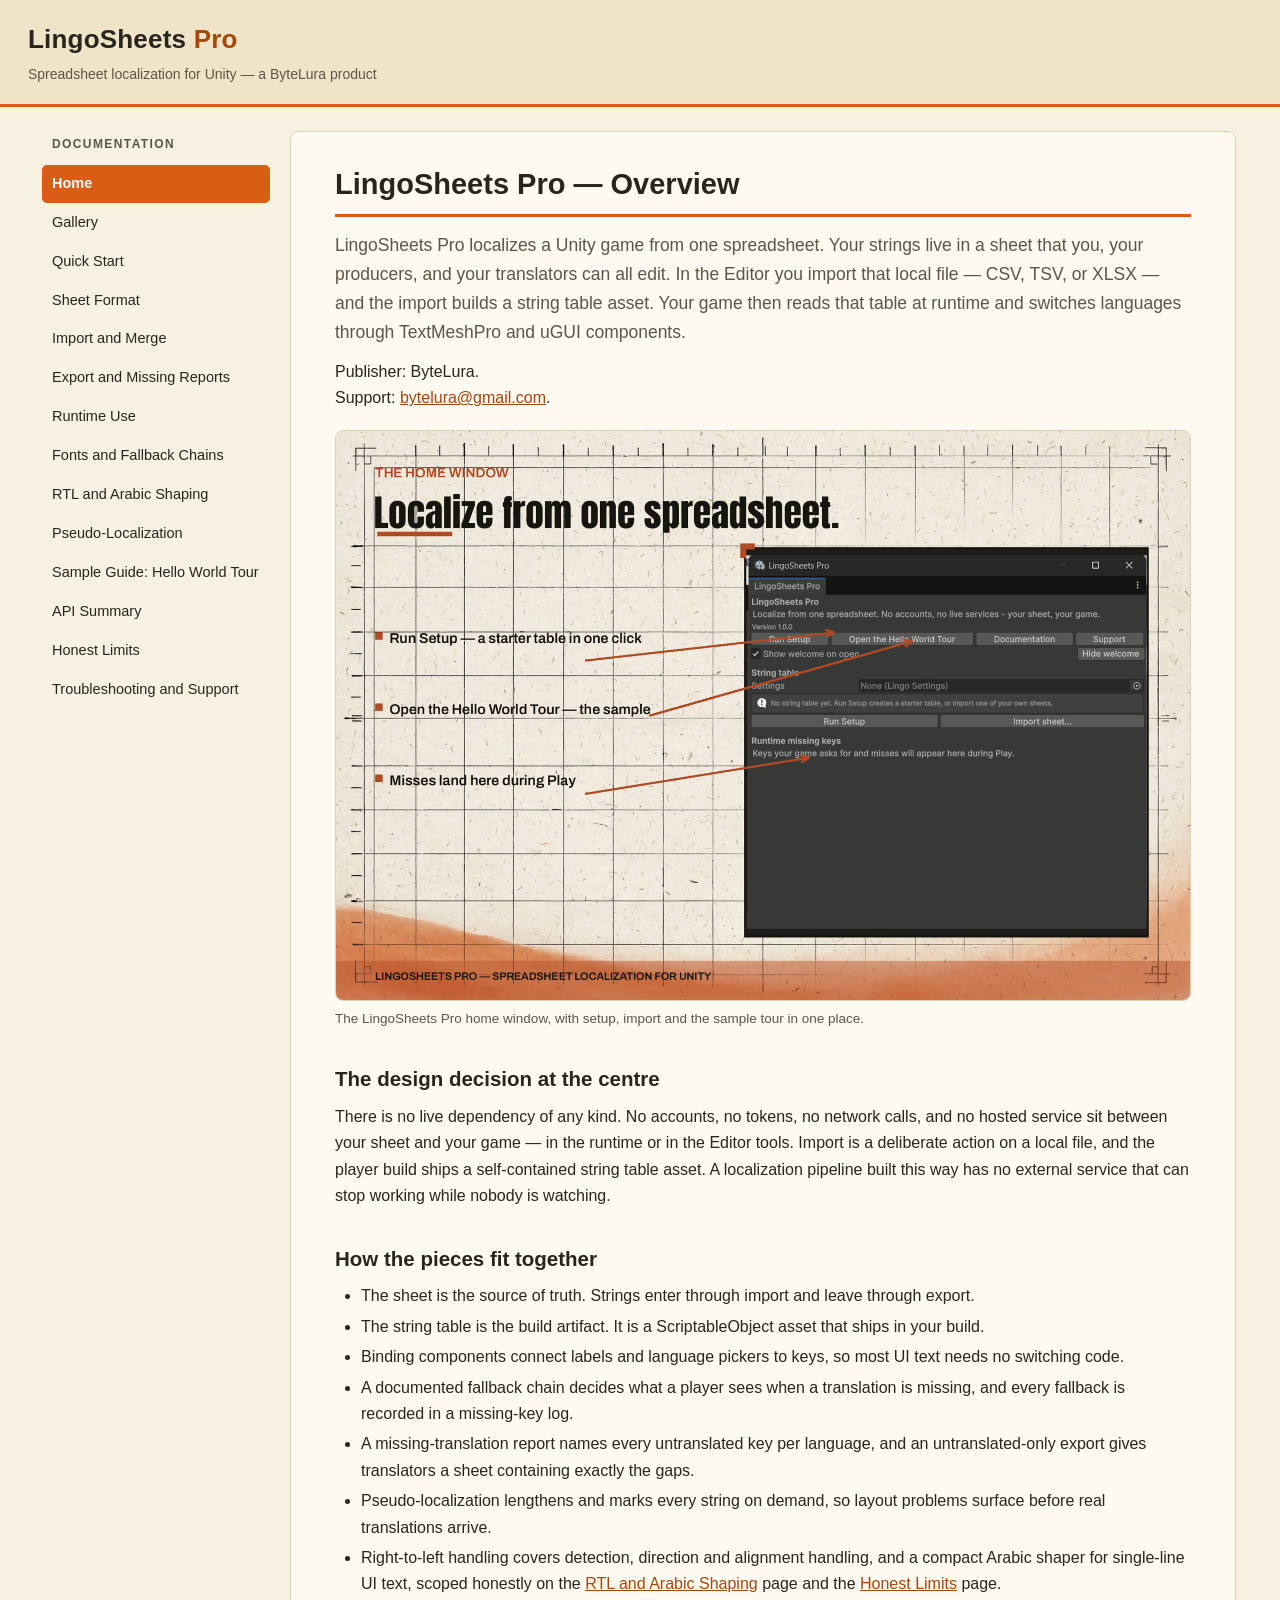
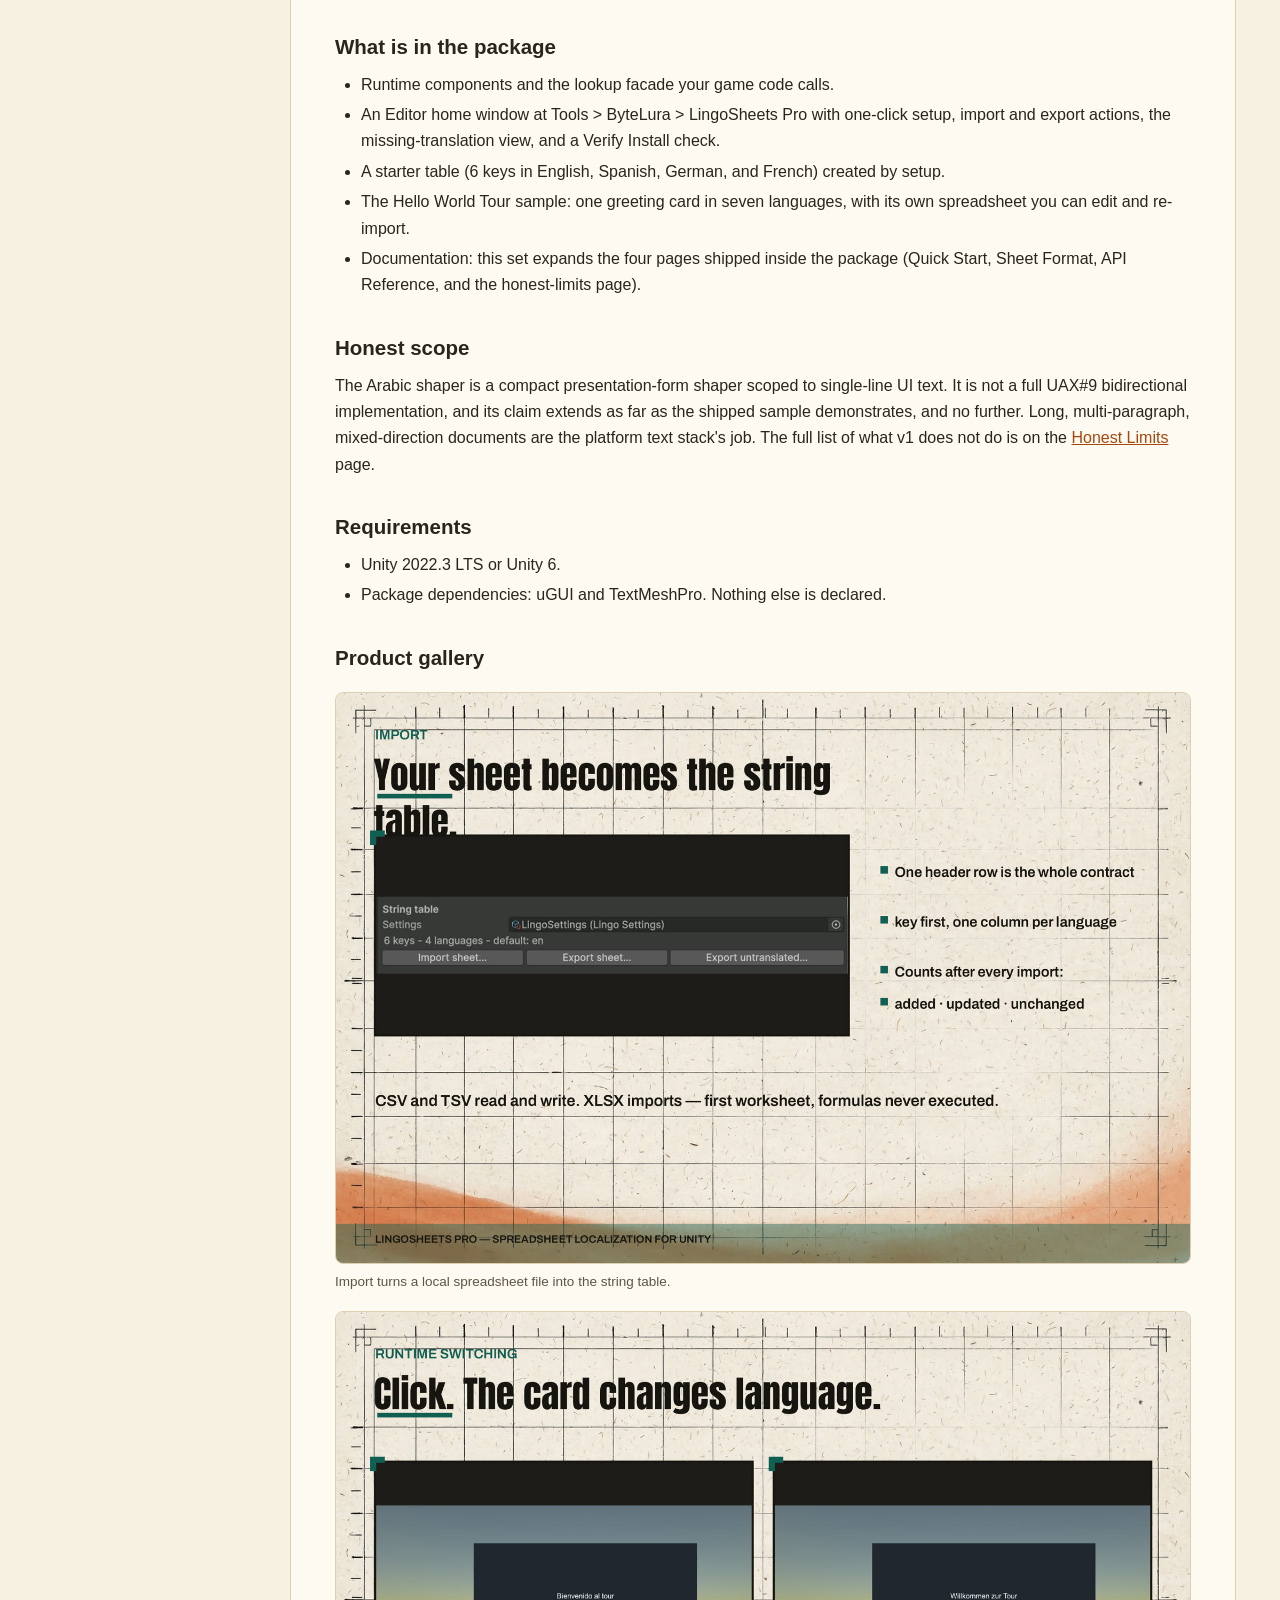
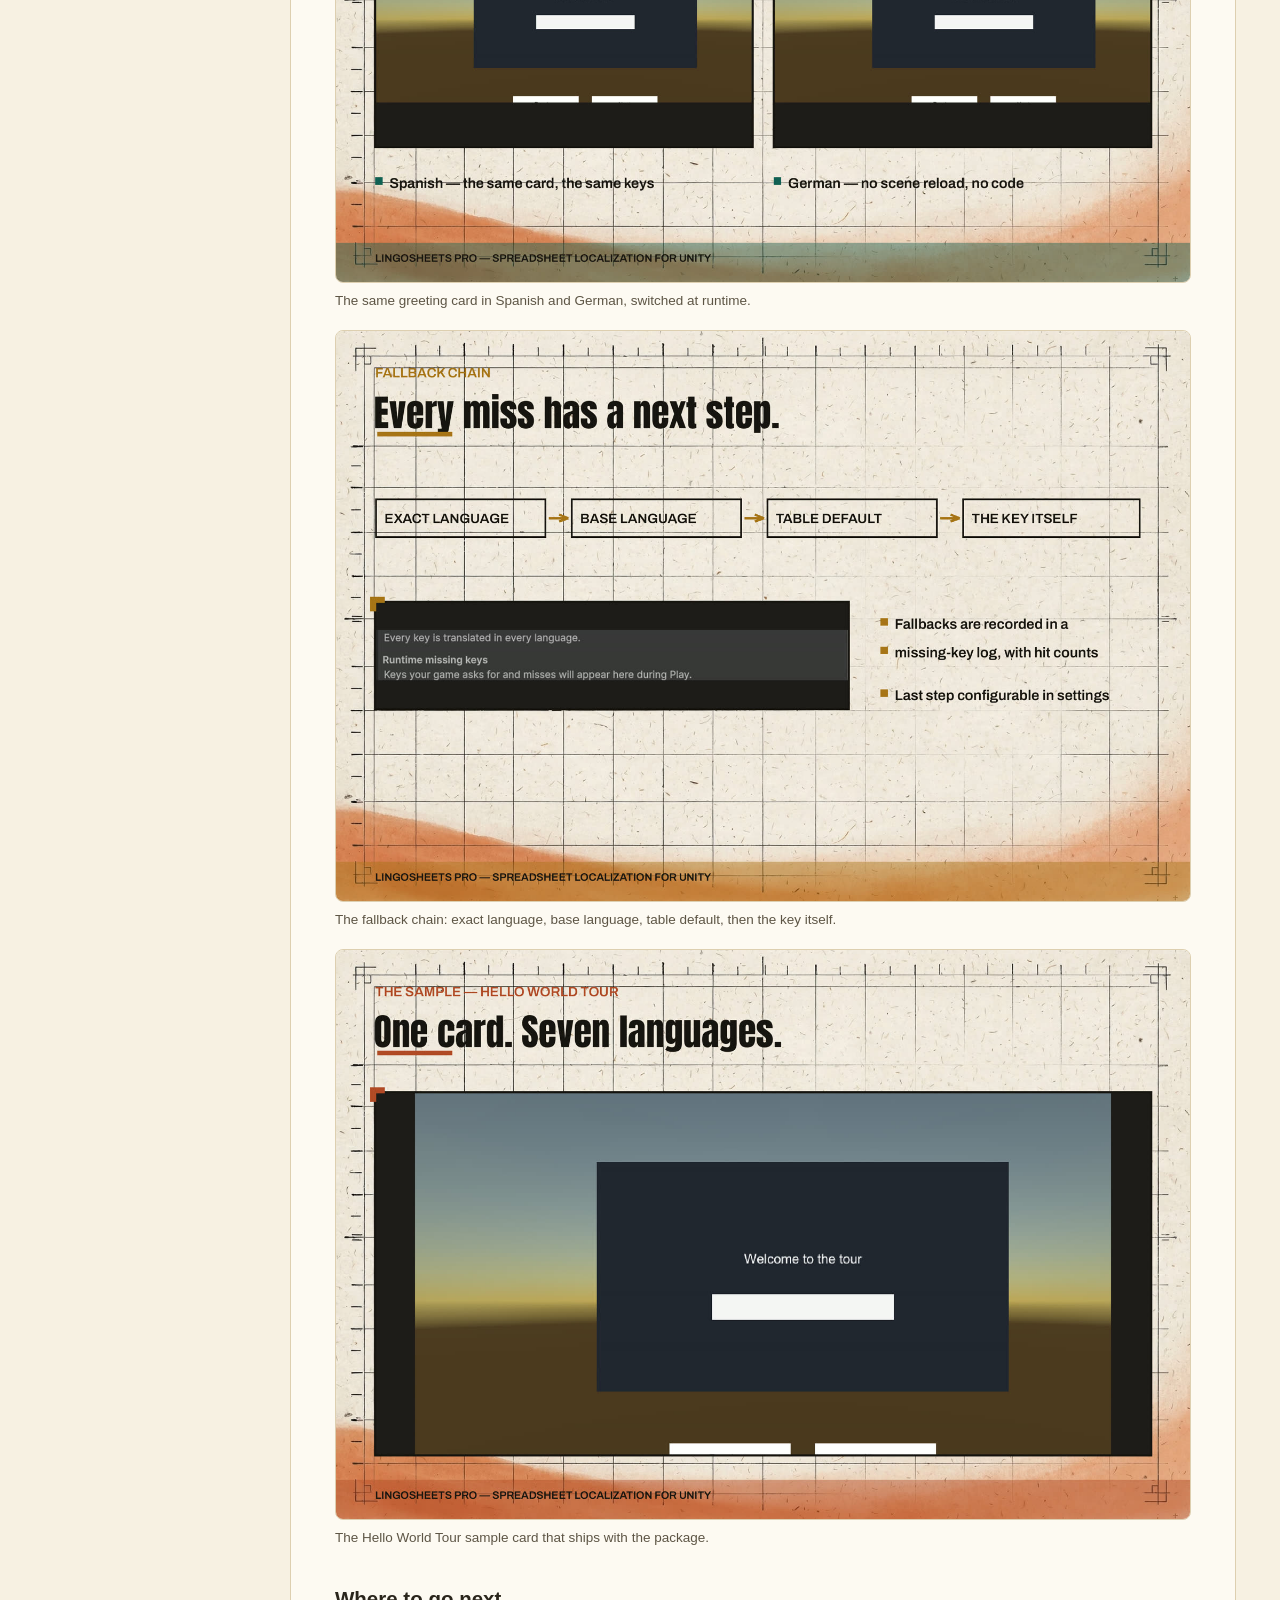
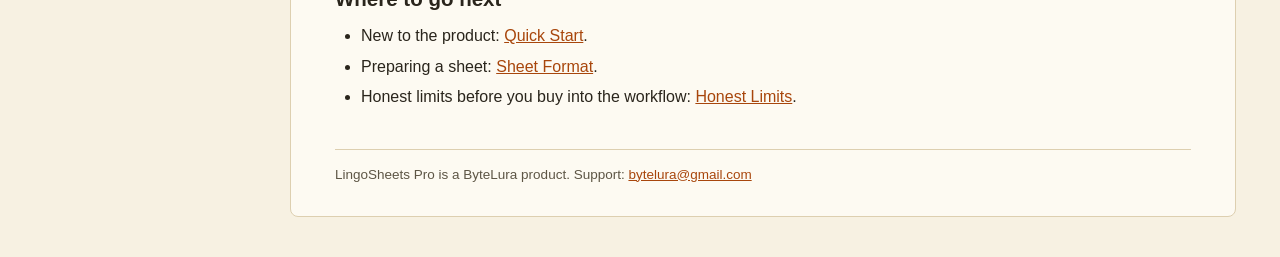
<file: index.html>
<!DOCTYPE html>
<html lang="en">
<head>
<meta charset="utf-8">
<meta name="viewport" content="width=device-width, initial-scale=1">
<title>Overview — LingoSheets Pro Documentation</title>
<link rel="stylesheet" href="style.css">
</head>
<body>
<header class="site-header">
<div class="site-title">LingoSheets <span>Pro</span></div>
<div class="site-tag">Spreadsheet localization for Unity — a ByteLura product</div>
</header>
<div class="layout">
<nav class="sidebar"><div class="nav-heading">Documentation</div><a href="index.html" class="active">Home</a><a href="gallery.html">Gallery</a><a href="quick-start.html">Quick Start</a><a href="sheet-format.html">Sheet Format</a><a href="import-and-merge.html">Import and Merge</a><a href="export-and-missing-reports.html">Export and Missing Reports</a><a href="runtime-use.html">Runtime Use</a><a href="fonts-and-fallback-chains.html">Fonts and Fallback Chains</a><a href="rtl-and-arabic-shaping.html">RTL and Arabic Shaping</a><a href="pseudo-localization.html">Pseudo-Localization</a><a href="sample-guide.html">Sample Guide: Hello World Tour</a><a href="api-summary.html">API Summary</a><a href="honest-limits.html">Honest Limits</a><a href="troubleshooting-and-support.html">Troubleshooting and Support</a></nav>
<main>
<h1>LingoSheets Pro — Overview</h1>
<p class="lede">LingoSheets Pro localizes a Unity game from one spreadsheet. Your strings live in a sheet that you, your producers, and your translators can all edit. In the Editor you import that local file — CSV, TSV, or XLSX — and the import builds a string table asset. Your game then reads that table at runtime and switches languages through TextMeshPro and uGUI components.</p>
<p>Publisher: ByteLura.<br>Support: <a href="mailto:bytelura@gmail.com">bytelura@gmail.com</a>.</p>
<figure class="doc-shot"><img class="doc-hero" src="images/hero.jpg" alt="LingoSheets Pro home window in the Unity Editor, showing Run Setup, the Hello World Tour, Documentation and Support actions"><figcaption>The LingoSheets Pro home window, with setup, import and the sample tour in one place.</figcaption></figure>

<h2>The design decision at the centre</h2>
<p>There is no live dependency of any kind. No accounts, no tokens, no network calls, and no hosted service sit between your sheet and your game — in the runtime or in the Editor tools. Import is a deliberate action on a local file, and the player build ships a self-contained string table asset. A localization pipeline built this way has no external service that can stop working while nobody is watching.</p>

<h2>How the pieces fit together</h2>
<ul>
<li>The sheet is the source of truth. Strings enter through import and leave through export.</li>
<li>The string table is the build artifact. It is a ScriptableObject asset that ships in your build.</li>
<li>Binding components connect labels and language pickers to keys, so most UI text needs no switching code.</li>
<li>A documented fallback chain decides what a player sees when a translation is missing, and every fallback is recorded in a missing-key log.</li>
<li>A missing-translation report names every untranslated key per language, and an untranslated-only export gives translators a sheet containing exactly the gaps.</li>
<li>Pseudo-localization lengthens and marks every string on demand, so layout problems surface before real translations arrive.</li>
<li>Right-to-left handling covers detection, direction and alignment handling, and a compact Arabic shaper for single-line UI text, scoped honestly on the <a href="rtl-and-arabic-shaping.html">RTL and Arabic Shaping</a> page and the <a href="honest-limits.html">Honest Limits</a> page.</li>
</ul>

<h2>What is in the package</h2>
<ul>
<li>Runtime components and the lookup facade your game code calls.</li>
<li>An Editor home window at Tools &gt; ByteLura &gt; LingoSheets Pro with one-click setup, import and export actions, the missing-translation view, and a Verify Install check.</li>
<li>A starter table (6 keys in English, Spanish, German, and French) created by setup.</li>
<li>The Hello World Tour sample: one greeting card in seven languages, with its own spreadsheet you can edit and re-import.</li>
<li>Documentation: this set expands the four pages shipped inside the package (Quick Start, Sheet Format, API Reference, and the honest-limits page).</li>
</ul>

<h2>Honest scope</h2>
<p>The Arabic shaper is a compact presentation-form shaper scoped to single-line UI text. It is not a full UAX#9 bidirectional implementation, and its claim extends as far as the shipped sample demonstrates, and no further. Long, multi-paragraph, mixed-direction documents are the platform text stack's job. The full list of what v1 does not do is on the <a href="honest-limits.html">Honest Limits</a> page.</p>

<h2>Requirements</h2>
<ul>
<li>Unity 2022.3 LTS or Unity 6.</li>
<li>Package dependencies: uGUI and TextMeshPro. Nothing else is declared.</li>
</ul>

<h2>Product gallery</h2>
<figure class="doc-shot"><img src="images/import.jpg" alt="String table panel showing Import sheet, Export sheet and Export untranslated actions, with a count of keys and languages"><figcaption>Import turns a local spreadsheet file into the string table.</figcaption></figure>
<figure class="doc-shot"><img src="images/language-switching.jpg" alt="Hello World Tour greeting card shown in Spanish and German after a runtime language switch"><figcaption>The same greeting card in Spanish and German, switched at runtime.</figcaption></figure>
<figure class="doc-shot"><img src="images/fallback-chain.jpg" alt="Fallback chain steps from the exact language through the base language and the table default to the key itself"><figcaption>The fallback chain: exact language, base language, table default, then the key itself.</figcaption></figure>
<figure class="doc-shot"><img src="images/sample-tour.jpg" alt="Hello World Tour sample card displaying the welcome greeting in the Unity Editor"><figcaption>The Hello World Tour sample card that ships with the package.</figcaption></figure>

<h2>Where to go next</h2>
<ul>
<li>New to the product: <a href="quick-start.html">Quick Start</a>.</li>
<li>Preparing a sheet: <a href="sheet-format.html">Sheet Format</a>.</li>
<li>Honest limits before you buy into the workflow: <a href="honest-limits.html">Honest Limits</a>.</li>
</ul>
<footer class="page-footer">LingoSheets Pro is a ByteLura product. Support: <a href="mailto:bytelura@gmail.com">bytelura@gmail.com</a></footer>
</main>
</div>
</body>
</html>
</file>
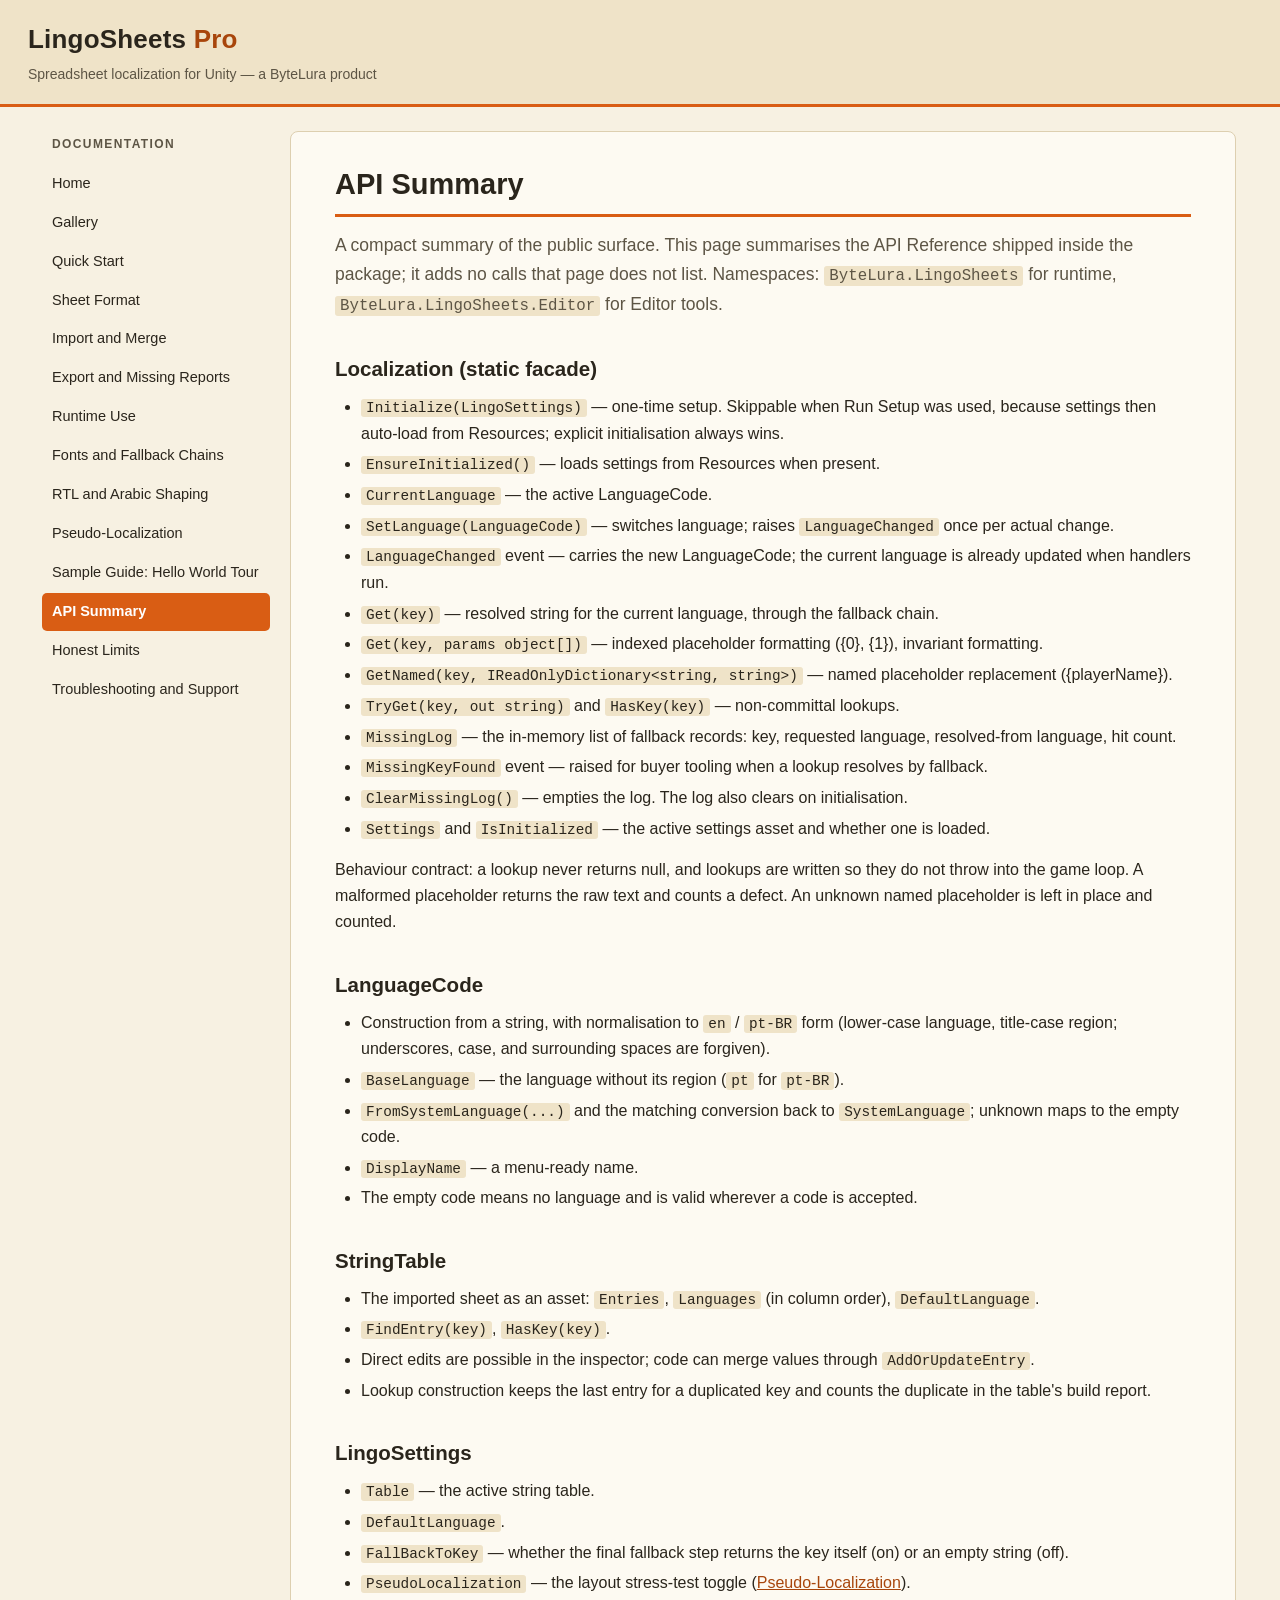
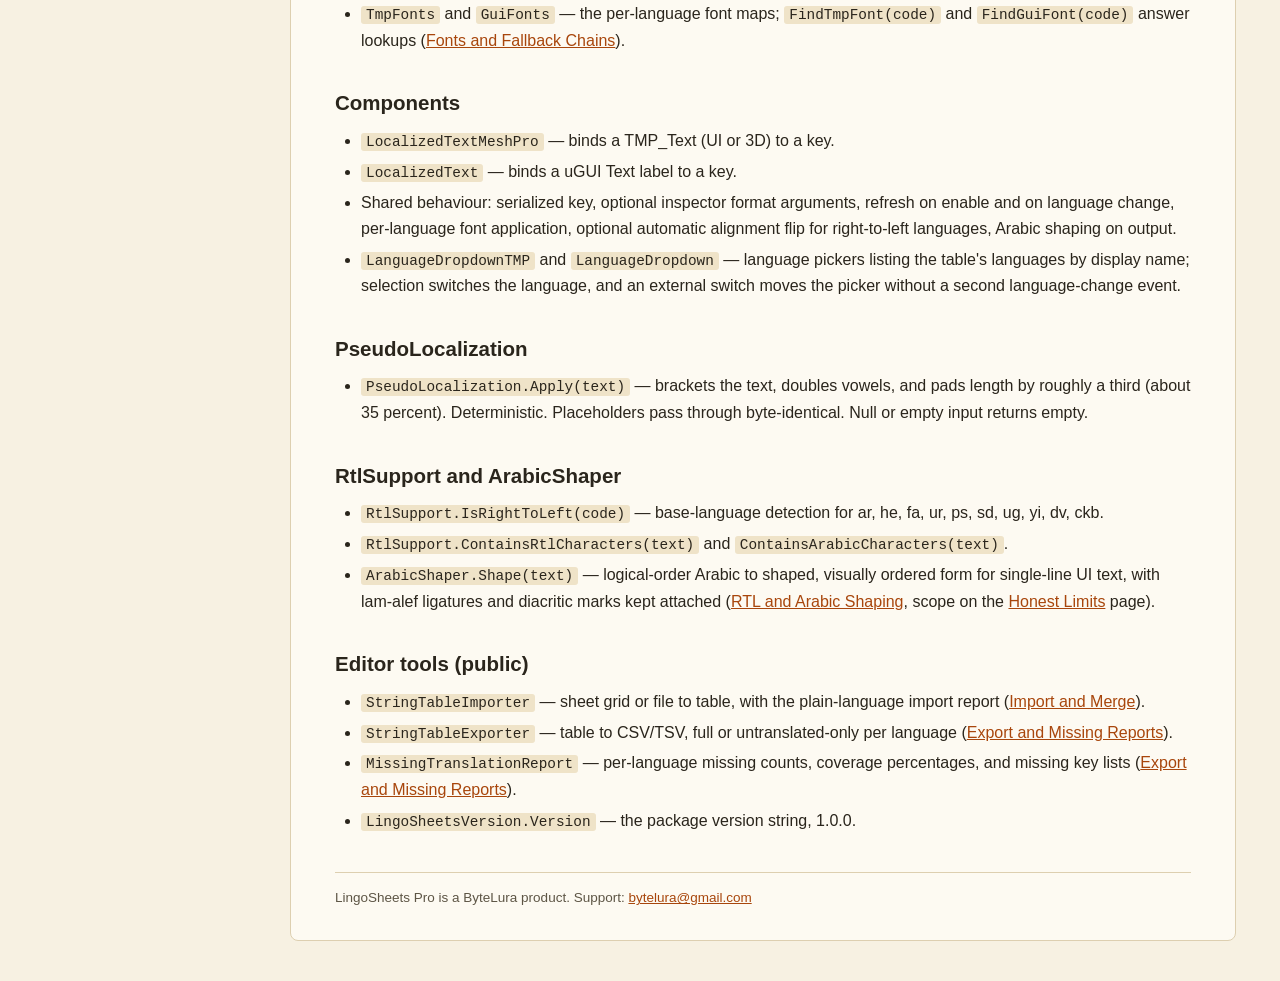
<file: api-summary.html>
<!DOCTYPE html>
<html lang="en">
<head>
<meta charset="utf-8">
<meta name="viewport" content="width=device-width, initial-scale=1">
<title>API Summary — LingoSheets Pro Documentation</title>
<link rel="stylesheet" href="style.css">
</head>
<body>
<header class="site-header">
<div class="site-title">LingoSheets <span>Pro</span></div>
<div class="site-tag">Spreadsheet localization for Unity — a ByteLura product</div>
</header>
<div class="layout">
<nav class="sidebar"><div class="nav-heading">Documentation</div><a href="index.html">Home</a><a href="gallery.html">Gallery</a><a href="quick-start.html">Quick Start</a><a href="sheet-format.html">Sheet Format</a><a href="import-and-merge.html">Import and Merge</a><a href="export-and-missing-reports.html">Export and Missing Reports</a><a href="runtime-use.html">Runtime Use</a><a href="fonts-and-fallback-chains.html">Fonts and Fallback Chains</a><a href="rtl-and-arabic-shaping.html">RTL and Arabic Shaping</a><a href="pseudo-localization.html">Pseudo-Localization</a><a href="sample-guide.html">Sample Guide: Hello World Tour</a><a href="api-summary.html" class="active">API Summary</a><a href="honest-limits.html">Honest Limits</a><a href="troubleshooting-and-support.html">Troubleshooting and Support</a></nav>
<main>
<h1>API Summary</h1>
<p class="lede">A compact summary of the public surface. This page summarises the API Reference shipped inside the package; it adds no calls that page does not list. Namespaces: <code>ByteLura.LingoSheets</code> for runtime, <code>ByteLura.LingoSheets.Editor</code> for Editor tools.</p>

<h2>Localization (static facade)</h2>
<ul>
<li><code>Initialize(LingoSettings)</code> — one-time setup. Skippable when Run Setup was used, because settings then auto-load from Resources; explicit initialisation always wins.</li>
<li><code>EnsureInitialized()</code> — loads settings from Resources when present.</li>
<li><code>CurrentLanguage</code> — the active LanguageCode.</li>
<li><code>SetLanguage(LanguageCode)</code> — switches language; raises <code>LanguageChanged</code> once per actual change.</li>
<li><code>LanguageChanged</code> event — carries the new LanguageCode; the current language is already updated when handlers run.</li>
<li><code>Get(key)</code> — resolved string for the current language, through the fallback chain.</li>
<li><code>Get(key, params object[])</code> — indexed placeholder formatting ({0}, {1}), invariant formatting.</li>
<li><code>GetNamed(key, IReadOnlyDictionary&lt;string, string&gt;)</code> — named placeholder replacement ({playerName}).</li>
<li><code>TryGet(key, out string)</code> and <code>HasKey(key)</code> — non-committal lookups.</li>
<li><code>MissingLog</code> — the in-memory list of fallback records: key, requested language, resolved-from language, hit count.</li>
<li><code>MissingKeyFound</code> event — raised for buyer tooling when a lookup resolves by fallback.</li>
<li><code>ClearMissingLog()</code> — empties the log. The log also clears on initialisation.</li>
<li><code>Settings</code> and <code>IsInitialized</code> — the active settings asset and whether one is loaded.</li>
</ul>
<p>Behaviour contract: a lookup never returns null, and lookups are written so they do not throw into the game loop. A malformed placeholder returns the raw text and counts a defect. An unknown named placeholder is left in place and counted.</p>

<h2>LanguageCode</h2>
<ul>
<li>Construction from a string, with normalisation to <code>en</code> / <code>pt-BR</code> form (lower-case language, title-case region; underscores, case, and surrounding spaces are forgiven).</li>
<li><code>BaseLanguage</code> — the language without its region (<code>pt</code> for <code>pt-BR</code>).</li>
<li><code>FromSystemLanguage(...)</code> and the matching conversion back to <code>SystemLanguage</code>; unknown maps to the empty code.</li>
<li><code>DisplayName</code> — a menu-ready name.</li>
<li>The empty code means no language and is valid wherever a code is accepted.</li>
</ul>

<h2>StringTable</h2>
<ul>
<li>The imported sheet as an asset: <code>Entries</code>, <code>Languages</code> (in column order), <code>DefaultLanguage</code>.</li>
<li><code>FindEntry(key)</code>, <code>HasKey(key)</code>.</li>
<li>Direct edits are possible in the inspector; code can merge values through <code>AddOrUpdateEntry</code>.</li>
<li>Lookup construction keeps the last entry for a duplicated key and counts the duplicate in the table's build report.</li>
</ul>

<h2>LingoSettings</h2>
<ul>
<li><code>Table</code> — the active string table.</li>
<li><code>DefaultLanguage</code>.</li>
<li><code>FallBackToKey</code> — whether the final fallback step returns the key itself (on) or an empty string (off).</li>
<li><code>PseudoLocalization</code> — the layout stress-test toggle (<a href="pseudo-localization.html">Pseudo-Localization</a>).</li>
<li><code>TmpFonts</code> and <code>GuiFonts</code> — the per-language font maps; <code>FindTmpFont(code)</code> and <code>FindGuiFont(code)</code> answer lookups (<a href="fonts-and-fallback-chains.html">Fonts and Fallback Chains</a>).</li>
</ul>

<h2>Components</h2>
<ul>
<li><code>LocalizedTextMeshPro</code> — binds a TMP_Text (UI or 3D) to a key.</li>
<li><code>LocalizedText</code> — binds a uGUI Text label to a key.</li>
<li>Shared behaviour: serialized key, optional inspector format arguments, refresh on enable and on language change, per-language font application, optional automatic alignment flip for right-to-left languages, Arabic shaping on output.</li>
<li><code>LanguageDropdownTMP</code> and <code>LanguageDropdown</code> — language pickers listing the table's languages by display name; selection switches the language, and an external switch moves the picker without a second language-change event.</li>
</ul>

<h2>PseudoLocalization</h2>
<ul>
<li><code>PseudoLocalization.Apply(text)</code> — brackets the text, doubles vowels, and pads length by roughly a third (about 35 percent). Deterministic. Placeholders pass through byte-identical. Null or empty input returns empty.</li>
</ul>

<h2>RtlSupport and ArabicShaper</h2>
<ul>
<li><code>RtlSupport.IsRightToLeft(code)</code> — base-language detection for ar, he, fa, ur, ps, sd, ug, yi, dv, ckb.</li>
<li><code>RtlSupport.ContainsRtlCharacters(text)</code> and <code>ContainsArabicCharacters(text)</code>.</li>
<li><code>ArabicShaper.Shape(text)</code> — logical-order Arabic to shaped, visually ordered form for single-line UI text, with lam-alef ligatures and diacritic marks kept attached (<a href="rtl-and-arabic-shaping.html">RTL and Arabic Shaping</a>, scope on the <a href="honest-limits.html">Honest Limits</a> page).</li>
</ul>

<h2>Editor tools (public)</h2>
<ul>
<li><code>StringTableImporter</code> — sheet grid or file to table, with the plain-language import report (<a href="import-and-merge.html">Import and Merge</a>).</li>
<li><code>StringTableExporter</code> — table to CSV/TSV, full or untranslated-only per language (<a href="export-and-missing-reports.html">Export and Missing Reports</a>).</li>
<li><code>MissingTranslationReport</code> — per-language missing counts, coverage percentages, and missing key lists (<a href="export-and-missing-reports.html">Export and Missing Reports</a>).</li>
<li><code>LingoSheetsVersion.Version</code> — the package version string, 1.0.0.</li>
</ul>
<footer class="page-footer">LingoSheets Pro is a ByteLura product. Support: <a href="mailto:bytelura@gmail.com">bytelura@gmail.com</a></footer>
</main>
</div>
</body>
</html>
</file>
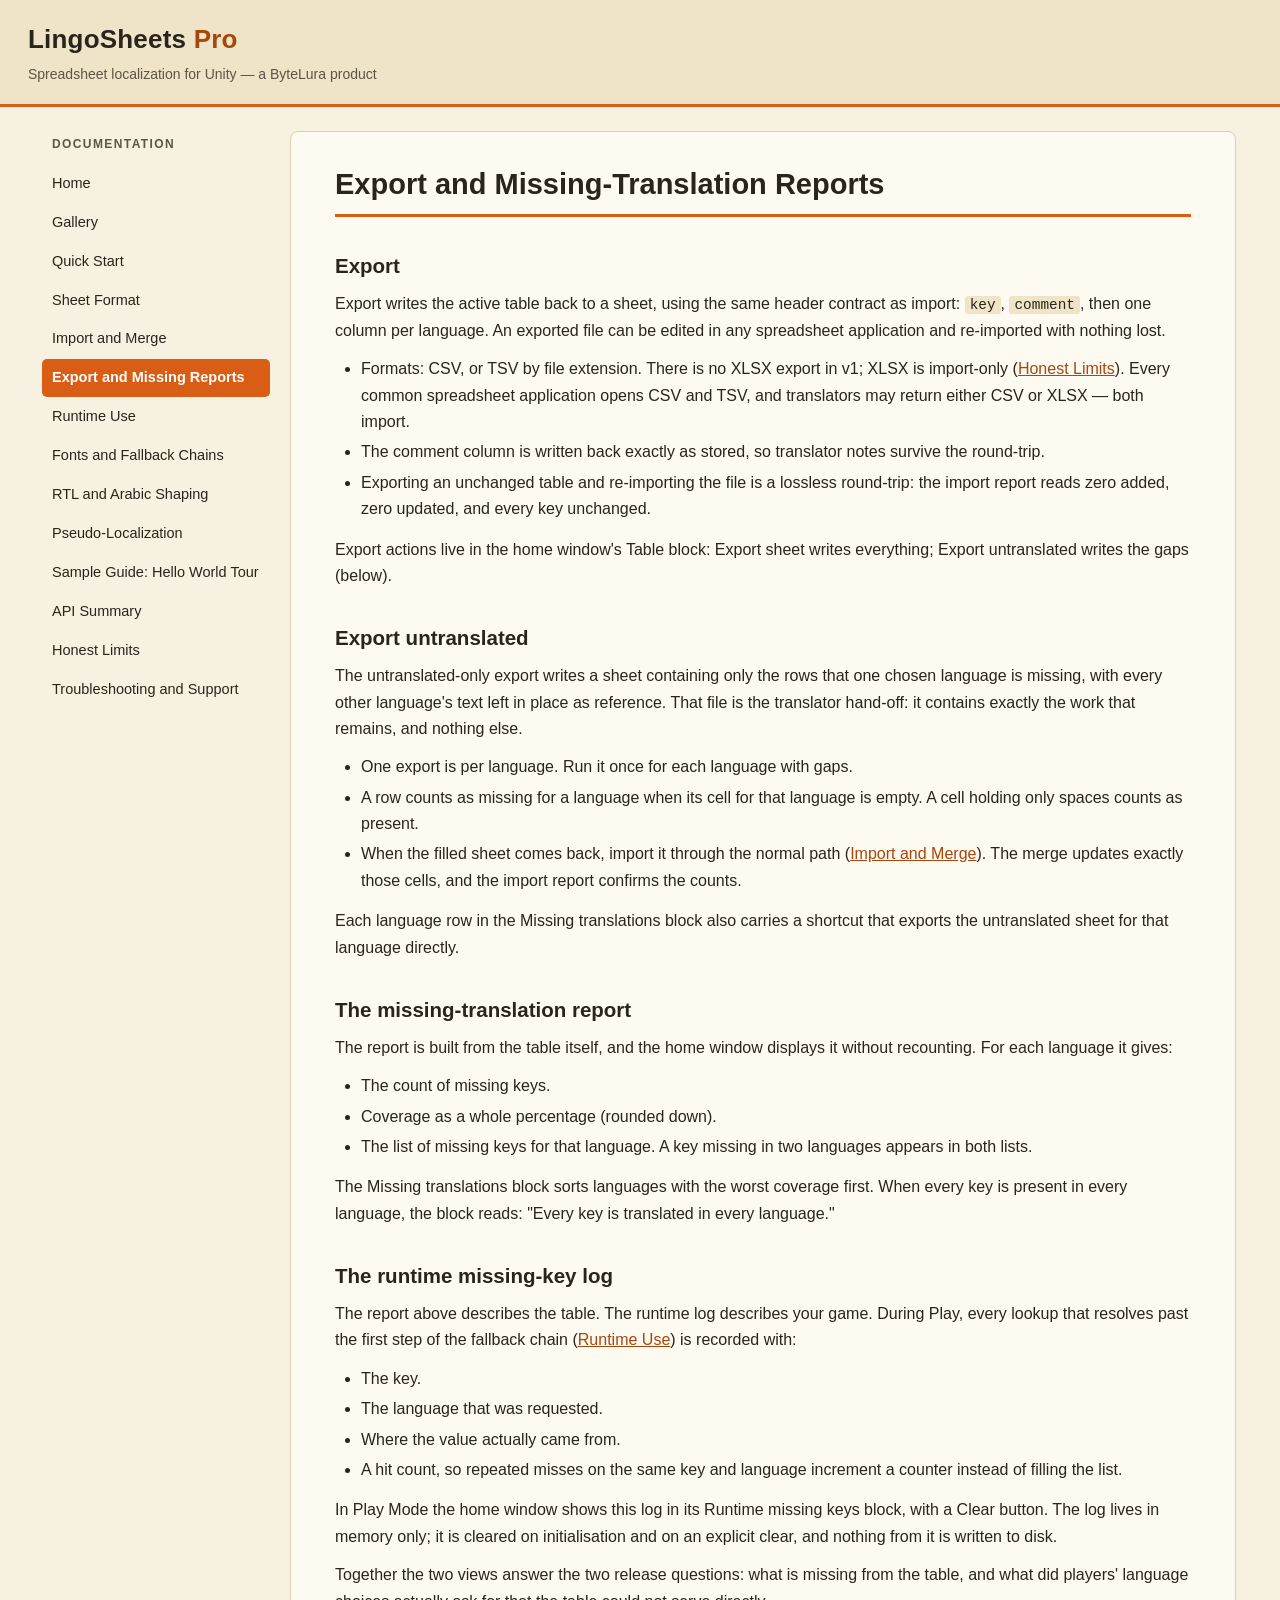
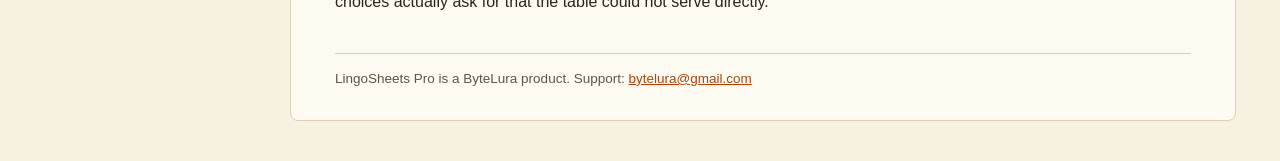
<file: export-and-missing-reports.html>
<!DOCTYPE html>
<html lang="en">
<head>
<meta charset="utf-8">
<meta name="viewport" content="width=device-width, initial-scale=1">
<title>Export and Missing Reports — LingoSheets Pro Documentation</title>
<link rel="stylesheet" href="style.css">
</head>
<body>
<header class="site-header">
<div class="site-title">LingoSheets <span>Pro</span></div>
<div class="site-tag">Spreadsheet localization for Unity — a ByteLura product</div>
</header>
<div class="layout">
<nav class="sidebar"><div class="nav-heading">Documentation</div><a href="index.html">Home</a><a href="gallery.html">Gallery</a><a href="quick-start.html">Quick Start</a><a href="sheet-format.html">Sheet Format</a><a href="import-and-merge.html">Import and Merge</a><a href="export-and-missing-reports.html" class="active">Export and Missing Reports</a><a href="runtime-use.html">Runtime Use</a><a href="fonts-and-fallback-chains.html">Fonts and Fallback Chains</a><a href="rtl-and-arabic-shaping.html">RTL and Arabic Shaping</a><a href="pseudo-localization.html">Pseudo-Localization</a><a href="sample-guide.html">Sample Guide: Hello World Tour</a><a href="api-summary.html">API Summary</a><a href="honest-limits.html">Honest Limits</a><a href="troubleshooting-and-support.html">Troubleshooting and Support</a></nav>
<main>
<h1>Export and Missing-Translation Reports</h1>

<h2>Export</h2>
<p>Export writes the active table back to a sheet, using the same header contract as import: <code>key</code>, <code>comment</code>, then one column per language. An exported file can be edited in any spreadsheet application and re-imported with nothing lost.</p>
<ul>
<li>Formats: CSV, or TSV by file extension. There is no XLSX export in v1; XLSX is import-only (<a href="honest-limits.html">Honest Limits</a>). Every common spreadsheet application opens CSV and TSV, and translators may return either CSV or XLSX — both import.</li>
<li>The comment column is written back exactly as stored, so translator notes survive the round-trip.</li>
<li>Exporting an unchanged table and re-importing the file is a lossless round-trip: the import report reads zero added, zero updated, and every key unchanged.</li>
</ul>
<p>Export actions live in the home window's Table block: Export sheet writes everything; Export untranslated writes the gaps (below).</p>

<h2>Export untranslated</h2>
<p>The untranslated-only export writes a sheet containing only the rows that one chosen language is missing, with every other language's text left in place as reference. That file is the translator hand-off: it contains exactly the work that remains, and nothing else.</p>
<ul>
<li>One export is per language. Run it once for each language with gaps.</li>
<li>A row counts as missing for a language when its cell for that language is empty. A cell holding only spaces counts as present.</li>
<li>When the filled sheet comes back, import it through the normal path (<a href="import-and-merge.html">Import and Merge</a>). The merge updates exactly those cells, and the import report confirms the counts.</li>
</ul>
<p>Each language row in the Missing translations block also carries a shortcut that exports the untranslated sheet for that language directly.</p>

<h2>The missing-translation report</h2>
<p>The report is built from the table itself, and the home window displays it without recounting. For each language it gives:</p>
<ul>
<li>The count of missing keys.</li>
<li>Coverage as a whole percentage (rounded down).</li>
<li>The list of missing keys for that language. A key missing in two languages appears in both lists.</li>
</ul>
<p>The Missing translations block sorts languages with the worst coverage first. When every key is present in every language, the block reads: "Every key is translated in every language."</p>

<h2>The runtime missing-key log</h2>
<p>The report above describes the table. The runtime log describes your game. During Play, every lookup that resolves past the first step of the fallback chain (<a href="runtime-use.html">Runtime Use</a>) is recorded with:</p>
<ul>
<li>The key.</li>
<li>The language that was requested.</li>
<li>Where the value actually came from.</li>
<li>A hit count, so repeated misses on the same key and language increment a counter instead of filling the list.</li>
</ul>
<p>In Play Mode the home window shows this log in its Runtime missing keys block, with a Clear button. The log lives in memory only; it is cleared on initialisation and on an explicit clear, and nothing from it is written to disk.</p>
<p>Together the two views answer the two release questions: what is missing from the table, and what did players' language choices actually ask for that the table could not serve directly.</p>
<footer class="page-footer">LingoSheets Pro is a ByteLura product. Support: <a href="mailto:bytelura@gmail.com">bytelura@gmail.com</a></footer>
</main>
</div>
</body>
</html>
</file>
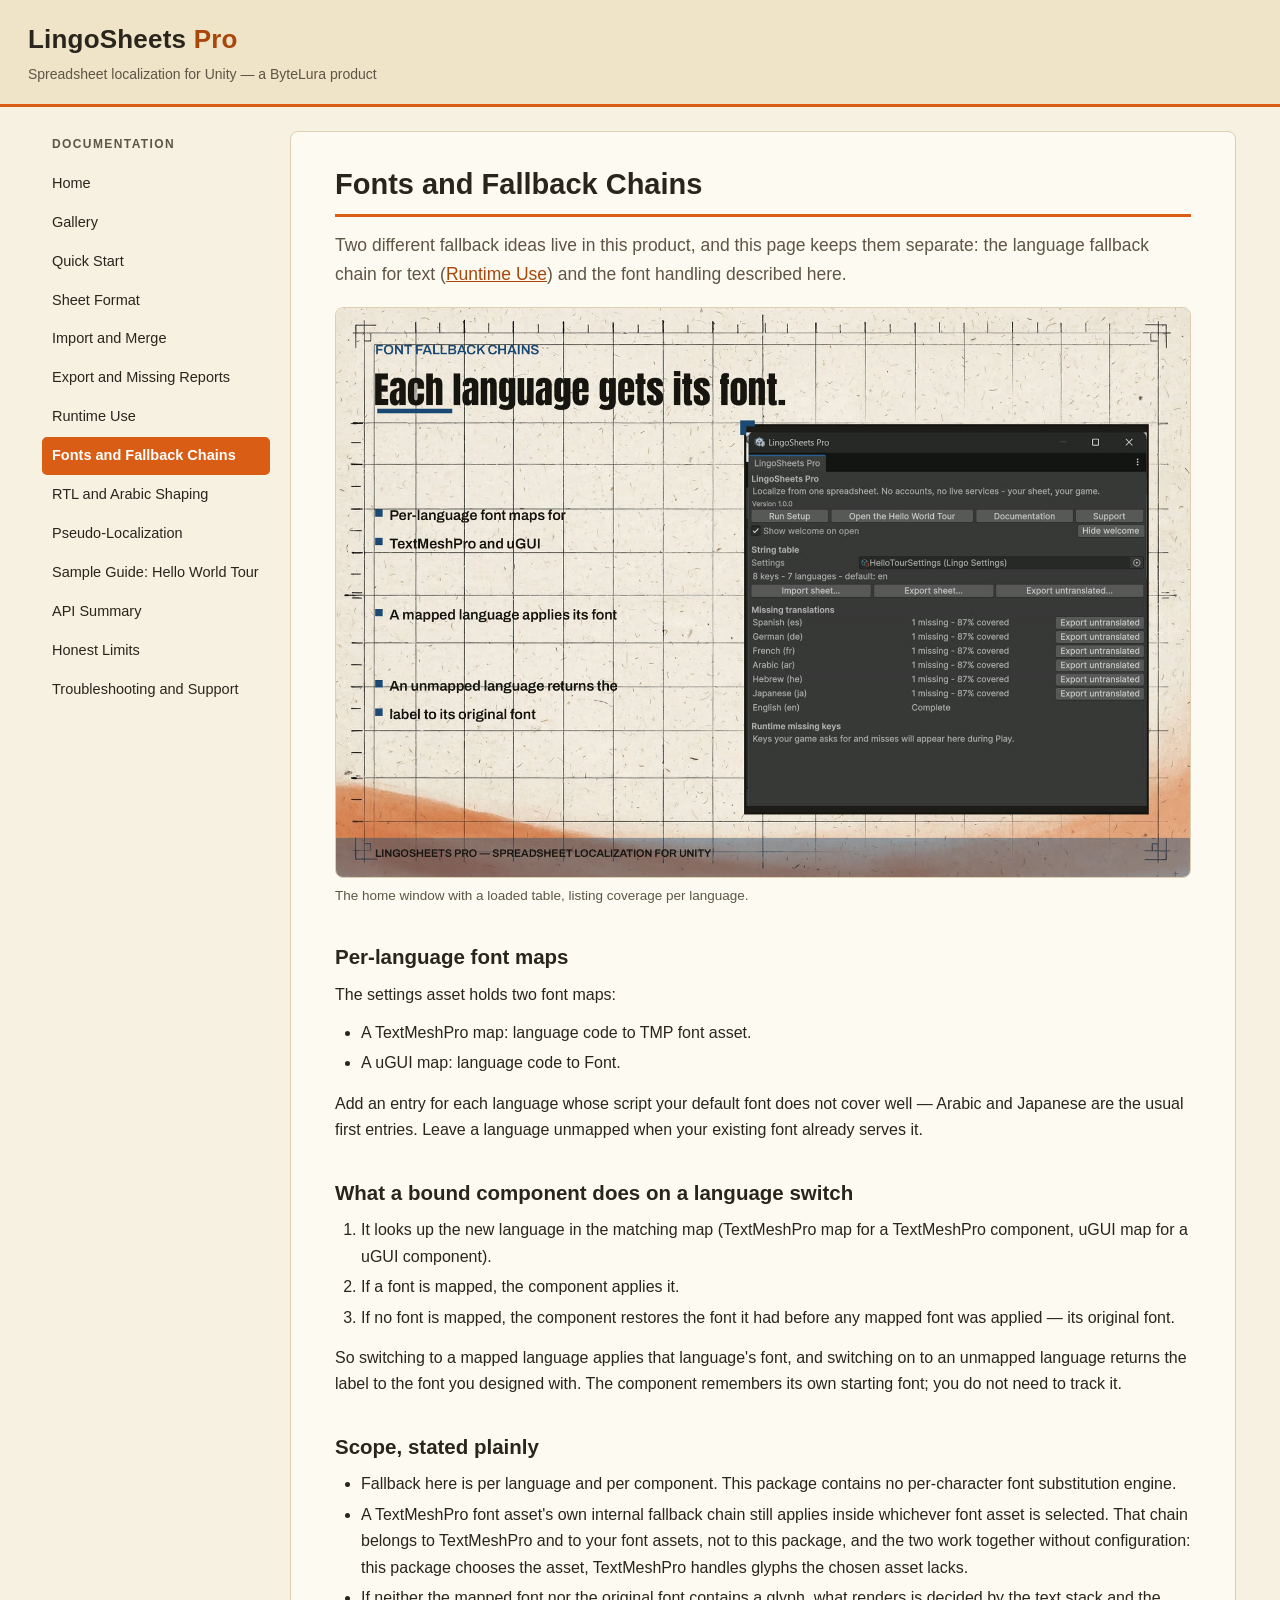
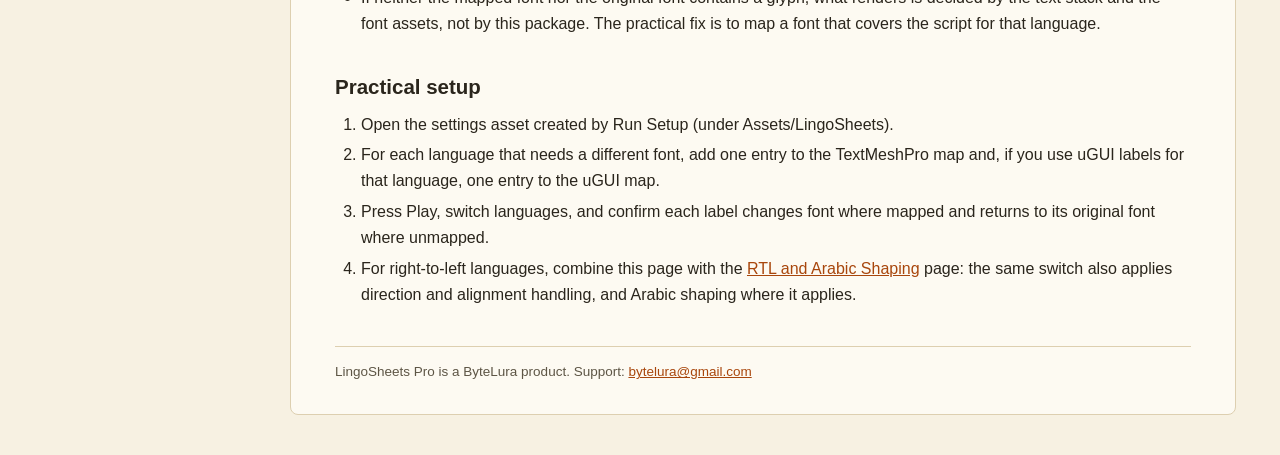
<file: fonts-and-fallback-chains.html>
<!DOCTYPE html>
<html lang="en">
<head>
<meta charset="utf-8">
<meta name="viewport" content="width=device-width, initial-scale=1">
<title>Fonts and Fallback Chains — LingoSheets Pro Documentation</title>
<link rel="stylesheet" href="style.css">
</head>
<body>
<header class="site-header">
<div class="site-title">LingoSheets <span>Pro</span></div>
<div class="site-tag">Spreadsheet localization for Unity — a ByteLura product</div>
</header>
<div class="layout">
<nav class="sidebar"><div class="nav-heading">Documentation</div><a href="index.html">Home</a><a href="gallery.html">Gallery</a><a href="quick-start.html">Quick Start</a><a href="sheet-format.html">Sheet Format</a><a href="import-and-merge.html">Import and Merge</a><a href="export-and-missing-reports.html">Export and Missing Reports</a><a href="runtime-use.html">Runtime Use</a><a href="fonts-and-fallback-chains.html" class="active">Fonts and Fallback Chains</a><a href="rtl-and-arabic-shaping.html">RTL and Arabic Shaping</a><a href="pseudo-localization.html">Pseudo-Localization</a><a href="sample-guide.html">Sample Guide: Hello World Tour</a><a href="api-summary.html">API Summary</a><a href="honest-limits.html">Honest Limits</a><a href="troubleshooting-and-support.html">Troubleshooting and Support</a></nav>
<main>
<h1>Fonts and Fallback Chains</h1>
<p class="lede">Two different fallback ideas live in this product, and this page keeps them separate: the language fallback chain for text (<a href="runtime-use.html">Runtime Use</a>) and the font handling described here.</p>
<figure class="doc-shot"><img src="images/fonts.jpg" alt="LingoSheets Pro home window with a loaded string table, listing translation coverage for each language"><figcaption>The home window with a loaded table, listing coverage per language.</figcaption></figure>

<h2>Per-language font maps</h2>
<p>The settings asset holds two font maps:</p>
<ul>
<li>A TextMeshPro map: language code to TMP font asset.</li>
<li>A uGUI map: language code to Font.</li>
</ul>
<p>Add an entry for each language whose script your default font does not cover well — Arabic and Japanese are the usual first entries. Leave a language unmapped when your existing font already serves it.</p>

<h2>What a bound component does on a language switch</h2>
<ol>
<li>It looks up the new language in the matching map (TextMeshPro map for a TextMeshPro component, uGUI map for a uGUI component).</li>
<li>If a font is mapped, the component applies it.</li>
<li>If no font is mapped, the component restores the font it had before any mapped font was applied — its original font.</li>
</ol>
<p>So switching to a mapped language applies that language's font, and switching on to an unmapped language returns the label to the font you designed with. The component remembers its own starting font; you do not need to track it.</p>

<h2>Scope, stated plainly</h2>
<ul>
<li>Fallback here is per language and per component. This package contains no per-character font substitution engine.</li>
<li>A TextMeshPro font asset's own internal fallback chain still applies inside whichever font asset is selected. That chain belongs to TextMeshPro and to your font assets, not to this package, and the two work together without configuration: this package chooses the asset, TextMeshPro handles glyphs the chosen asset lacks.</li>
<li>If neither the mapped font nor the original font contains a glyph, what renders is decided by the text stack and the font assets, not by this package. The practical fix is to map a font that covers the script for that language.</li>
</ul>

<h2>Practical setup</h2>
<ol>
<li>Open the settings asset created by Run Setup (under Assets/LingoSheets).</li>
<li>For each language that needs a different font, add one entry to the TextMeshPro map and, if you use uGUI labels for that language, one entry to the uGUI map.</li>
<li>Press Play, switch languages, and confirm each label changes font where mapped and returns to its original font where unmapped.</li>
<li>For right-to-left languages, combine this page with the <a href="rtl-and-arabic-shaping.html">RTL and Arabic Shaping</a> page: the same switch also applies direction and alignment handling, and Arabic shaping where it applies.</li>
</ol>
<footer class="page-footer">LingoSheets Pro is a ByteLura product. Support: <a href="mailto:bytelura@gmail.com">bytelura@gmail.com</a></footer>
</main>
</div>
</body>
</html>
</file>
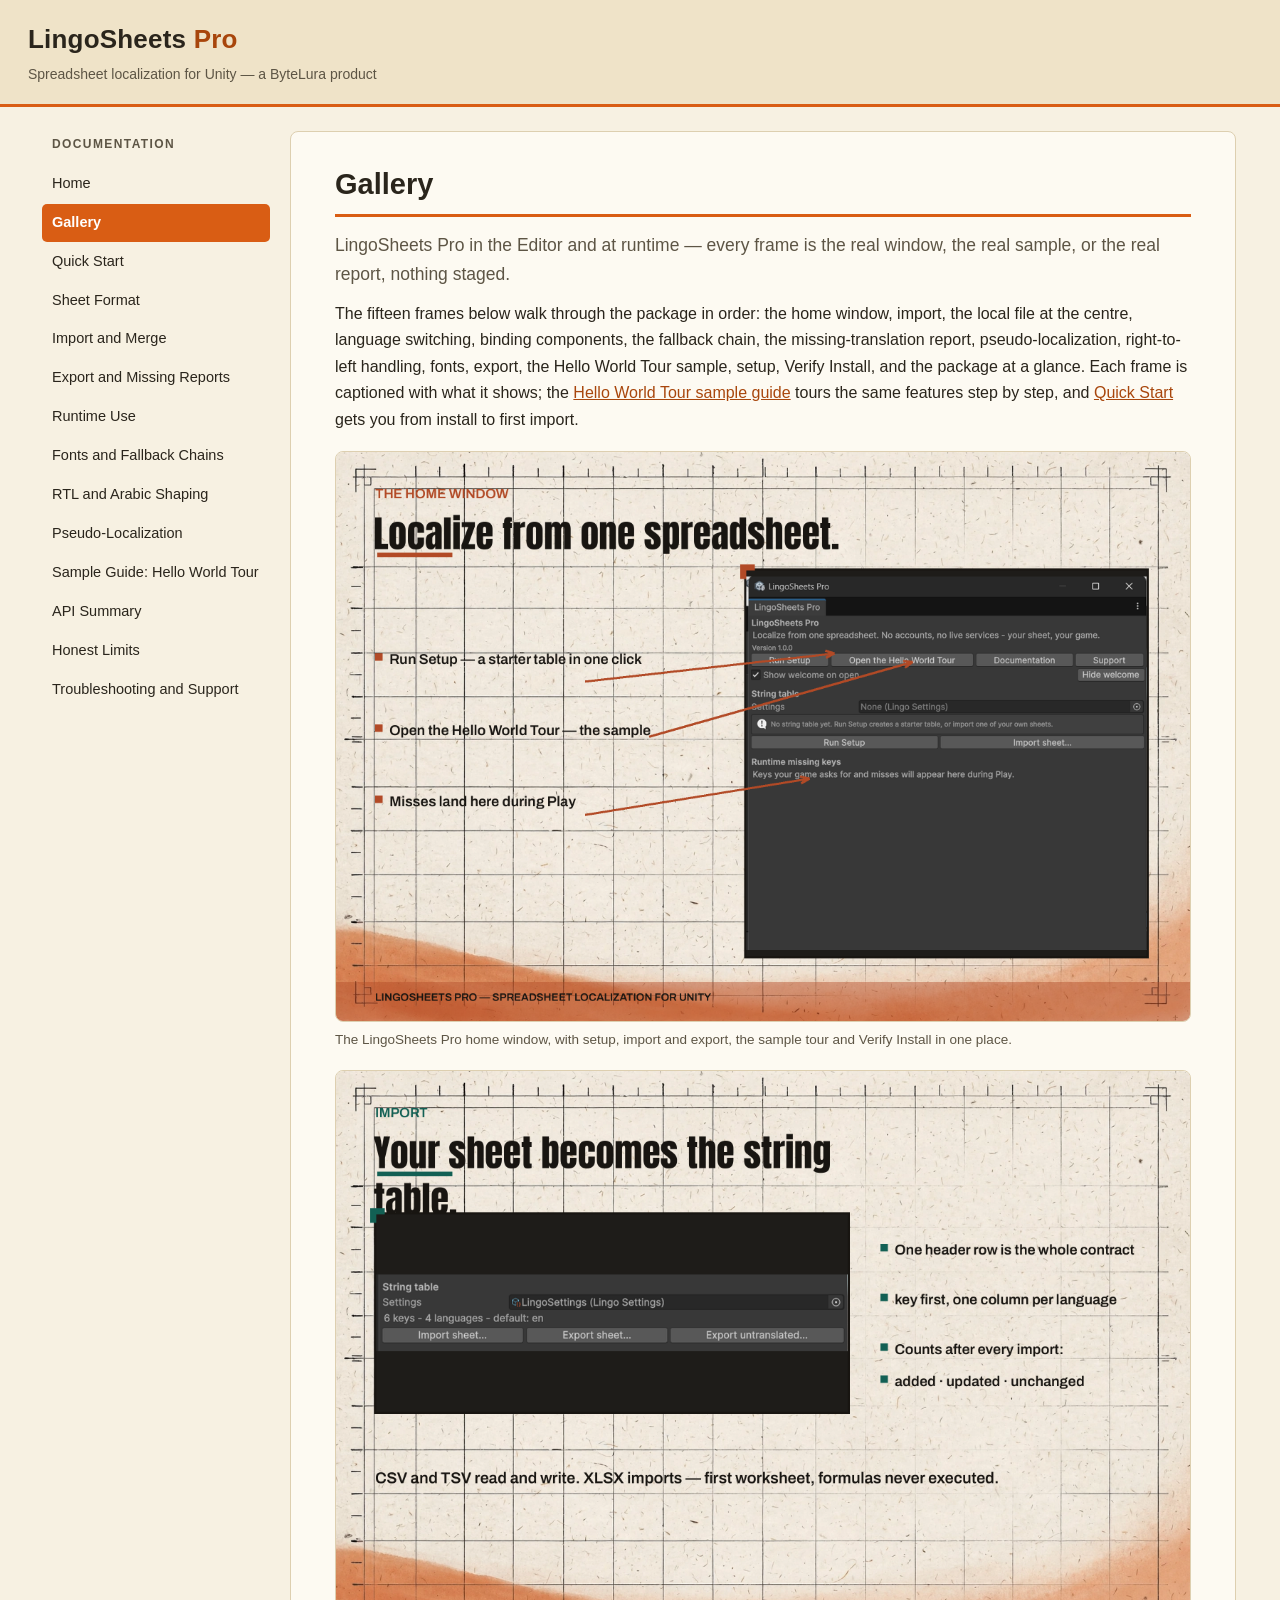
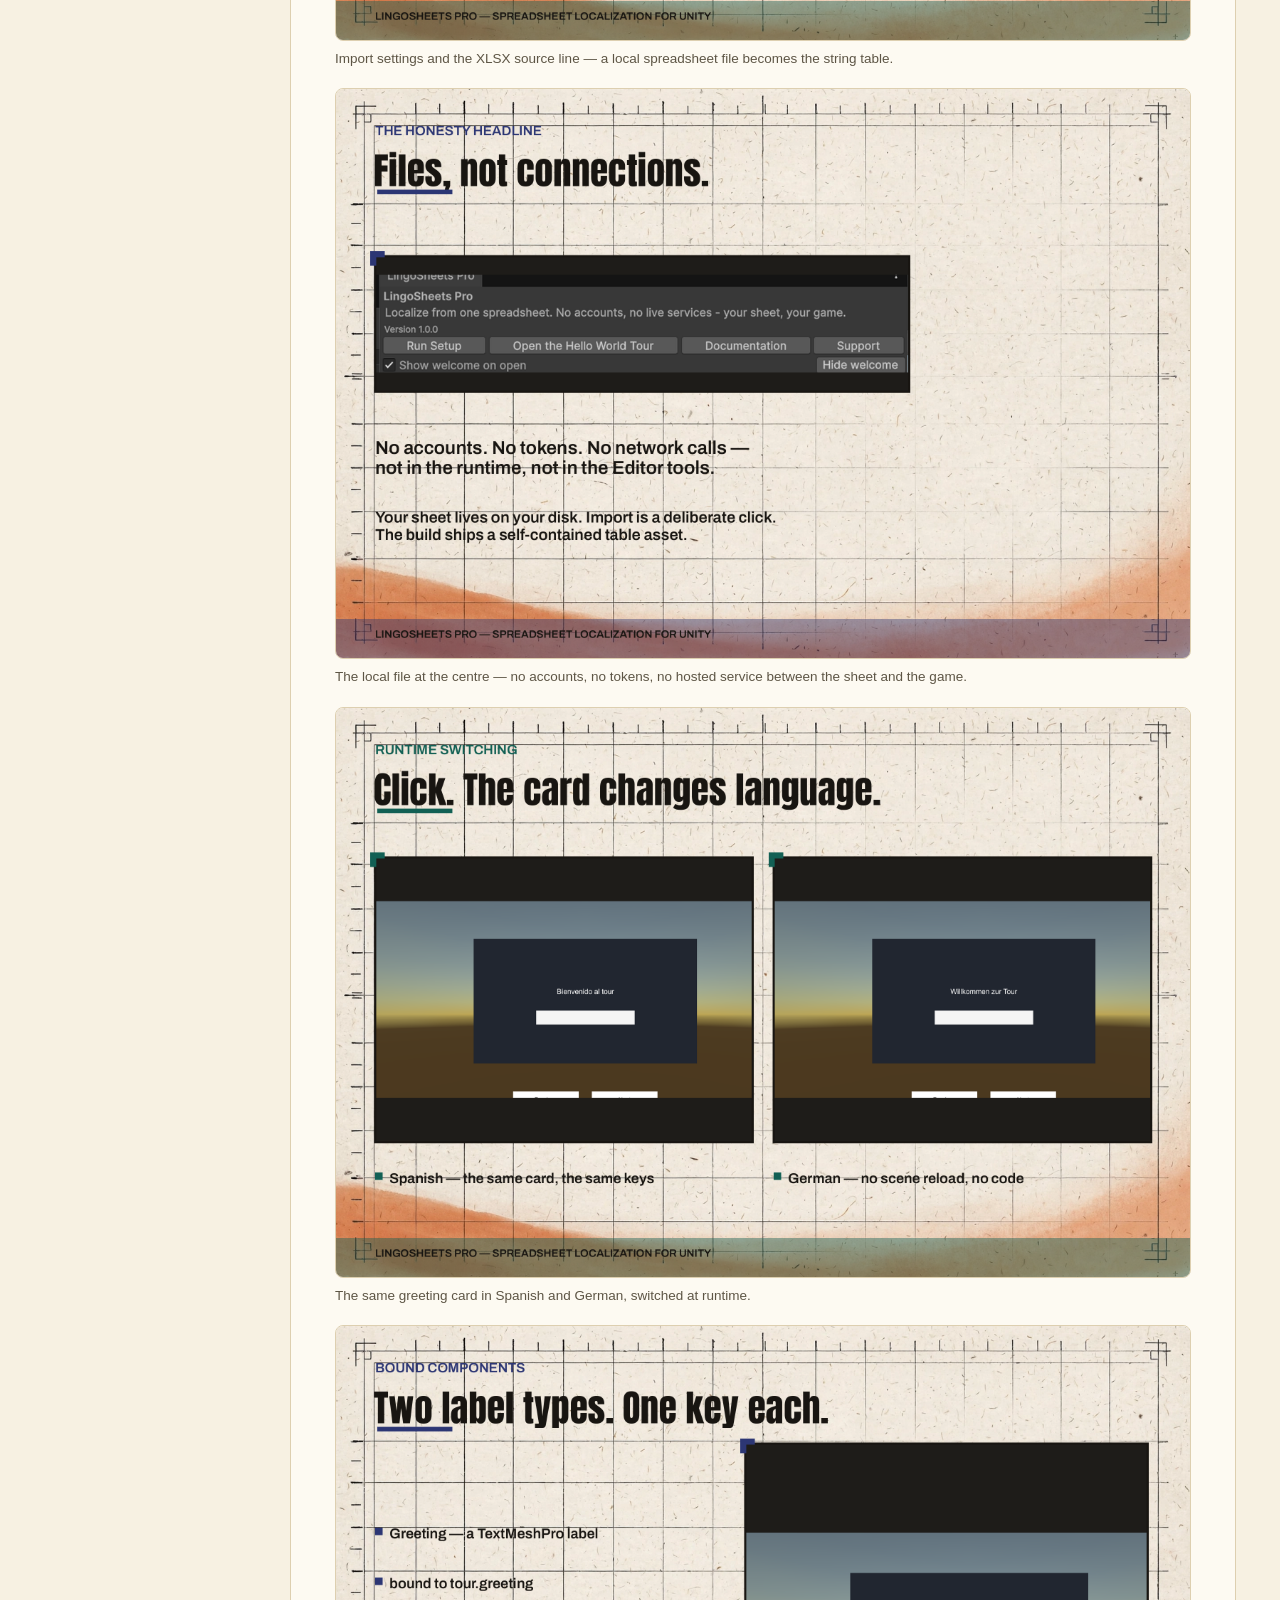
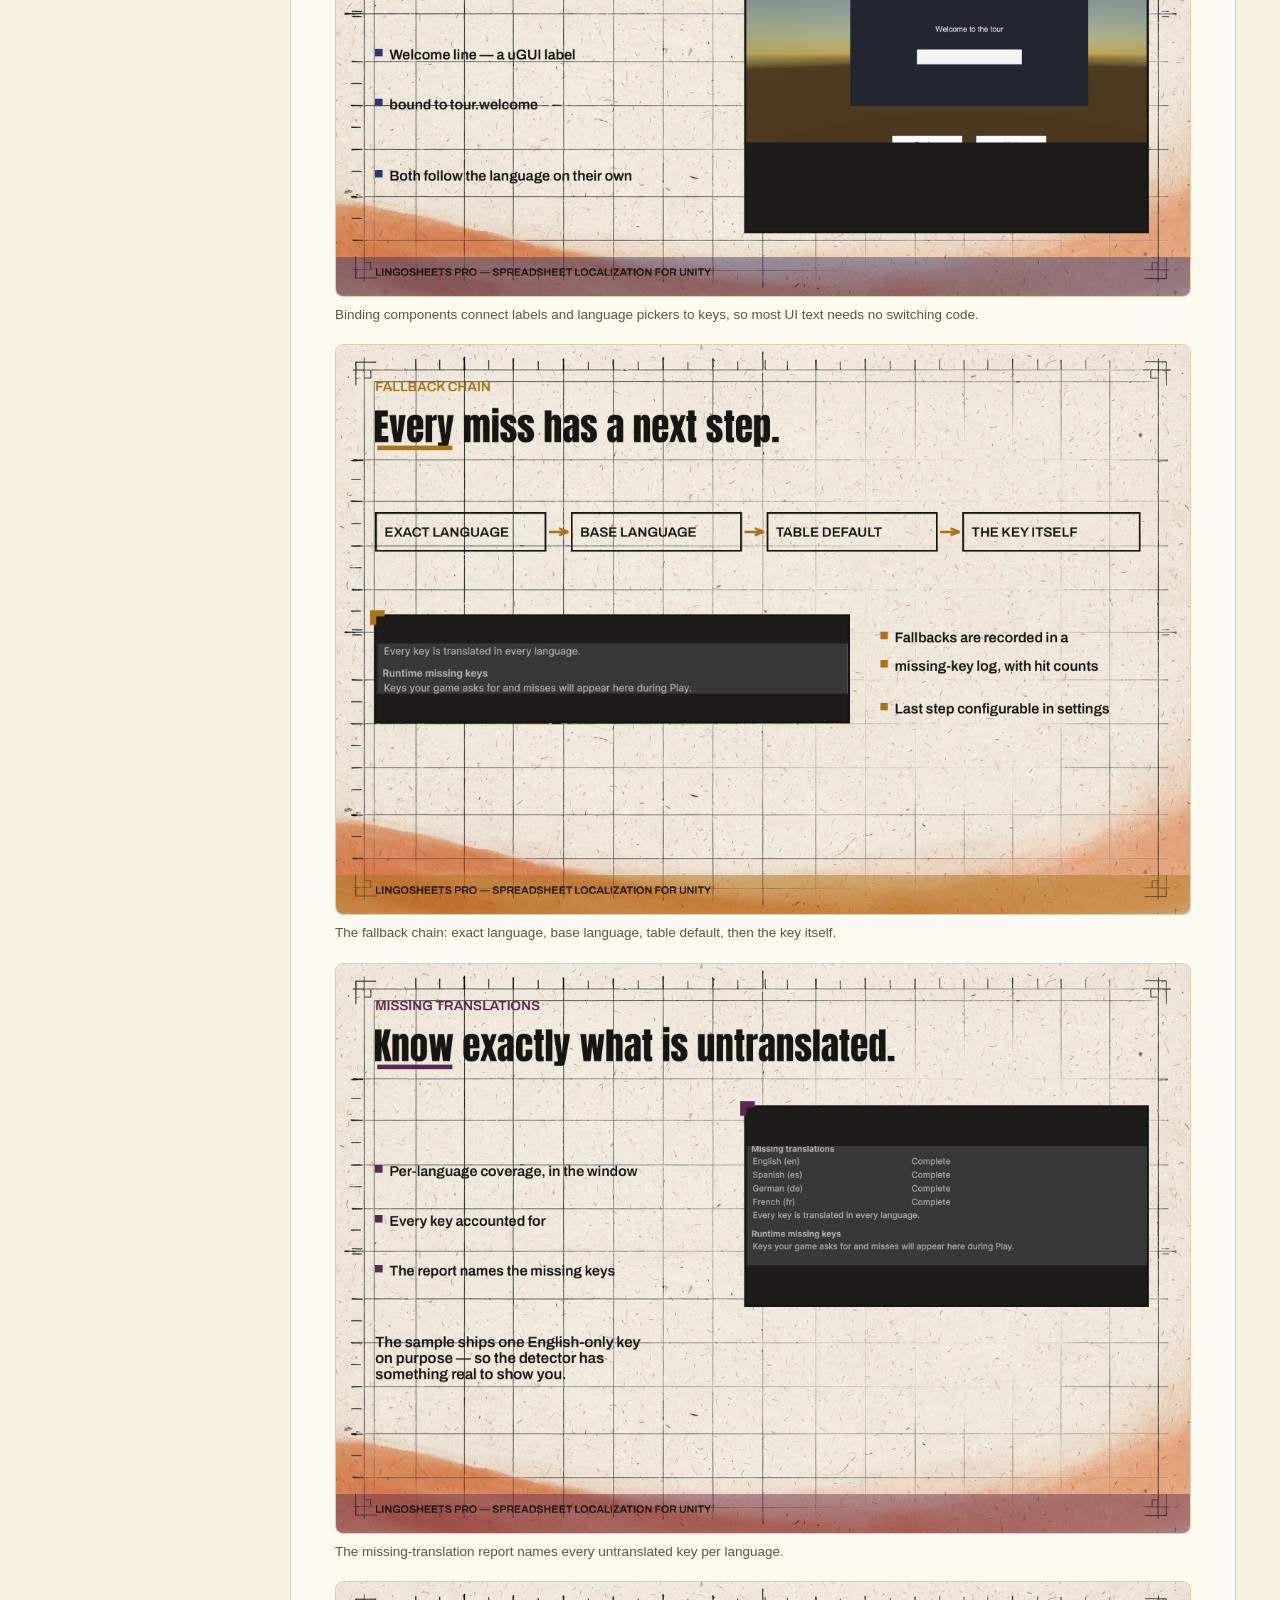
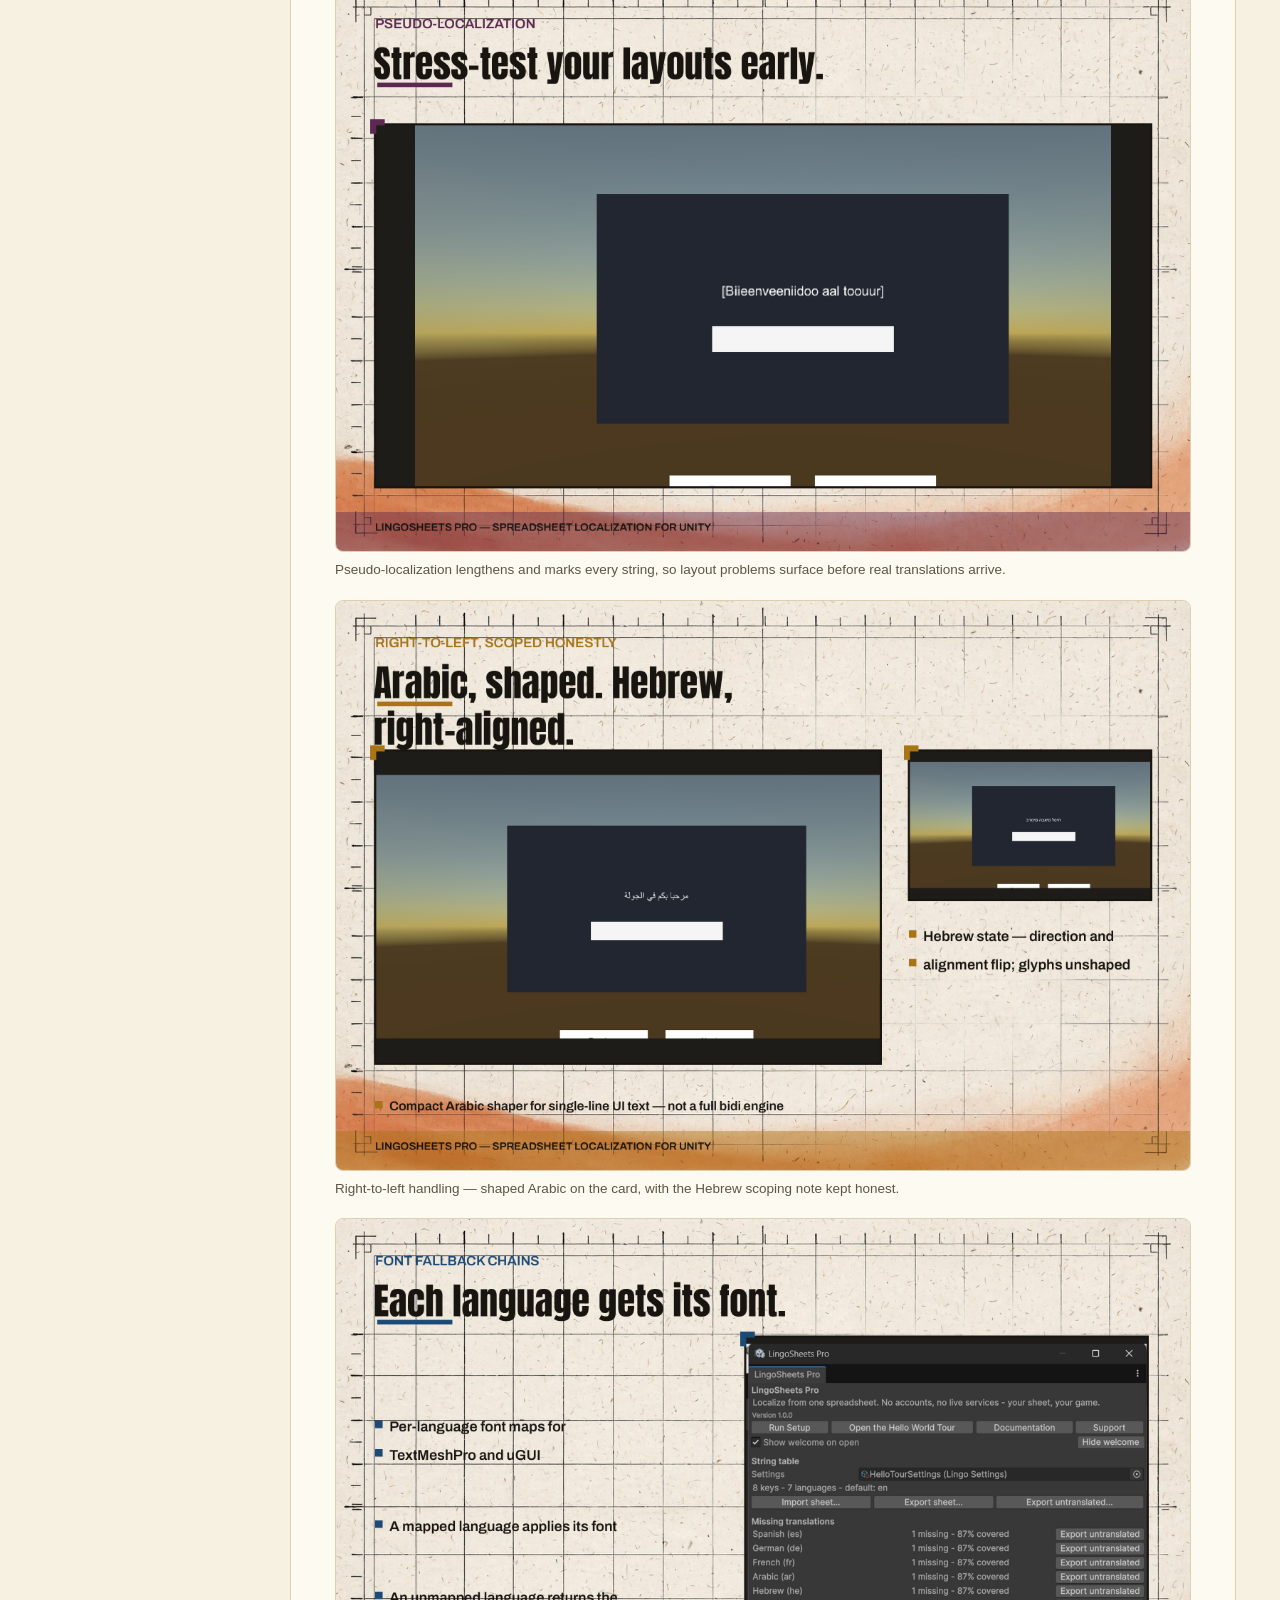
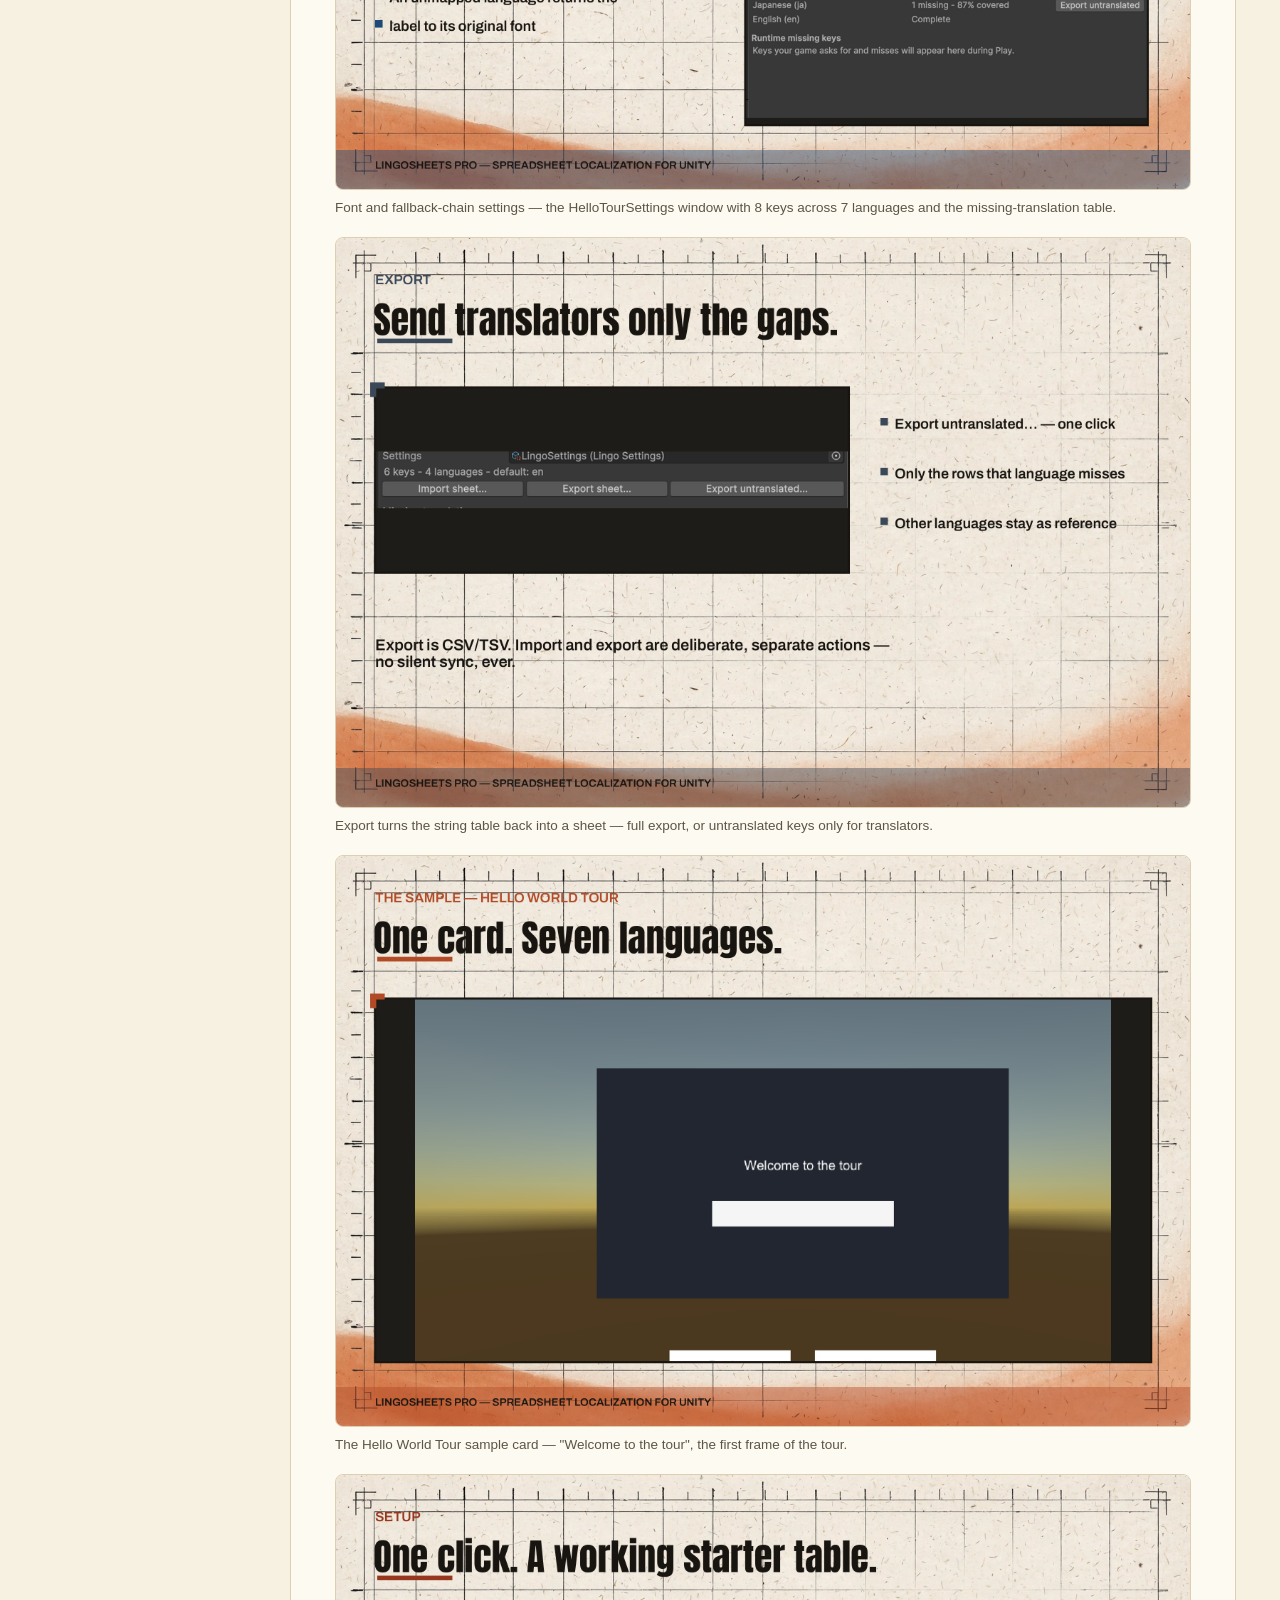
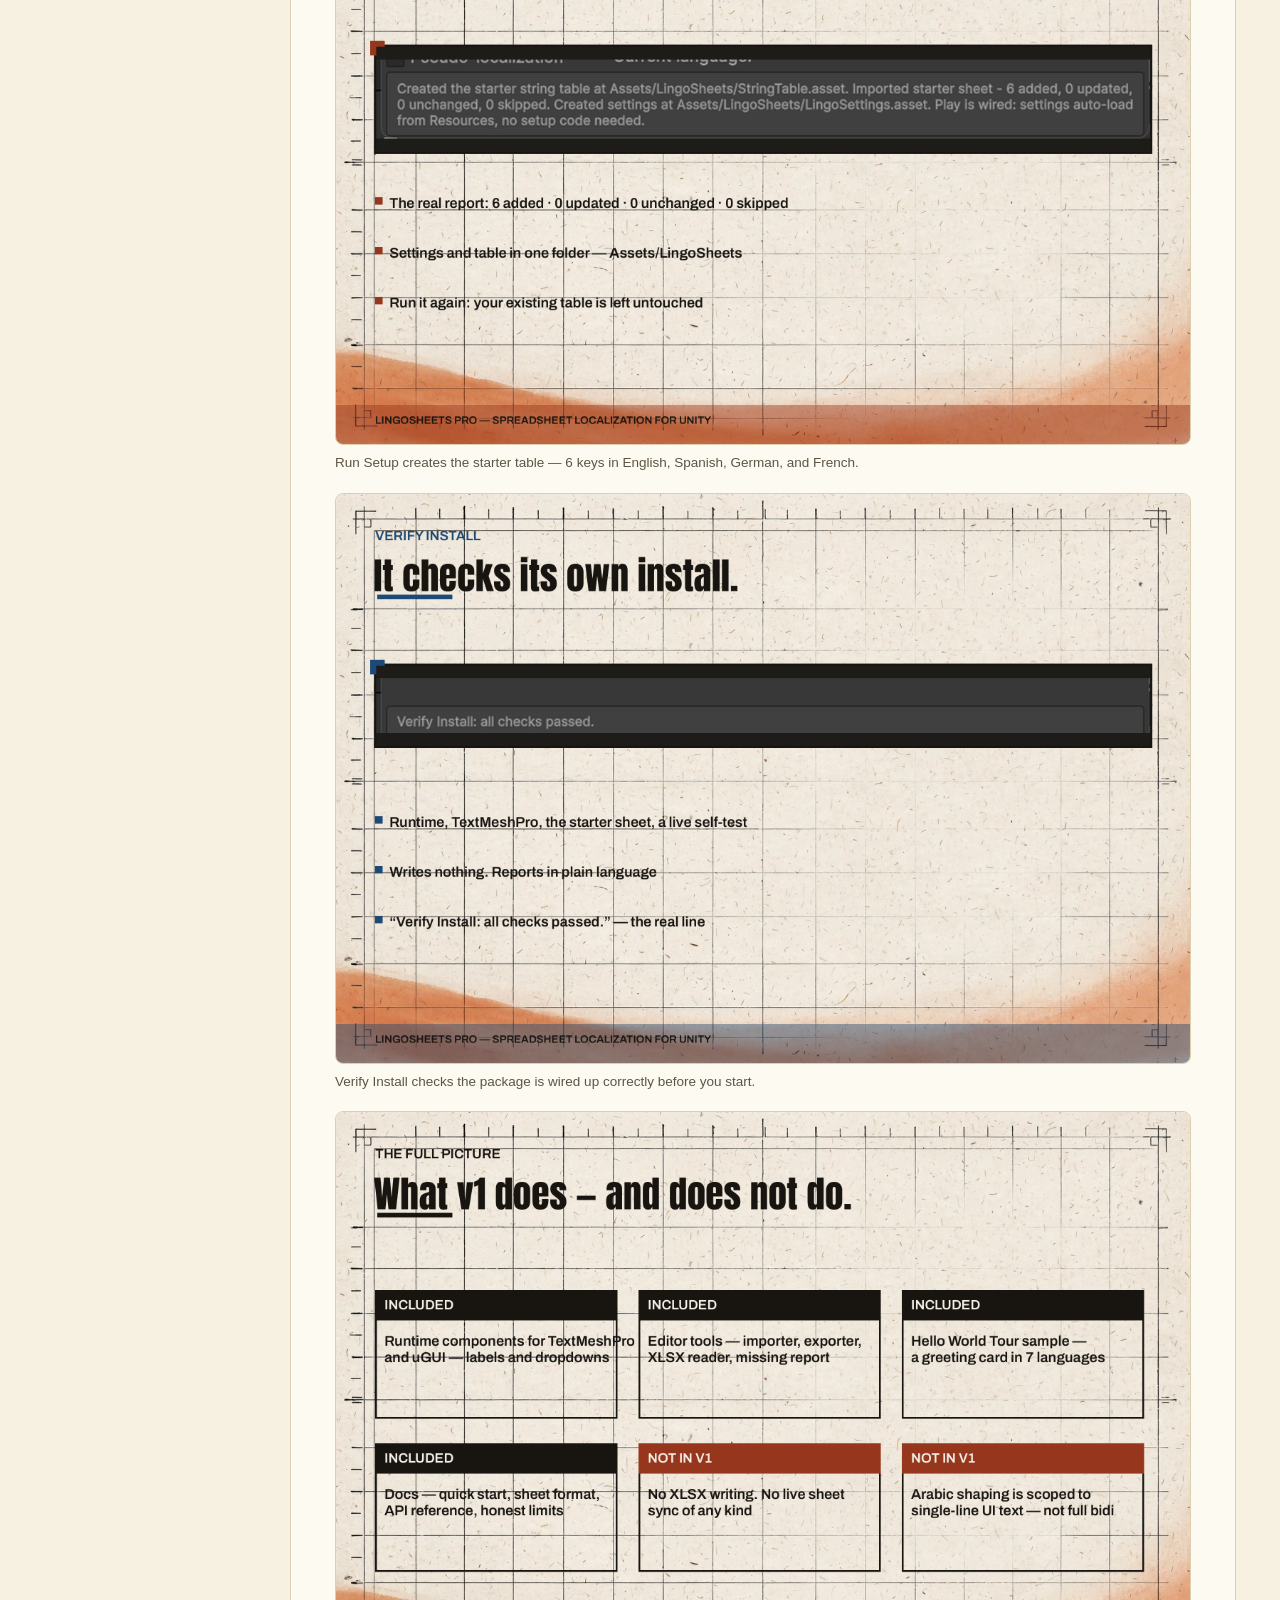
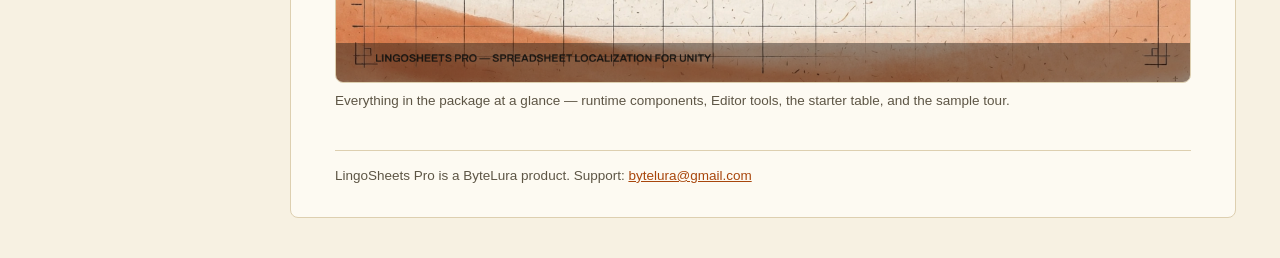
<file: gallery.html>
<!DOCTYPE html>
<html lang="en">
<head>
<meta charset="utf-8">
<meta name="viewport" content="width=device-width, initial-scale=1">
<title>Gallery — LingoSheets Pro Documentation</title>
<link rel="stylesheet" href="style.css">
</head>
<body>
<header class="site-header">
<div class="site-title">LingoSheets <span>Pro</span></div>
<div class="site-tag">Spreadsheet localization for Unity — a ByteLura product</div>
</header>
<div class="layout">
<nav class="sidebar"><div class="nav-heading">Documentation</div><a href="index.html">Home</a><a href="gallery.html" class="active">Gallery</a><a href="quick-start.html">Quick Start</a><a href="sheet-format.html">Sheet Format</a><a href="import-and-merge.html">Import and Merge</a><a href="export-and-missing-reports.html">Export and Missing Reports</a><a href="runtime-use.html">Runtime Use</a><a href="fonts-and-fallback-chains.html">Fonts and Fallback Chains</a><a href="rtl-and-arabic-shaping.html">RTL and Arabic Shaping</a><a href="pseudo-localization.html">Pseudo-Localization</a><a href="sample-guide.html">Sample Guide: Hello World Tour</a><a href="api-summary.html">API Summary</a><a href="honest-limits.html">Honest Limits</a><a href="troubleshooting-and-support.html">Troubleshooting and Support</a></nav>
<main>
<h1>Gallery</h1>
<p class="lede">LingoSheets Pro in the Editor and at runtime — every frame is the real window, the real sample, or the real report, nothing staged.</p>
<p>The fifteen frames below walk through the package in order: the home window, import, the local file at the centre, language switching, binding components, the fallback chain, the missing-translation report, pseudo-localization, right-to-left handling, fonts, export, the Hello World Tour sample, setup, Verify Install, and the package at a glance. Each frame is captioned with what it shows; the <a href="sample-guide.html">Hello World Tour sample guide</a> tours the same features step by step, and <a href="quick-start.html">Quick Start</a> gets you from install to first import.</p>

<figure class="doc-shot"><img src="images/showcase-01-home-window.png" alt="The LingoSheets Pro home window in the Unity Editor, showing Run Setup, the Hello World Tour, Documentation and Support actions"><figcaption>The LingoSheets Pro home window, with setup, import and export, the sample tour and Verify Install in one place.</figcaption></figure>
<figure class="doc-shot"><img src="images/showcase-02-import.png" alt="Import settings for a local spreadsheet file, with the XLSX source line and the string table it builds"><figcaption>Import settings and the XLSX source line — a local spreadsheet file becomes the string table.</figcaption></figure>
<figure class="doc-shot"><img src="images/showcase-03-local-files.png" alt="The local spreadsheet file at the centre of the workflow, with no account, token or hosted service between the sheet and the game"><figcaption>The local file at the centre — no accounts, no tokens, no hosted service between the sheet and the game.</figcaption></figure>
<figure class="doc-shot"><img src="images/showcase-04-language-switching.png" alt="The Hello World Tour greeting card shown in Spanish and German after a runtime language switch"><figcaption>The same greeting card in Spanish and German, switched at runtime.</figcaption></figure>
<figure class="doc-shot"><img src="images/showcase-05-components.png" alt="Binding components connecting the greeting card to its keys, tour.greeting and tour.welcome, with no switching code"><figcaption>Binding components connect labels and language pickers to keys, so most UI text needs no switching code.</figcaption></figure>
<figure class="doc-shot"><img src="images/showcase-06-fallback-chain.png" alt="Fallback chain steps from the exact language through the base language and the table default to the key itself"><figcaption>The fallback chain: exact language, base language, table default, then the key itself.</figcaption></figure>
<figure class="doc-shot"><img src="images/showcase-07-missing-report.png" alt="The missing-translation report naming every untranslated key per language"><figcaption>The missing-translation report names every untranslated key per language.</figcaption></figure>
<figure class="doc-shot"><img src="images/showcase-08-pseudo.png" alt="Pseudo-localized greeting card with lengthened and marked text, showing how layout problems surface before real translations arrive"><figcaption>Pseudo-localization lengthens and marks every string, so layout problems surface before real translations arrive.</figcaption></figure>
<figure class="doc-shot"><img src="images/showcase-09-rtl-arabic.png" alt="Right-to-left greeting card with shaped Arabic text and a Hebrew inset carrying the honest scoping note"><figcaption>Right-to-left handling — shaped Arabic on the card, with the Hebrew scoping note kept honest.</figcaption></figure>
<figure class="doc-shot"><img src="images/showcase-10-fonts.png" alt="Font and fallback-chain settings in the HelloTourSettings window, with 8 keys across 7 languages and the missing-translation table"><figcaption>Font and fallback-chain settings — the HelloTourSettings window with 8 keys across 7 languages and the missing-translation table.</figcaption></figure>
<figure class="doc-shot"><img src="images/showcase-11-export.png" alt="Export actions turning the string table back into a sheet, with a full export and an untranslated-only export for translators"><figcaption>Export turns the string table back into a sheet — full export, or untranslated keys only for translators.</figcaption></figure>
<figure class="doc-shot"><img src="images/showcase-12-sample-tour.png" alt="The Hello World Tour sample card displaying the welcome greeting in English in the Unity Editor"><figcaption>The Hello World Tour sample card — "Welcome to the tour", the first frame of the tour.</figcaption></figure>
<figure class="doc-shot"><img src="images/showcase-13-setup.png" alt="Run Setup creating the starter table with 6 keys in English, Spanish, German, and French"><figcaption>Run Setup creates the starter table — 6 keys in English, Spanish, German, and French.</figcaption></figure>
<figure class="doc-shot"><img src="images/showcase-14-verify.png" alt="Verify Install checking the package is wired up correctly before you start"><figcaption>Verify Install checks the package is wired up correctly before you start.</figcaption></figure>
<figure class="doc-shot"><img src="images/showcase-15-included.png" alt="Everything in the package at a glance: runtime components, Editor tools, the starter table, and the Hello World Tour sample"><figcaption>Everything in the package at a glance — runtime components, Editor tools, the starter table, and the sample tour.</figcaption></figure>

<footer class="page-footer">LingoSheets Pro is a ByteLura product. Support: <a href="mailto:bytelura@gmail.com">bytelura@gmail.com</a></footer>
</main>
</div>
</body>
</html>
</file>
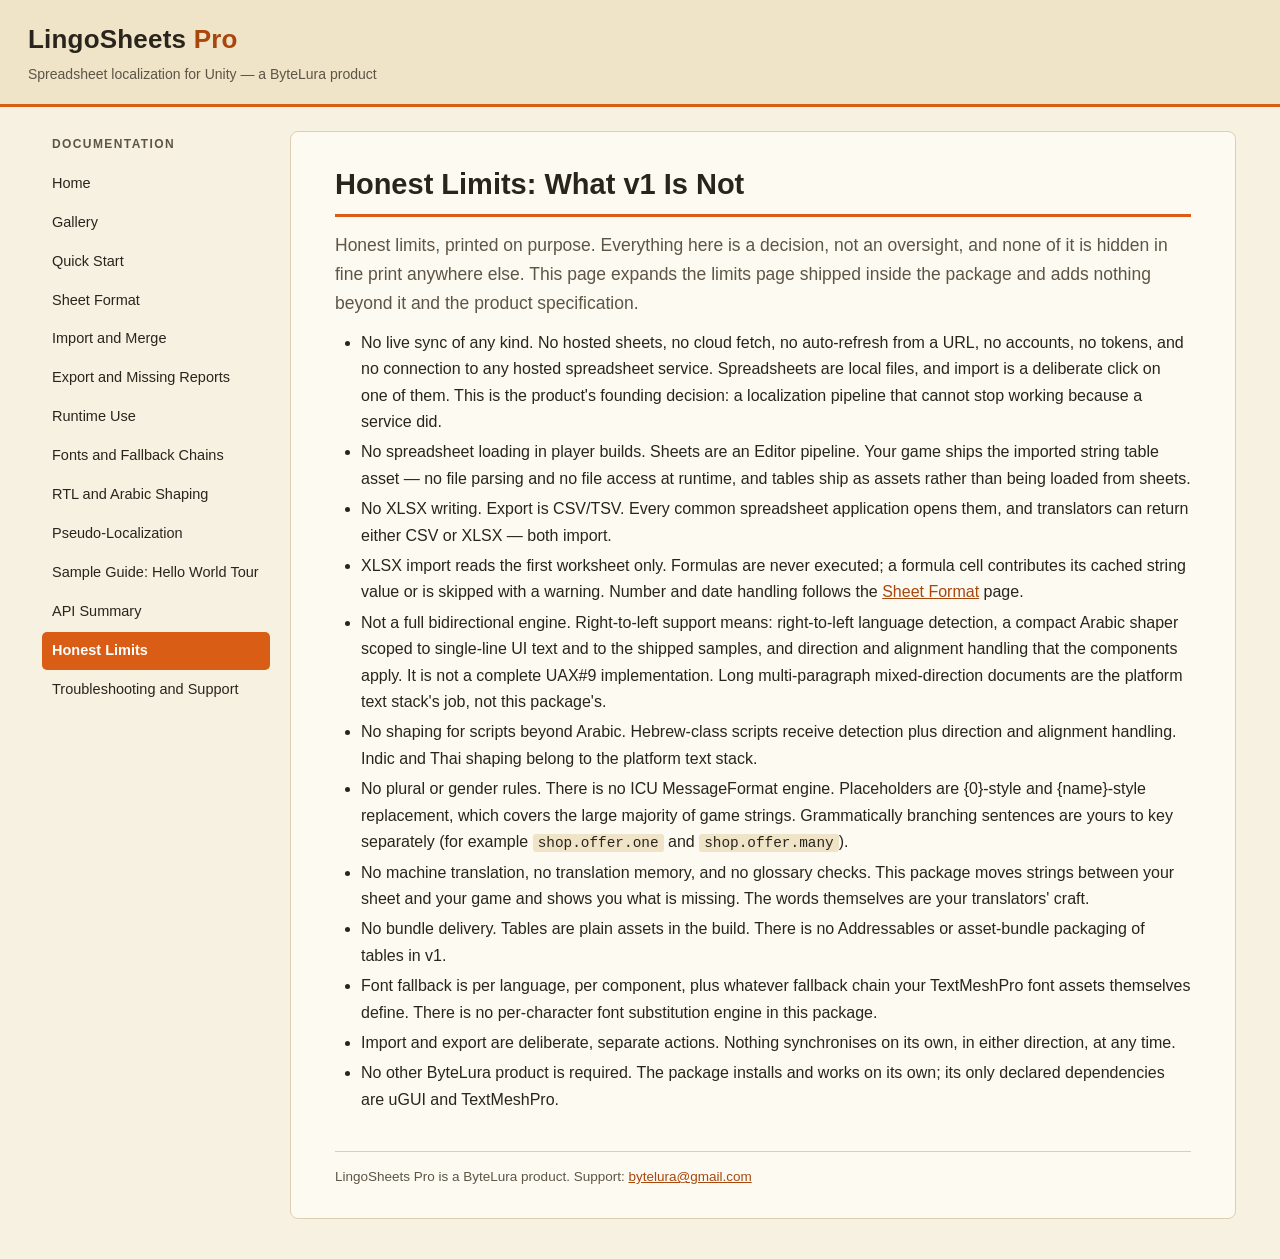
<file: honest-limits.html>
<!DOCTYPE html>
<html lang="en">
<head>
<meta charset="utf-8">
<meta name="viewport" content="width=device-width, initial-scale=1">
<title>Honest Limits — LingoSheets Pro Documentation</title>
<link rel="stylesheet" href="style.css">
</head>
<body>
<header class="site-header">
<div class="site-title">LingoSheets <span>Pro</span></div>
<div class="site-tag">Spreadsheet localization for Unity — a ByteLura product</div>
</header>
<div class="layout">
<nav class="sidebar"><div class="nav-heading">Documentation</div><a href="index.html">Home</a><a href="gallery.html">Gallery</a><a href="quick-start.html">Quick Start</a><a href="sheet-format.html">Sheet Format</a><a href="import-and-merge.html">Import and Merge</a><a href="export-and-missing-reports.html">Export and Missing Reports</a><a href="runtime-use.html">Runtime Use</a><a href="fonts-and-fallback-chains.html">Fonts and Fallback Chains</a><a href="rtl-and-arabic-shaping.html">RTL and Arabic Shaping</a><a href="pseudo-localization.html">Pseudo-Localization</a><a href="sample-guide.html">Sample Guide: Hello World Tour</a><a href="api-summary.html">API Summary</a><a href="honest-limits.html" class="active">Honest Limits</a><a href="troubleshooting-and-support.html">Troubleshooting and Support</a></nav>
<main>
<h1>Honest Limits: What v1 Is Not</h1>
<p class="lede">Honest limits, printed on purpose. Everything here is a decision, not an oversight, and none of it is hidden in fine print anywhere else. This page expands the limits page shipped inside the package and adds nothing beyond it and the product specification.</p>
<ul>
<li>No live sync of any kind. No hosted sheets, no cloud fetch, no auto-refresh from a URL, no accounts, no tokens, and no connection to any hosted spreadsheet service. Spreadsheets are local files, and import is a deliberate click on one of them. This is the product's founding decision: a localization pipeline that cannot stop working because a service did.</li>
<li>No spreadsheet loading in player builds. Sheets are an Editor pipeline. Your game ships the imported string table asset — no file parsing and no file access at runtime, and tables ship as assets rather than being loaded from sheets.</li>
<li>No XLSX writing. Export is CSV/TSV. Every common spreadsheet application opens them, and translators can return either CSV or XLSX — both import.</li>
<li>XLSX import reads the first worksheet only. Formulas are never executed; a formula cell contributes its cached string value or is skipped with a warning. Number and date handling follows the <a href="sheet-format.html">Sheet Format</a> page.</li>
<li>Not a full bidirectional engine. Right-to-left support means: right-to-left language detection, a compact Arabic shaper scoped to single-line UI text and to the shipped samples, and direction and alignment handling that the components apply. It is not a complete UAX#9 implementation. Long multi-paragraph mixed-direction documents are the platform text stack's job, not this package's.</li>
<li>No shaping for scripts beyond Arabic. Hebrew-class scripts receive detection plus direction and alignment handling. Indic and Thai shaping belong to the platform text stack.</li>
<li>No plural or gender rules. There is no ICU MessageFormat engine. Placeholders are {0}-style and {name}-style replacement, which covers the large majority of game strings. Grammatically branching sentences are yours to key separately (for example <code>shop.offer.one</code> and <code>shop.offer.many</code>).</li>
<li>No machine translation, no translation memory, and no glossary checks. This package moves strings between your sheet and your game and shows you what is missing. The words themselves are your translators' craft.</li>
<li>No bundle delivery. Tables are plain assets in the build. There is no Addressables or asset-bundle packaging of tables in v1.</li>
<li>Font fallback is per language, per component, plus whatever fallback chain your TextMeshPro font assets themselves define. There is no per-character font substitution engine in this package.</li>
<li>Import and export are deliberate, separate actions. Nothing synchronises on its own, in either direction, at any time.</li>
<li>No other ByteLura product is required. The package installs and works on its own; its only declared dependencies are uGUI and TextMeshPro.</li>
</ul>
<footer class="page-footer">LingoSheets Pro is a ByteLura product. Support: <a href="mailto:bytelura@gmail.com">bytelura@gmail.com</a></footer>
</main>
</div>
</body>
</html>
</file>
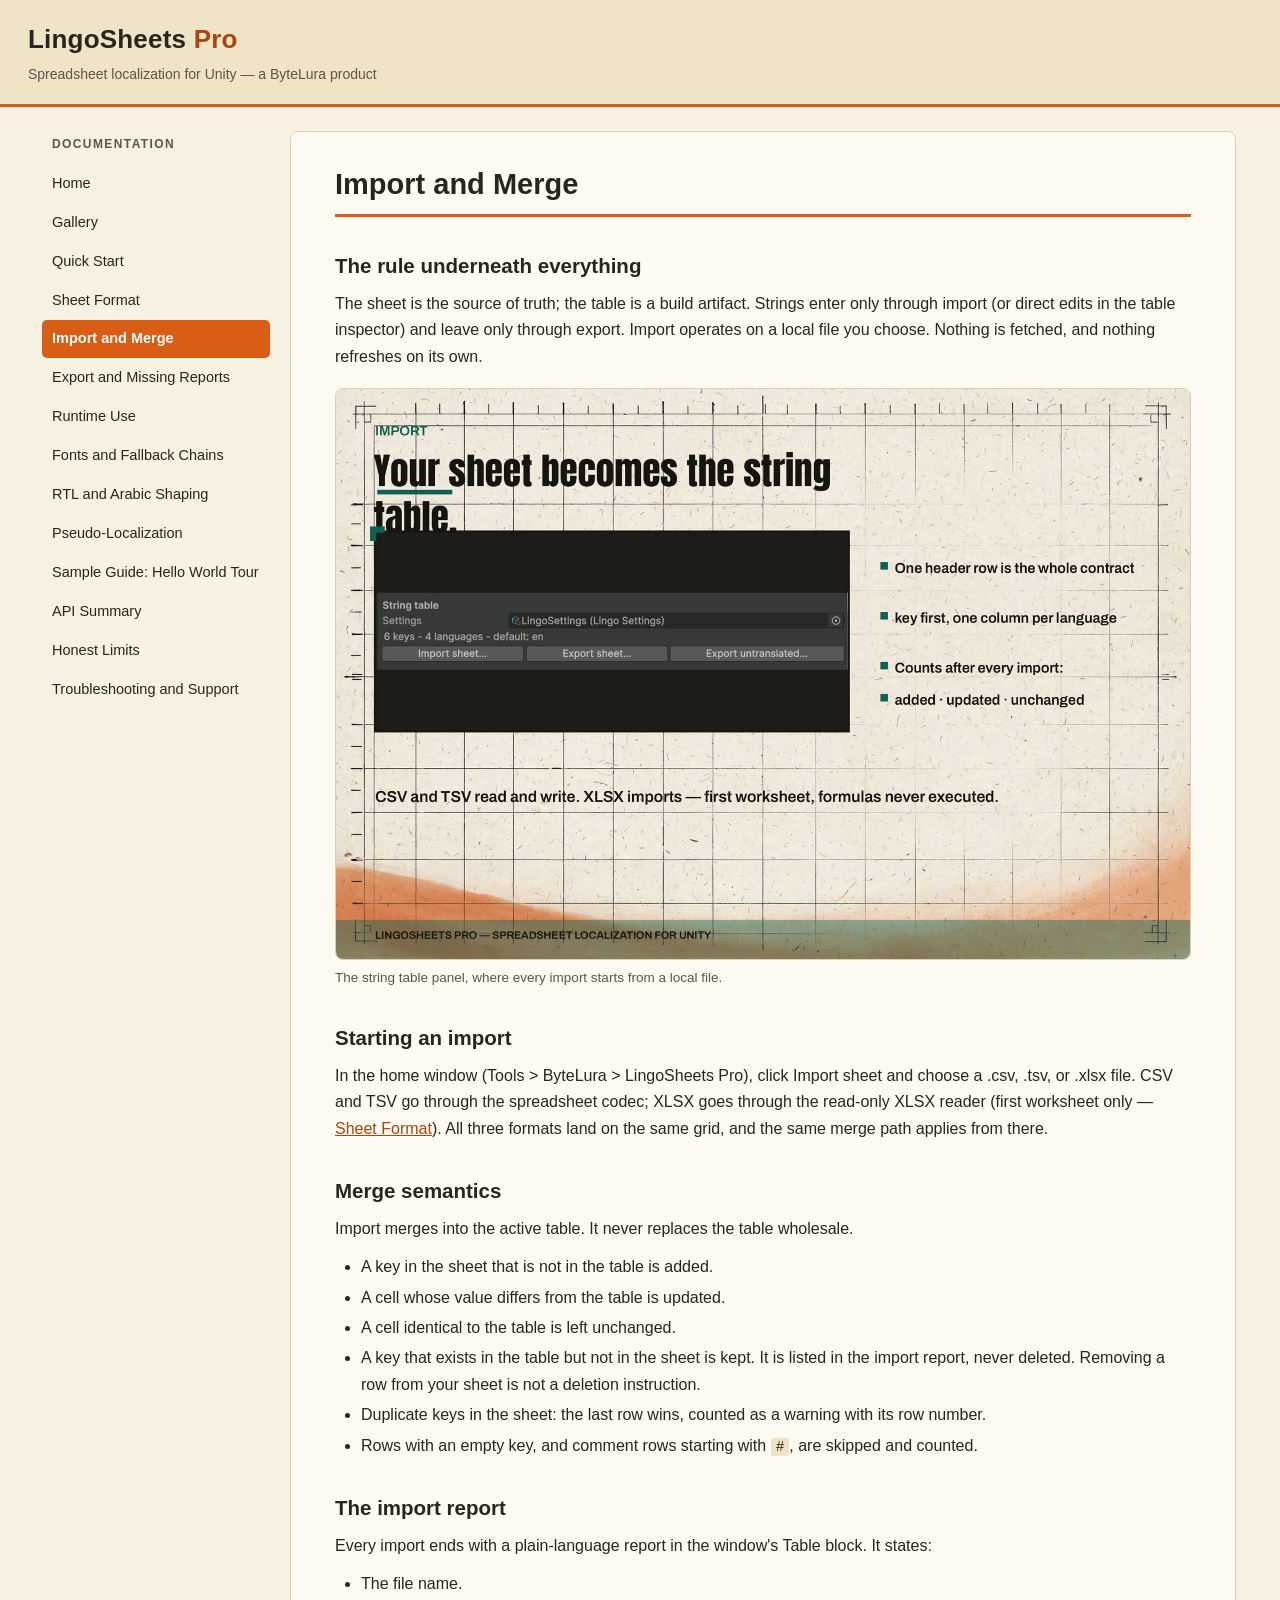
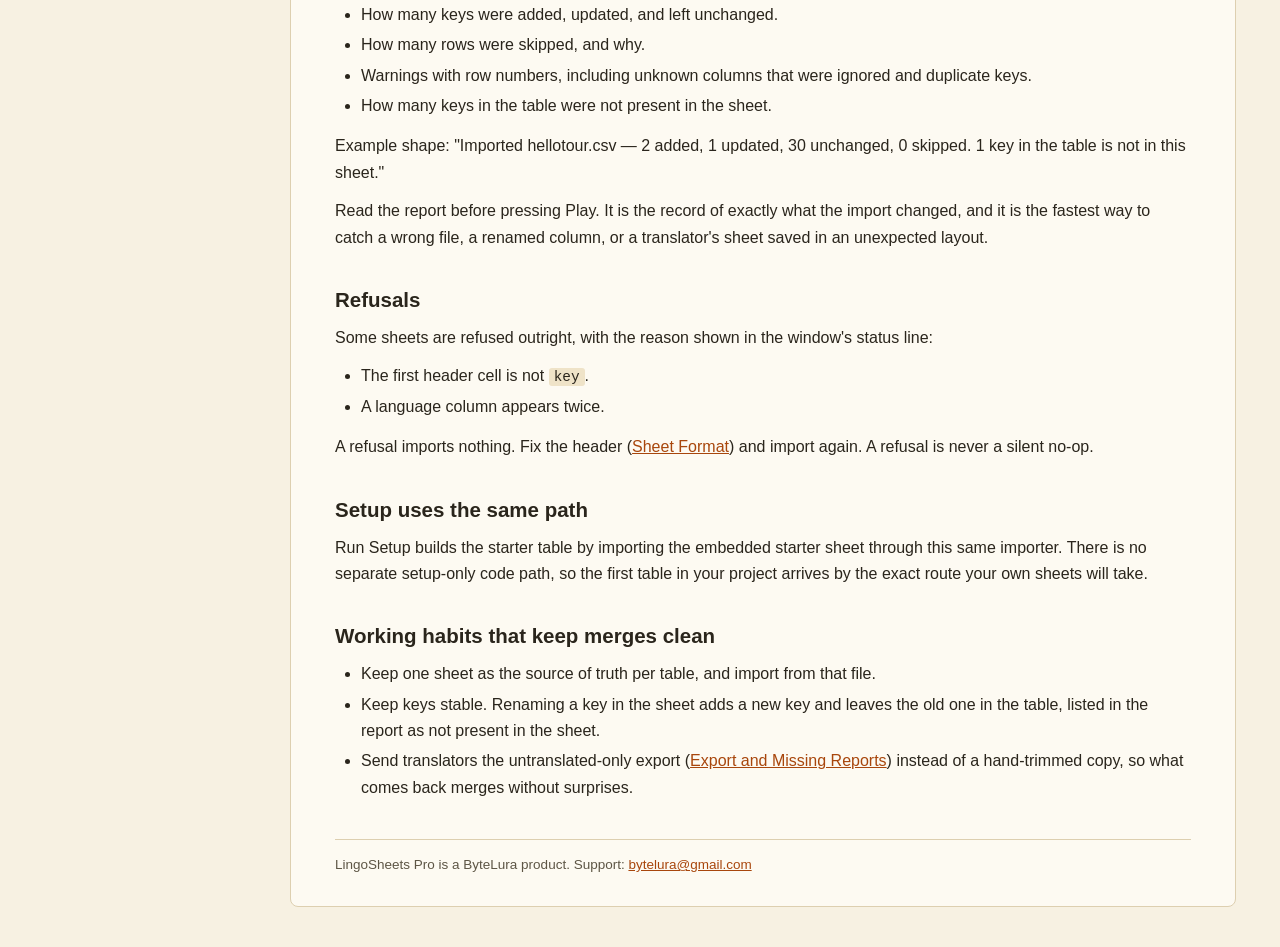
<file: import-and-merge.html>
<!DOCTYPE html>
<html lang="en">
<head>
<meta charset="utf-8">
<meta name="viewport" content="width=device-width, initial-scale=1">
<title>Import and Merge — LingoSheets Pro Documentation</title>
<link rel="stylesheet" href="style.css">
</head>
<body>
<header class="site-header">
<div class="site-title">LingoSheets <span>Pro</span></div>
<div class="site-tag">Spreadsheet localization for Unity — a ByteLura product</div>
</header>
<div class="layout">
<nav class="sidebar"><div class="nav-heading">Documentation</div><a href="index.html">Home</a><a href="gallery.html">Gallery</a><a href="quick-start.html">Quick Start</a><a href="sheet-format.html">Sheet Format</a><a href="import-and-merge.html" class="active">Import and Merge</a><a href="export-and-missing-reports.html">Export and Missing Reports</a><a href="runtime-use.html">Runtime Use</a><a href="fonts-and-fallback-chains.html">Fonts and Fallback Chains</a><a href="rtl-and-arabic-shaping.html">RTL and Arabic Shaping</a><a href="pseudo-localization.html">Pseudo-Localization</a><a href="sample-guide.html">Sample Guide: Hello World Tour</a><a href="api-summary.html">API Summary</a><a href="honest-limits.html">Honest Limits</a><a href="troubleshooting-and-support.html">Troubleshooting and Support</a></nav>
<main>
<h1>Import and Merge</h1>

<h2>The rule underneath everything</h2>
<p>The sheet is the source of truth; the table is a build artifact. Strings enter only through import (or direct edits in the table inspector) and leave only through export. Import operates on a local file you choose. Nothing is fetched, and nothing refreshes on its own.</p>
<figure class="doc-shot"><img src="images/import.jpg" alt="String table panel showing Import sheet, Export sheet and Export untranslated actions, with a count of keys and languages"><figcaption>The string table panel, where every import starts from a local file.</figcaption></figure>

<h2>Starting an import</h2>
<p>In the home window (Tools &gt; ByteLura &gt; LingoSheets Pro), click Import sheet and choose a .csv, .tsv, or .xlsx file. CSV and TSV go through the spreadsheet codec; XLSX goes through the read-only XLSX reader (first worksheet only — <a href="sheet-format.html">Sheet Format</a>). All three formats land on the same grid, and the same merge path applies from there.</p>

<h2>Merge semantics</h2>
<p>Import merges into the active table. It never replaces the table wholesale.</p>
<ul>
<li>A key in the sheet that is not in the table is added.</li>
<li>A cell whose value differs from the table is updated.</li>
<li>A cell identical to the table is left unchanged.</li>
<li>A key that exists in the table but not in the sheet is kept. It is listed in the import report, never deleted. Removing a row from your sheet is not a deletion instruction.</li>
<li>Duplicate keys in the sheet: the last row wins, counted as a warning with its row number.</li>
<li>Rows with an empty key, and comment rows starting with <code>#</code>, are skipped and counted.</li>
</ul>

<h2>The import report</h2>
<p>Every import ends with a plain-language report in the window's Table block. It states:</p>
<ul>
<li>The file name.</li>
<li>How many keys were added, updated, and left unchanged.</li>
<li>How many rows were skipped, and why.</li>
<li>Warnings with row numbers, including unknown columns that were ignored and duplicate keys.</li>
<li>How many keys in the table were not present in the sheet.</li>
</ul>
<p>Example shape: "Imported hellotour.csv — 2 added, 1 updated, 30 unchanged, 0 skipped. 1 key in the table is not in this sheet."</p>
<p>Read the report before pressing Play. It is the record of exactly what the import changed, and it is the fastest way to catch a wrong file, a renamed column, or a translator's sheet saved in an unexpected layout.</p>

<h2>Refusals</h2>
<p>Some sheets are refused outright, with the reason shown in the window's status line:</p>
<ul>
<li>The first header cell is not <code>key</code>.</li>
<li>A language column appears twice.</li>
</ul>
<p>A refusal imports nothing. Fix the header (<a href="sheet-format.html">Sheet Format</a>) and import again. A refusal is never a silent no-op.</p>

<h2>Setup uses the same path</h2>
<p>Run Setup builds the starter table by importing the embedded starter sheet through this same importer. There is no separate setup-only code path, so the first table in your project arrives by the exact route your own sheets will take.</p>

<h2>Working habits that keep merges clean</h2>
<ul>
<li>Keep one sheet as the source of truth per table, and import from that file.</li>
<li>Keep keys stable. Renaming a key in the sheet adds a new key and leaves the old one in the table, listed in the report as not present in the sheet.</li>
<li>Send translators the untranslated-only export (<a href="export-and-missing-reports.html">Export and Missing Reports</a>) instead of a hand-trimmed copy, so what comes back merges without surprises.</li>
</ul>
<footer class="page-footer">LingoSheets Pro is a ByteLura product. Support: <a href="mailto:bytelura@gmail.com">bytelura@gmail.com</a></footer>
</main>
</div>
</body>
</html>
</file>
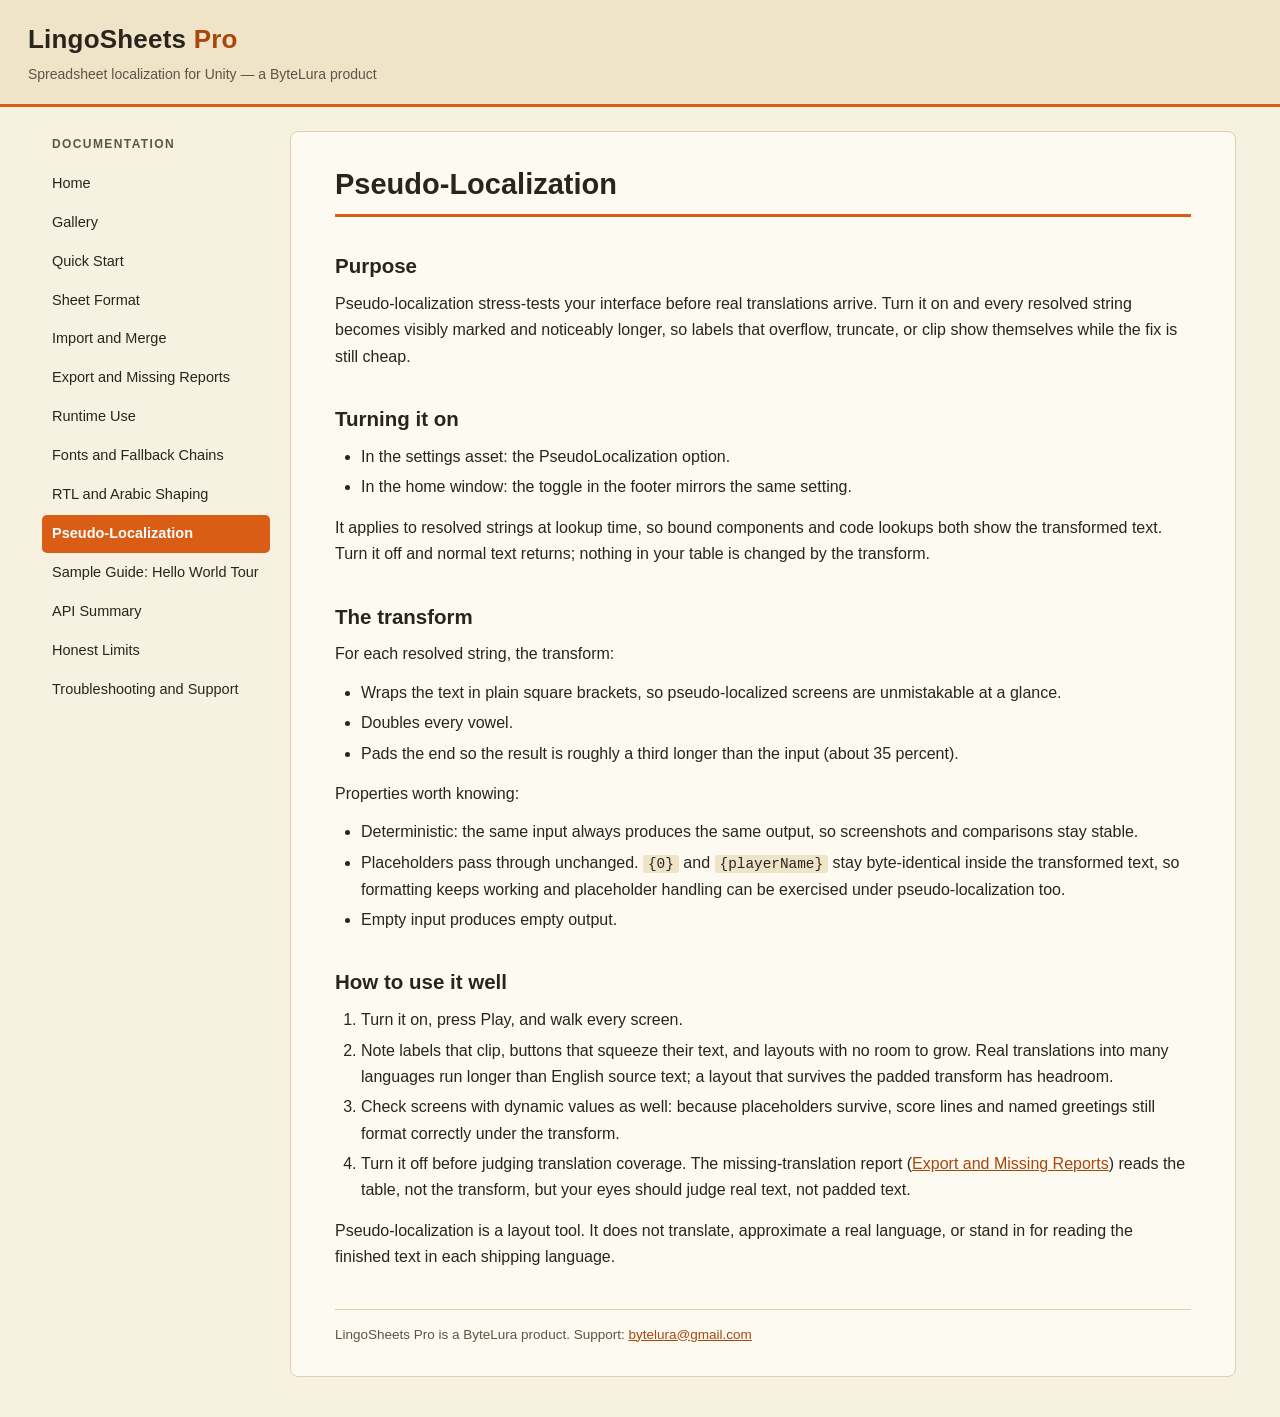
<file: pseudo-localization.html>
<!DOCTYPE html>
<html lang="en">
<head>
<meta charset="utf-8">
<meta name="viewport" content="width=device-width, initial-scale=1">
<title>Pseudo-Localization — LingoSheets Pro Documentation</title>
<link rel="stylesheet" href="style.css">
</head>
<body>
<header class="site-header">
<div class="site-title">LingoSheets <span>Pro</span></div>
<div class="site-tag">Spreadsheet localization for Unity — a ByteLura product</div>
</header>
<div class="layout">
<nav class="sidebar"><div class="nav-heading">Documentation</div><a href="index.html">Home</a><a href="gallery.html">Gallery</a><a href="quick-start.html">Quick Start</a><a href="sheet-format.html">Sheet Format</a><a href="import-and-merge.html">Import and Merge</a><a href="export-and-missing-reports.html">Export and Missing Reports</a><a href="runtime-use.html">Runtime Use</a><a href="fonts-and-fallback-chains.html">Fonts and Fallback Chains</a><a href="rtl-and-arabic-shaping.html">RTL and Arabic Shaping</a><a href="pseudo-localization.html" class="active">Pseudo-Localization</a><a href="sample-guide.html">Sample Guide: Hello World Tour</a><a href="api-summary.html">API Summary</a><a href="honest-limits.html">Honest Limits</a><a href="troubleshooting-and-support.html">Troubleshooting and Support</a></nav>
<main>
<h1>Pseudo-Localization</h1>

<h2>Purpose</h2>
<p>Pseudo-localization stress-tests your interface before real translations arrive. Turn it on and every resolved string becomes visibly marked and noticeably longer, so labels that overflow, truncate, or clip show themselves while the fix is still cheap.</p>

<h2>Turning it on</h2>
<ul>
<li>In the settings asset: the PseudoLocalization option.</li>
<li>In the home window: the toggle in the footer mirrors the same setting.</li>
</ul>
<p>It applies to resolved strings at lookup time, so bound components and code lookups both show the transformed text. Turn it off and normal text returns; nothing in your table is changed by the transform.</p>

<h2>The transform</h2>
<p>For each resolved string, the transform:</p>
<ul>
<li>Wraps the text in plain square brackets, so pseudo-localized screens are unmistakable at a glance.</li>
<li>Doubles every vowel.</li>
<li>Pads the end so the result is roughly a third longer than the input (about 35 percent).</li>
</ul>
<p>Properties worth knowing:</p>
<ul>
<li>Deterministic: the same input always produces the same output, so screenshots and comparisons stay stable.</li>
<li>Placeholders pass through unchanged. <code>{0}</code> and <code>{playerName}</code> stay byte-identical inside the transformed text, so formatting keeps working and placeholder handling can be exercised under pseudo-localization too.</li>
<li>Empty input produces empty output.</li>
</ul>

<h2>How to use it well</h2>
<ol>
<li>Turn it on, press Play, and walk every screen.</li>
<li>Note labels that clip, buttons that squeeze their text, and layouts with no room to grow. Real translations into many languages run longer than English source text; a layout that survives the padded transform has headroom.</li>
<li>Check screens with dynamic values as well: because placeholders survive, score lines and named greetings still format correctly under the transform.</li>
<li>Turn it off before judging translation coverage. The missing-translation report (<a href="export-and-missing-reports.html">Export and Missing Reports</a>) reads the table, not the transform, but your eyes should judge real text, not padded text.</li>
</ol>
<p>Pseudo-localization is a layout tool. It does not translate, approximate a real language, or stand in for reading the finished text in each shipping language.</p>
<footer class="page-footer">LingoSheets Pro is a ByteLura product. Support: <a href="mailto:bytelura@gmail.com">bytelura@gmail.com</a></footer>
</main>
</div>
</body>
</html>
</file>
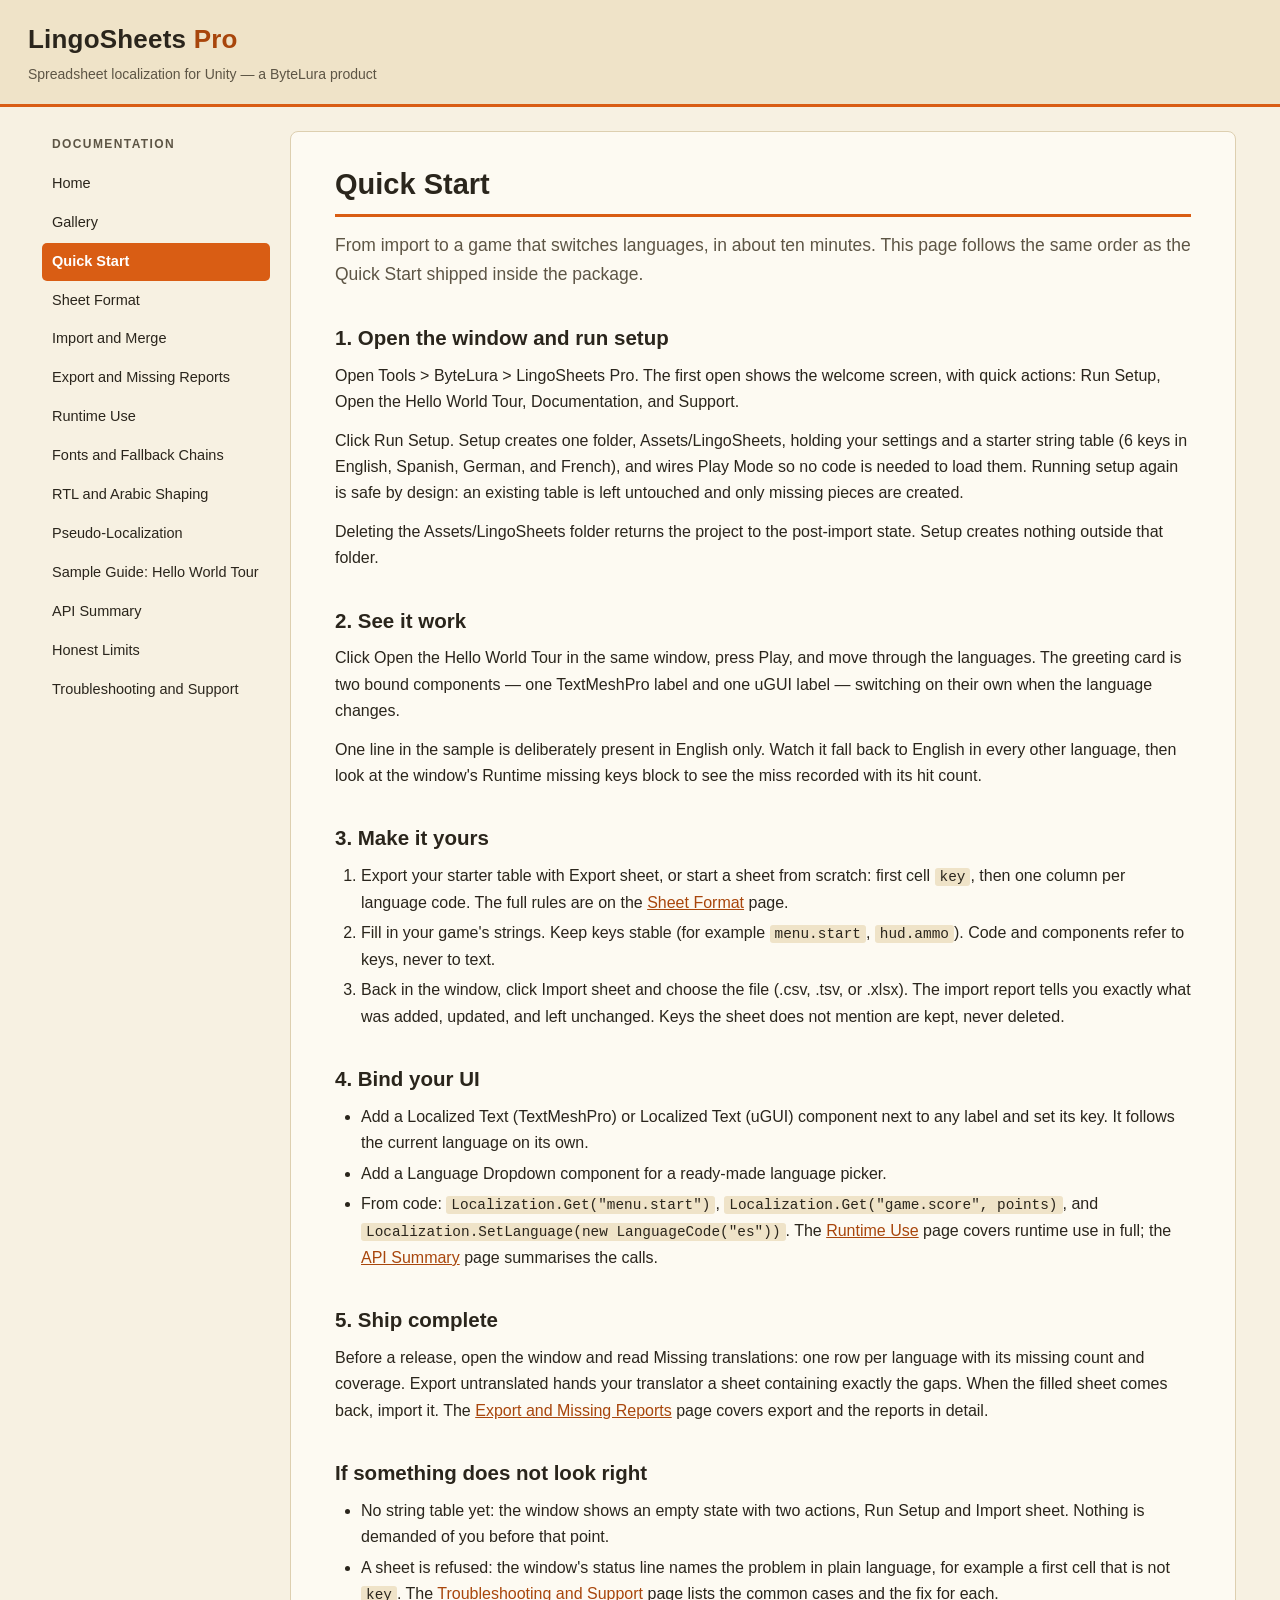
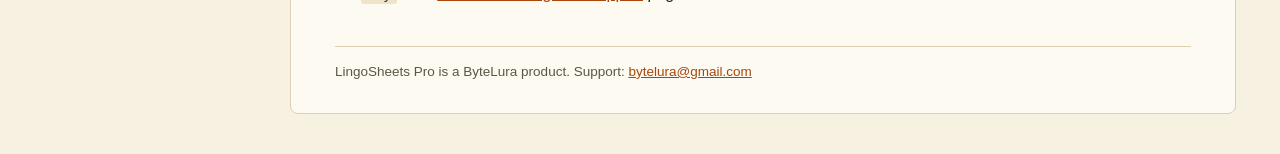
<file: quick-start.html>
<!DOCTYPE html>
<html lang="en">
<head>
<meta charset="utf-8">
<meta name="viewport" content="width=device-width, initial-scale=1">
<title>Quick Start — LingoSheets Pro Documentation</title>
<link rel="stylesheet" href="style.css">
</head>
<body>
<header class="site-header">
<div class="site-title">LingoSheets <span>Pro</span></div>
<div class="site-tag">Spreadsheet localization for Unity — a ByteLura product</div>
</header>
<div class="layout">
<nav class="sidebar"><div class="nav-heading">Documentation</div><a href="index.html">Home</a><a href="gallery.html">Gallery</a><a href="quick-start.html" class="active">Quick Start</a><a href="sheet-format.html">Sheet Format</a><a href="import-and-merge.html">Import and Merge</a><a href="export-and-missing-reports.html">Export and Missing Reports</a><a href="runtime-use.html">Runtime Use</a><a href="fonts-and-fallback-chains.html">Fonts and Fallback Chains</a><a href="rtl-and-arabic-shaping.html">RTL and Arabic Shaping</a><a href="pseudo-localization.html">Pseudo-Localization</a><a href="sample-guide.html">Sample Guide: Hello World Tour</a><a href="api-summary.html">API Summary</a><a href="honest-limits.html">Honest Limits</a><a href="troubleshooting-and-support.html">Troubleshooting and Support</a></nav>
<main>
<h1>Quick Start</h1>
<p class="lede">From import to a game that switches languages, in about ten minutes. This page follows the same order as the Quick Start shipped inside the package.</p>

<h2>1. Open the window and run setup</h2>
<p>Open Tools &gt; ByteLura &gt; LingoSheets Pro. The first open shows the welcome screen, with quick actions: Run Setup, Open the Hello World Tour, Documentation, and Support.</p>
<p>Click Run Setup. Setup creates one folder, Assets/LingoSheets, holding your settings and a starter string table (6 keys in English, Spanish, German, and French), and wires Play Mode so no code is needed to load them. Running setup again is safe by design: an existing table is left untouched and only missing pieces are created.</p>
<p>Deleting the Assets/LingoSheets folder returns the project to the post-import state. Setup creates nothing outside that folder.</p>

<h2>2. See it work</h2>
<p>Click Open the Hello World Tour in the same window, press Play, and move through the languages. The greeting card is two bound components — one TextMeshPro label and one uGUI label — switching on their own when the language changes.</p>
<p>One line in the sample is deliberately present in English only. Watch it fall back to English in every other language, then look at the window's Runtime missing keys block to see the miss recorded with its hit count.</p>

<h2>3. Make it yours</h2>
<ol>
<li>Export your starter table with Export sheet, or start a sheet from scratch: first cell <code>key</code>, then one column per language code. The full rules are on the <a href="sheet-format.html">Sheet Format</a> page.</li>
<li>Fill in your game's strings. Keep keys stable (for example <code>menu.start</code>, <code>hud.ammo</code>). Code and components refer to keys, never to text.</li>
<li>Back in the window, click Import sheet and choose the file (.csv, .tsv, or .xlsx). The import report tells you exactly what was added, updated, and left unchanged. Keys the sheet does not mention are kept, never deleted.</li>
</ol>

<h2>4. Bind your UI</h2>
<ul>
<li>Add a Localized Text (TextMeshPro) or Localized Text (uGUI) component next to any label and set its key. It follows the current language on its own.</li>
<li>Add a Language Dropdown component for a ready-made language picker.</li>
<li>From code: <code>Localization.Get("menu.start")</code>, <code>Localization.Get("game.score", points)</code>, and <code>Localization.SetLanguage(new LanguageCode("es"))</code>. The <a href="runtime-use.html">Runtime Use</a> page covers runtime use in full; the <a href="api-summary.html">API Summary</a> page summarises the calls.</li>
</ul>

<h2>5. Ship complete</h2>
<p>Before a release, open the window and read Missing translations: one row per language with its missing count and coverage. Export untranslated hands your translator a sheet containing exactly the gaps. When the filled sheet comes back, import it. The <a href="export-and-missing-reports.html">Export and Missing Reports</a> page covers export and the reports in detail.</p>

<h2>If something does not look right</h2>
<ul>
<li>No string table yet: the window shows an empty state with two actions, Run Setup and Import sheet. Nothing is demanded of you before that point.</li>
<li>A sheet is refused: the window's status line names the problem in plain language, for example a first cell that is not <code>key</code>. The <a href="troubleshooting-and-support.html">Troubleshooting and Support</a> page lists the common cases and the fix for each.</li>
</ul>
<footer class="page-footer">LingoSheets Pro is a ByteLura product. Support: <a href="mailto:bytelura@gmail.com">bytelura@gmail.com</a></footer>
</main>
</div>
</body>
</html>
</file>
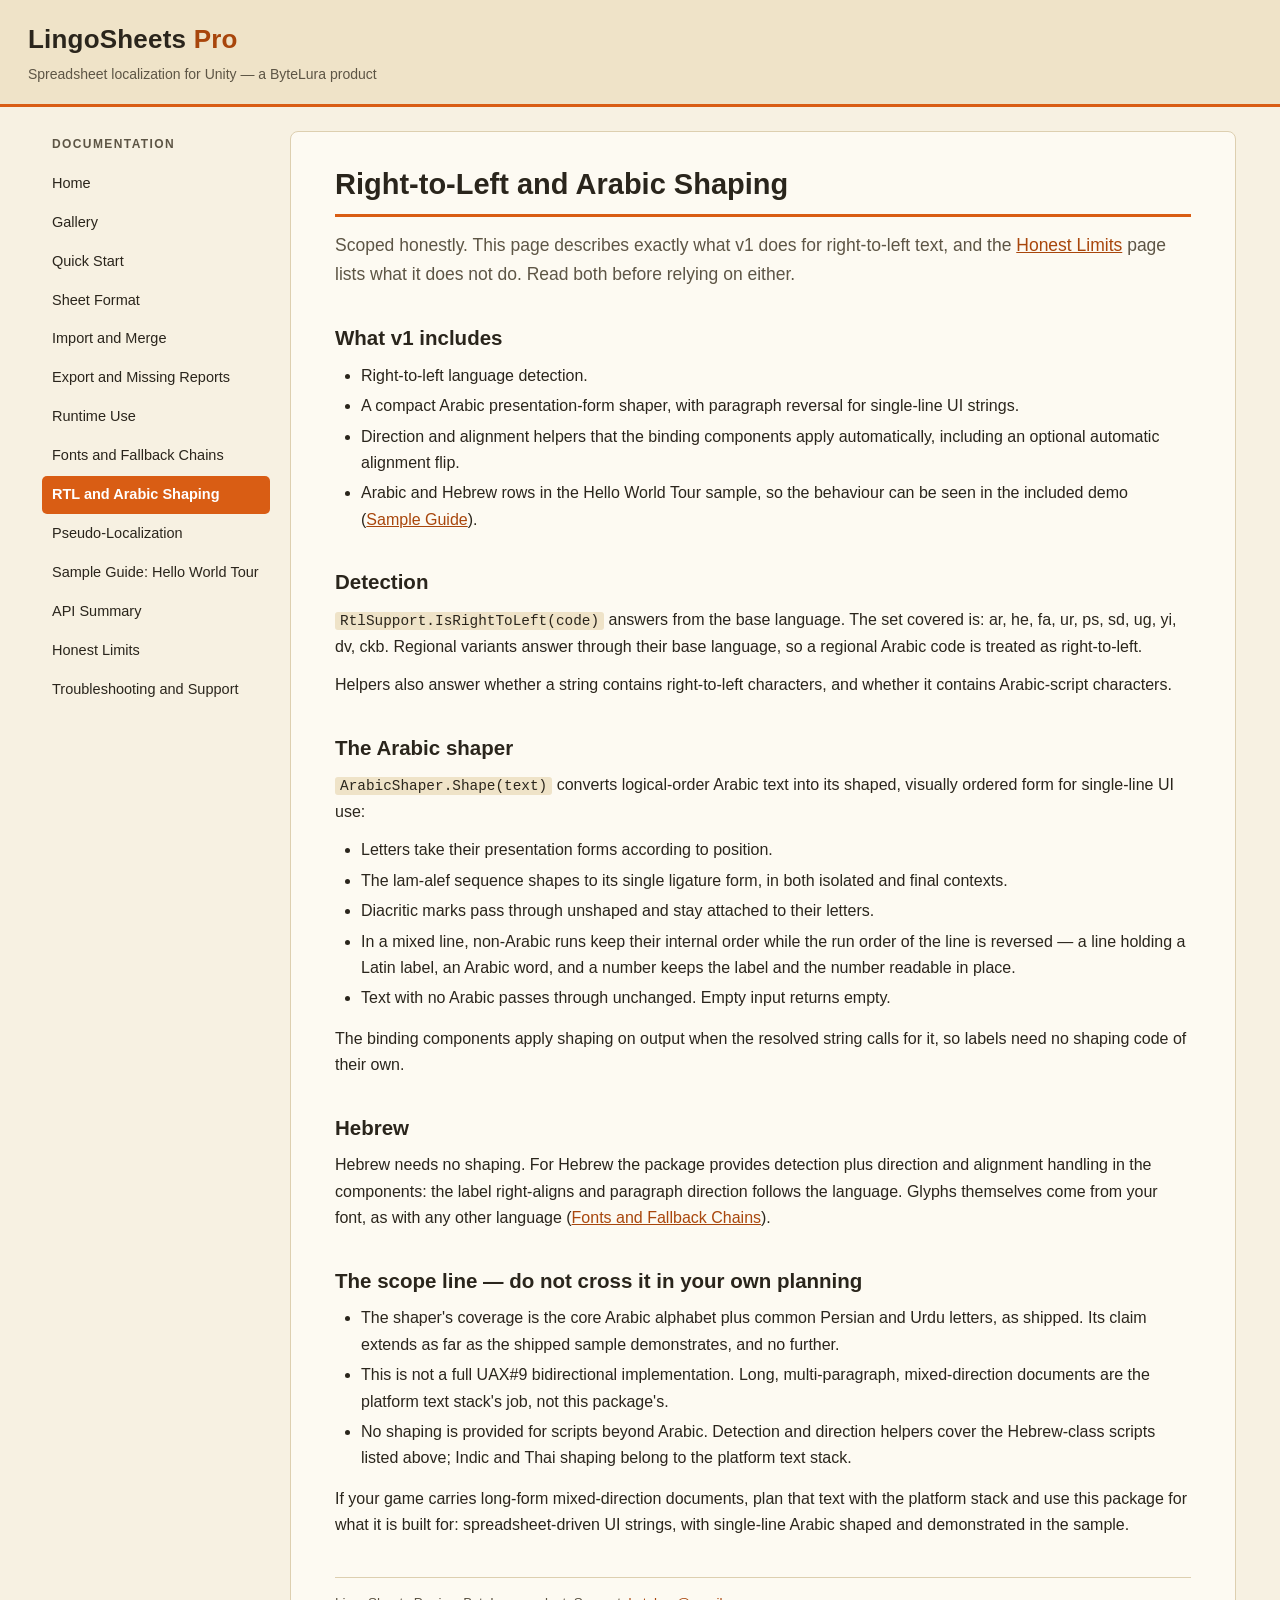
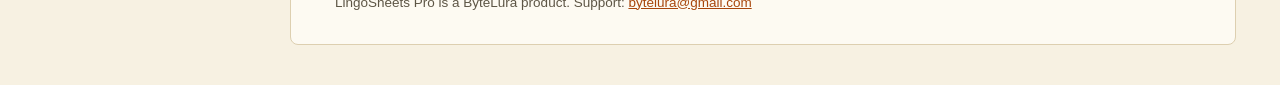
<file: rtl-and-arabic-shaping.html>
<!DOCTYPE html>
<html lang="en">
<head>
<meta charset="utf-8">
<meta name="viewport" content="width=device-width, initial-scale=1">
<title>RTL and Arabic Shaping — LingoSheets Pro Documentation</title>
<link rel="stylesheet" href="style.css">
</head>
<body>
<header class="site-header">
<div class="site-title">LingoSheets <span>Pro</span></div>
<div class="site-tag">Spreadsheet localization for Unity — a ByteLura product</div>
</header>
<div class="layout">
<nav class="sidebar"><div class="nav-heading">Documentation</div><a href="index.html">Home</a><a href="gallery.html">Gallery</a><a href="quick-start.html">Quick Start</a><a href="sheet-format.html">Sheet Format</a><a href="import-and-merge.html">Import and Merge</a><a href="export-and-missing-reports.html">Export and Missing Reports</a><a href="runtime-use.html">Runtime Use</a><a href="fonts-and-fallback-chains.html">Fonts and Fallback Chains</a><a href="rtl-and-arabic-shaping.html" class="active">RTL and Arabic Shaping</a><a href="pseudo-localization.html">Pseudo-Localization</a><a href="sample-guide.html">Sample Guide: Hello World Tour</a><a href="api-summary.html">API Summary</a><a href="honest-limits.html">Honest Limits</a><a href="troubleshooting-and-support.html">Troubleshooting and Support</a></nav>
<main>
<h1>Right-to-Left and Arabic Shaping</h1>
<p class="lede">Scoped honestly. This page describes exactly what v1 does for right-to-left text, and the <a href="honest-limits.html">Honest Limits</a> page lists what it does not do. Read both before relying on either.</p>

<h2>What v1 includes</h2>
<ul>
<li>Right-to-left language detection.</li>
<li>A compact Arabic presentation-form shaper, with paragraph reversal for single-line UI strings.</li>
<li>Direction and alignment helpers that the binding components apply automatically, including an optional automatic alignment flip.</li>
<li>Arabic and Hebrew rows in the Hello World Tour sample, so the behaviour can be seen in the included demo (<a href="sample-guide.html">Sample Guide</a>).</li>
</ul>

<h2>Detection</h2>
<p><code>RtlSupport.IsRightToLeft(code)</code> answers from the base language. The set covered is: ar, he, fa, ur, ps, sd, ug, yi, dv, ckb. Regional variants answer through their base language, so a regional Arabic code is treated as right-to-left.</p>
<p>Helpers also answer whether a string contains right-to-left characters, and whether it contains Arabic-script characters.</p>

<h2>The Arabic shaper</h2>
<p><code>ArabicShaper.Shape(text)</code> converts logical-order Arabic text into its shaped, visually ordered form for single-line UI use:</p>
<ul>
<li>Letters take their presentation forms according to position.</li>
<li>The lam-alef sequence shapes to its single ligature form, in both isolated and final contexts.</li>
<li>Diacritic marks pass through unshaped and stay attached to their letters.</li>
<li>In a mixed line, non-Arabic runs keep their internal order while the run order of the line is reversed — a line holding a Latin label, an Arabic word, and a number keeps the label and the number readable in place.</li>
<li>Text with no Arabic passes through unchanged. Empty input returns empty.</li>
</ul>
<p>The binding components apply shaping on output when the resolved string calls for it, so labels need no shaping code of their own.</p>

<h2>Hebrew</h2>
<p>Hebrew needs no shaping. For Hebrew the package provides detection plus direction and alignment handling in the components: the label right-aligns and paragraph direction follows the language. Glyphs themselves come from your font, as with any other language (<a href="fonts-and-fallback-chains.html">Fonts and Fallback Chains</a>).</p>

<h2>The scope line — do not cross it in your own planning</h2>
<ul>
<li>The shaper's coverage is the core Arabic alphabet plus common Persian and Urdu letters, as shipped. Its claim extends as far as the shipped sample demonstrates, and no further.</li>
<li>This is not a full UAX#9 bidirectional implementation. Long, multi-paragraph, mixed-direction documents are the platform text stack's job, not this package's.</li>
<li>No shaping is provided for scripts beyond Arabic. Detection and direction helpers cover the Hebrew-class scripts listed above; Indic and Thai shaping belong to the platform text stack.</li>
</ul>
<p>If your game carries long-form mixed-direction documents, plan that text with the platform stack and use this package for what it is built for: spreadsheet-driven UI strings, with single-line Arabic shaped and demonstrated in the sample.</p>
<footer class="page-footer">LingoSheets Pro is a ByteLura product. Support: <a href="mailto:bytelura@gmail.com">bytelura@gmail.com</a></footer>
</main>
</div>
</body>
</html>
</file>
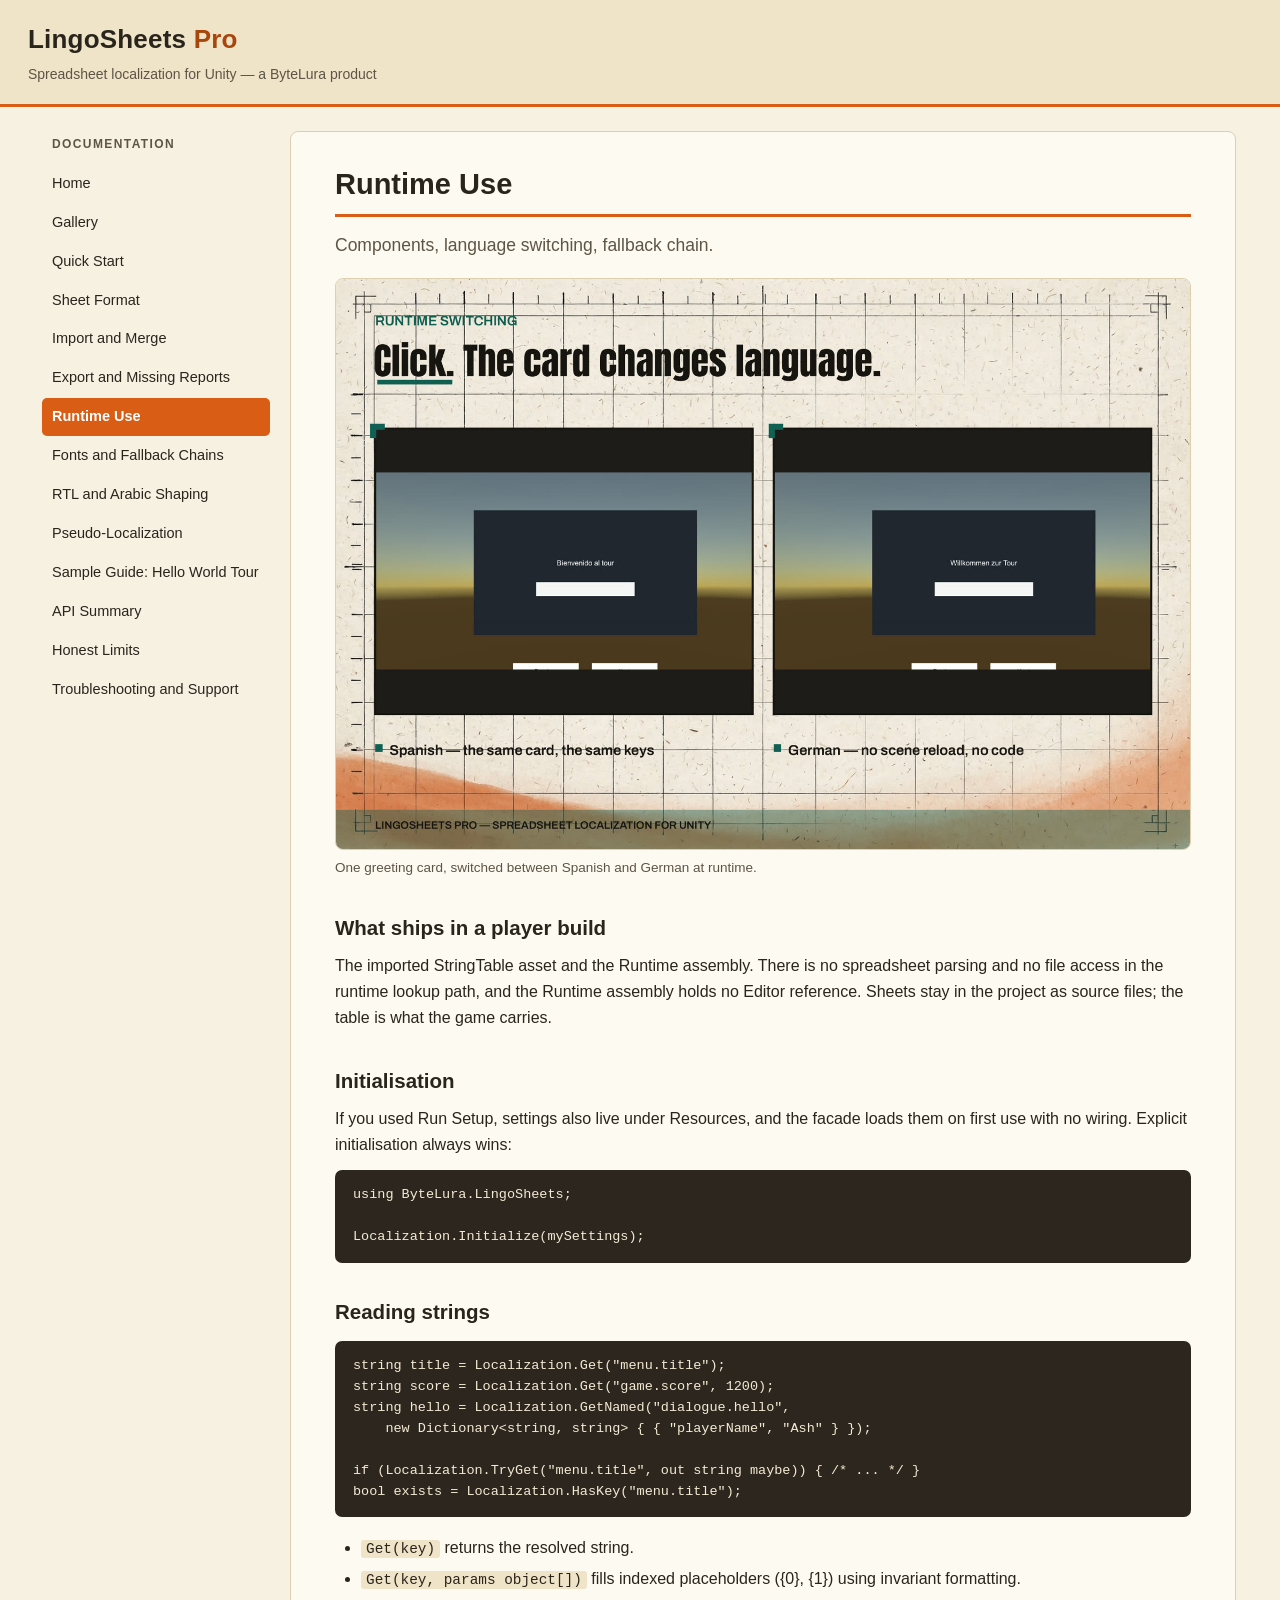
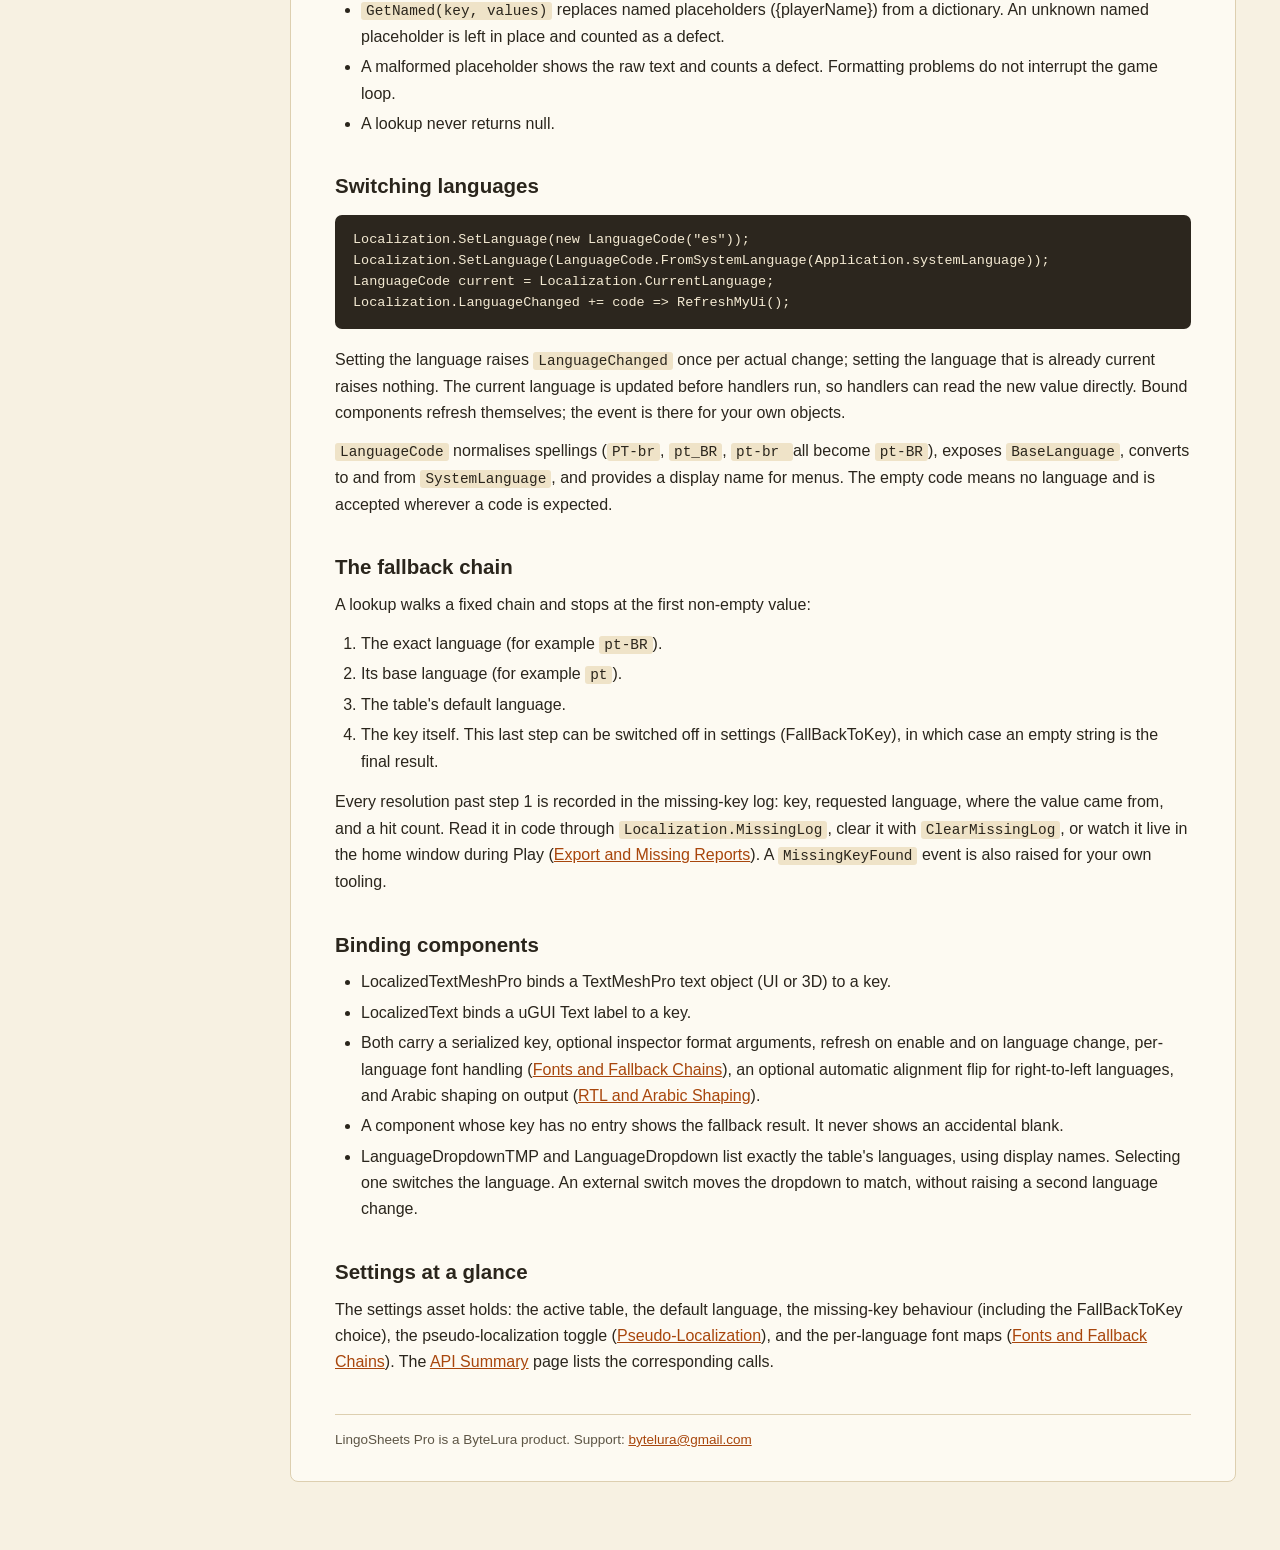
<file: runtime-use.html>
<!DOCTYPE html>
<html lang="en">
<head>
<meta charset="utf-8">
<meta name="viewport" content="width=device-width, initial-scale=1">
<title>Runtime Use — LingoSheets Pro Documentation</title>
<link rel="stylesheet" href="style.css">
</head>
<body>
<header class="site-header">
<div class="site-title">LingoSheets <span>Pro</span></div>
<div class="site-tag">Spreadsheet localization for Unity — a ByteLura product</div>
</header>
<div class="layout">
<nav class="sidebar"><div class="nav-heading">Documentation</div><a href="index.html">Home</a><a href="gallery.html">Gallery</a><a href="quick-start.html">Quick Start</a><a href="sheet-format.html">Sheet Format</a><a href="import-and-merge.html">Import and Merge</a><a href="export-and-missing-reports.html">Export and Missing Reports</a><a href="runtime-use.html" class="active">Runtime Use</a><a href="fonts-and-fallback-chains.html">Fonts and Fallback Chains</a><a href="rtl-and-arabic-shaping.html">RTL and Arabic Shaping</a><a href="pseudo-localization.html">Pseudo-Localization</a><a href="sample-guide.html">Sample Guide: Hello World Tour</a><a href="api-summary.html">API Summary</a><a href="honest-limits.html">Honest Limits</a><a href="troubleshooting-and-support.html">Troubleshooting and Support</a></nav>
<main>
<h1>Runtime Use</h1>
<p class="lede">Components, language switching, fallback chain.</p>
<figure class="doc-shot"><img src="images/language-switching.jpg" alt="Hello World Tour greeting card shown in Spanish and German after a runtime language switch"><figcaption>One greeting card, switched between Spanish and German at runtime.</figcaption></figure>

<h2>What ships in a player build</h2>
<p>The imported StringTable asset and the Runtime assembly. There is no spreadsheet parsing and no file access in the runtime lookup path, and the Runtime assembly holds no Editor reference. Sheets stay in the project as source files; the table is what the game carries.</p>

<h2>Initialisation</h2>
<p>If you used Run Setup, settings also live under Resources, and the facade loads them on first use with no wiring. Explicit initialisation always wins:</p>
<pre><code>using ByteLura.LingoSheets;

Localization.Initialize(mySettings);</code></pre>

<h2>Reading strings</h2>
<pre><code>string title = Localization.Get("menu.title");
string score = Localization.Get("game.score", 1200);
string hello = Localization.GetNamed("dialogue.hello",
    new Dictionary&lt;string, string&gt; { { "playerName", "Ash" } });

if (Localization.TryGet("menu.title", out string maybe)) { /* ... */ }
bool exists = Localization.HasKey("menu.title");</code></pre>
<ul>
<li><code>Get(key)</code> returns the resolved string.</li>
<li><code>Get(key, params object[])</code> fills indexed placeholders ({0}, {1}) using invariant formatting.</li>
<li><code>GetNamed(key, values)</code> replaces named placeholders ({playerName}) from a dictionary. An unknown named placeholder is left in place and counted as a defect.</li>
<li>A malformed placeholder shows the raw text and counts a defect. Formatting problems do not interrupt the game loop.</li>
<li>A lookup never returns null.</li>
</ul>

<h2>Switching languages</h2>
<pre><code>Localization.SetLanguage(new LanguageCode("es"));
Localization.SetLanguage(LanguageCode.FromSystemLanguage(Application.systemLanguage));
LanguageCode current = Localization.CurrentLanguage;
Localization.LanguageChanged += code =&gt; RefreshMyUi();</code></pre>
<p>Setting the language raises <code>LanguageChanged</code> once per actual change; setting the language that is already current raises nothing. The current language is updated before handlers run, so handlers can read the new value directly. Bound components refresh themselves; the event is there for your own objects.</p>
<p><code>LanguageCode</code> normalises spellings (<code>PT-br</code>, <code>pt_BR</code>, <code> pt-br </code> all become <code>pt-BR</code>), exposes <code>BaseLanguage</code>, converts to and from <code>SystemLanguage</code>, and provides a display name for menus. The empty code means no language and is accepted wherever a code is expected.</p>

<h2>The fallback chain</h2>
<p>A lookup walks a fixed chain and stops at the first non-empty value:</p>
<ol>
<li>The exact language (for example <code>pt-BR</code>).</li>
<li>Its base language (for example <code>pt</code>).</li>
<li>The table's default language.</li>
<li>The key itself. This last step can be switched off in settings (FallBackToKey), in which case an empty string is the final result.</li>
</ol>
<p>Every resolution past step 1 is recorded in the missing-key log: key, requested language, where the value came from, and a hit count. Read it in code through <code>Localization.MissingLog</code>, clear it with <code>ClearMissingLog</code>, or watch it live in the home window during Play (<a href="export-and-missing-reports.html">Export and Missing Reports</a>). A <code>MissingKeyFound</code> event is also raised for your own tooling.</p>

<h2>Binding components</h2>
<ul>
<li>LocalizedTextMeshPro binds a TextMeshPro text object (UI or 3D) to a key.</li>
<li>LocalizedText binds a uGUI Text label to a key.</li>
<li>Both carry a serialized key, optional inspector format arguments, refresh on enable and on language change, per-language font handling (<a href="fonts-and-fallback-chains.html">Fonts and Fallback Chains</a>), an optional automatic alignment flip for right-to-left languages, and Arabic shaping on output (<a href="rtl-and-arabic-shaping.html">RTL and Arabic Shaping</a>).</li>
<li>A component whose key has no entry shows the fallback result. It never shows an accidental blank.</li>
<li>LanguageDropdownTMP and LanguageDropdown list exactly the table's languages, using display names. Selecting one switches the language. An external switch moves the dropdown to match, without raising a second language change.</li>
</ul>

<h2>Settings at a glance</h2>
<p>The settings asset holds: the active table, the default language, the missing-key behaviour (including the FallBackToKey choice), the pseudo-localization toggle (<a href="pseudo-localization.html">Pseudo-Localization</a>), and the per-language font maps (<a href="fonts-and-fallback-chains.html">Fonts and Fallback Chains</a>). The <a href="api-summary.html">API Summary</a> page lists the corresponding calls.</p>
<footer class="page-footer">LingoSheets Pro is a ByteLura product. Support: <a href="mailto:bytelura@gmail.com">bytelura@gmail.com</a></footer>
</main>
</div>
</body>
</html>
</file>
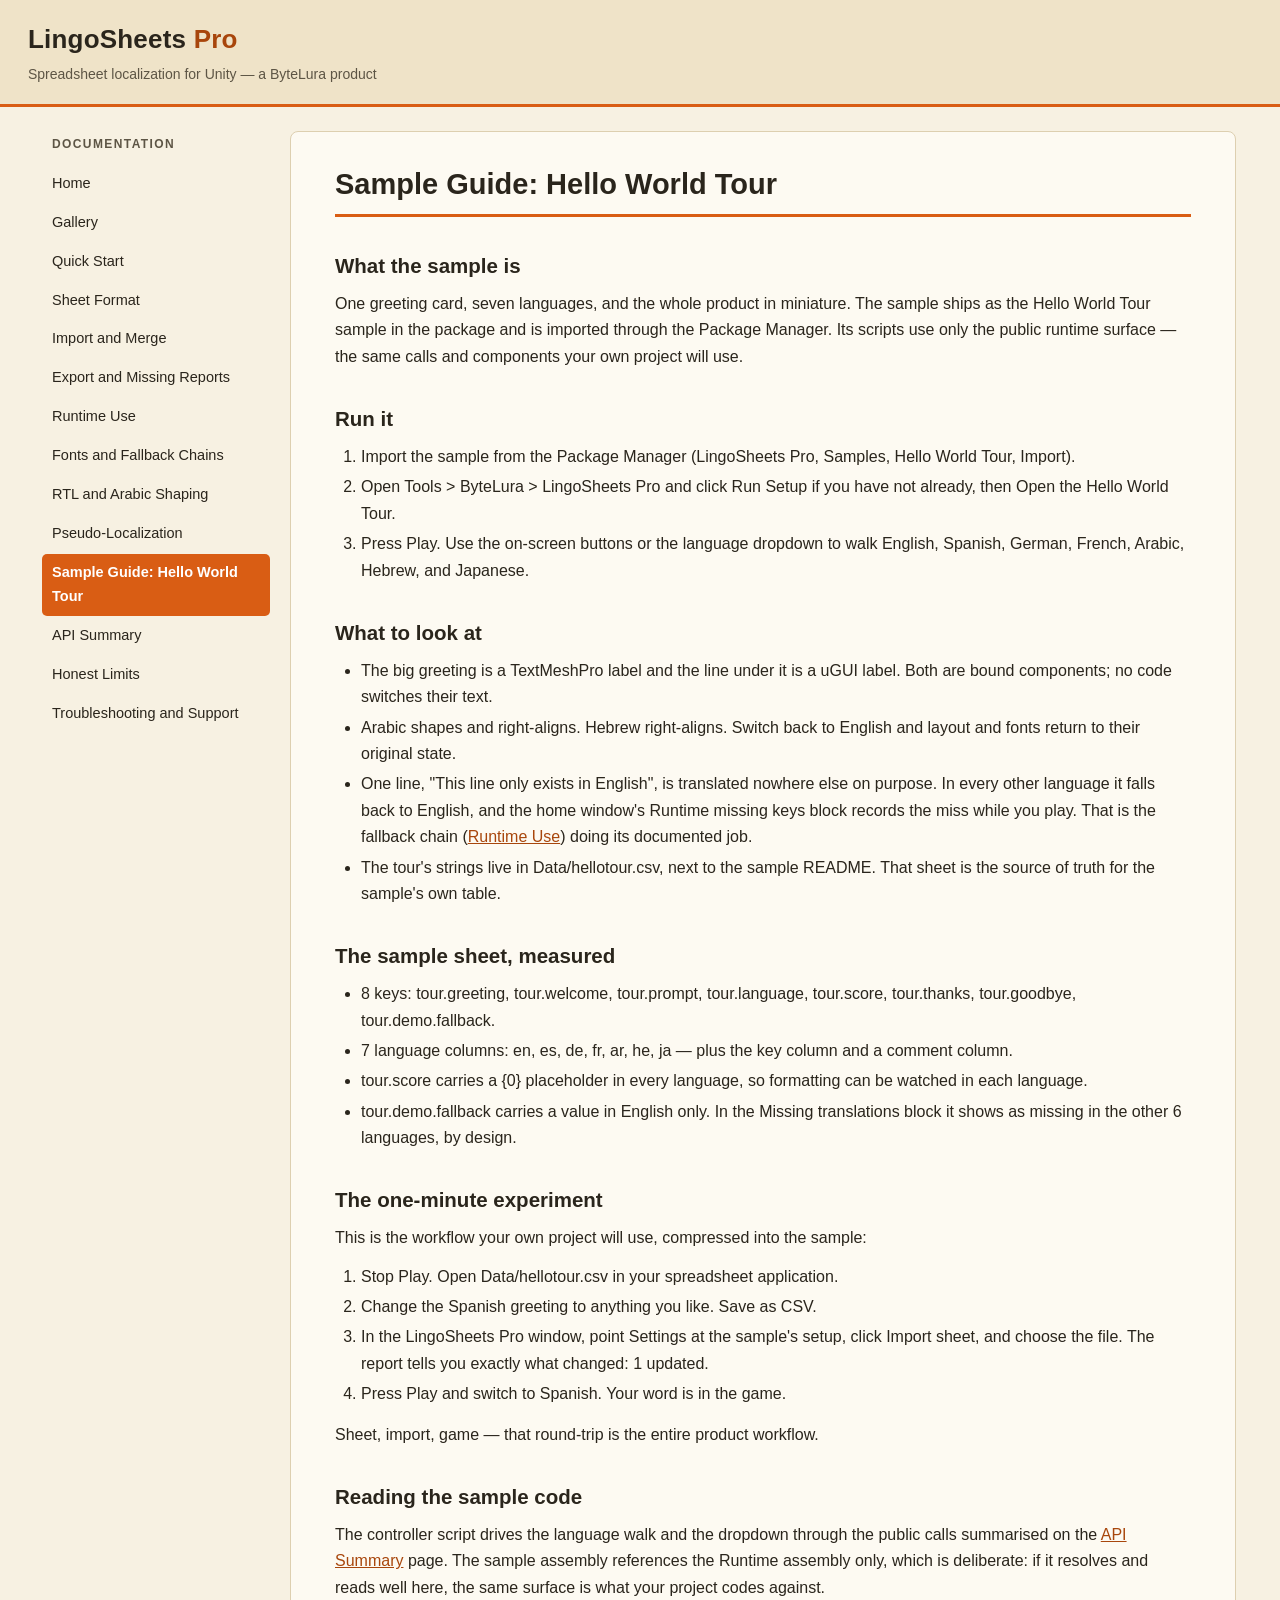
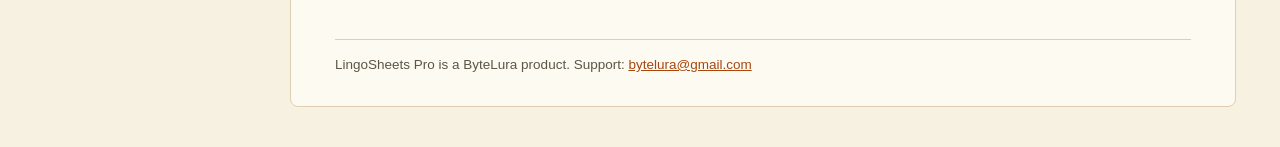
<file: sample-guide.html>
<!DOCTYPE html>
<html lang="en">
<head>
<meta charset="utf-8">
<meta name="viewport" content="width=device-width, initial-scale=1">
<title>Sample Guide: Hello World Tour — LingoSheets Pro Documentation</title>
<link rel="stylesheet" href="style.css">
</head>
<body>
<header class="site-header">
<div class="site-title">LingoSheets <span>Pro</span></div>
<div class="site-tag">Spreadsheet localization for Unity — a ByteLura product</div>
</header>
<div class="layout">
<nav class="sidebar"><div class="nav-heading">Documentation</div><a href="index.html">Home</a><a href="gallery.html">Gallery</a><a href="quick-start.html">Quick Start</a><a href="sheet-format.html">Sheet Format</a><a href="import-and-merge.html">Import and Merge</a><a href="export-and-missing-reports.html">Export and Missing Reports</a><a href="runtime-use.html">Runtime Use</a><a href="fonts-and-fallback-chains.html">Fonts and Fallback Chains</a><a href="rtl-and-arabic-shaping.html">RTL and Arabic Shaping</a><a href="pseudo-localization.html">Pseudo-Localization</a><a href="sample-guide.html" class="active">Sample Guide: Hello World Tour</a><a href="api-summary.html">API Summary</a><a href="honest-limits.html">Honest Limits</a><a href="troubleshooting-and-support.html">Troubleshooting and Support</a></nav>
<main>
<h1>Sample Guide: Hello World Tour</h1>

<h2>What the sample is</h2>
<p>One greeting card, seven languages, and the whole product in miniature. The sample ships as the Hello World Tour sample in the package and is imported through the Package Manager. Its scripts use only the public runtime surface — the same calls and components your own project will use.</p>

<h2>Run it</h2>
<ol>
<li>Import the sample from the Package Manager (LingoSheets Pro, Samples, Hello World Tour, Import).</li>
<li>Open Tools &gt; ByteLura &gt; LingoSheets Pro and click Run Setup if you have not already, then Open the Hello World Tour.</li>
<li>Press Play. Use the on-screen buttons or the language dropdown to walk English, Spanish, German, French, Arabic, Hebrew, and Japanese.</li>
</ol>

<h2>What to look at</h2>
<ul>
<li>The big greeting is a TextMeshPro label and the line under it is a uGUI label. Both are bound components; no code switches their text.</li>
<li>Arabic shapes and right-aligns. Hebrew right-aligns. Switch back to English and layout and fonts return to their original state.</li>
<li>One line, "This line only exists in English", is translated nowhere else on purpose. In every other language it falls back to English, and the home window's Runtime missing keys block records the miss while you play. That is the fallback chain (<a href="runtime-use.html">Runtime Use</a>) doing its documented job.</li>
<li>The tour's strings live in Data/hellotour.csv, next to the sample README. That sheet is the source of truth for the sample's own table.</li>
</ul>

<h2>The sample sheet, measured</h2>
<ul>
<li>8 keys: tour.greeting, tour.welcome, tour.prompt, tour.language, tour.score, tour.thanks, tour.goodbye, tour.demo.fallback.</li>
<li>7 language columns: en, es, de, fr, ar, he, ja — plus the key column and a comment column.</li>
<li>tour.score carries a {0} placeholder in every language, so formatting can be watched in each language.</li>
<li>tour.demo.fallback carries a value in English only. In the Missing translations block it shows as missing in the other 6 languages, by design.</li>
</ul>

<h2>The one-minute experiment</h2>
<p>This is the workflow your own project will use, compressed into the sample:</p>
<ol>
<li>Stop Play. Open Data/hellotour.csv in your spreadsheet application.</li>
<li>Change the Spanish greeting to anything you like. Save as CSV.</li>
<li>In the LingoSheets Pro window, point Settings at the sample's setup, click Import sheet, and choose the file. The report tells you exactly what changed: 1 updated.</li>
<li>Press Play and switch to Spanish. Your word is in the game.</li>
</ol>
<p>Sheet, import, game — that round-trip is the entire product workflow.</p>

<h2>Reading the sample code</h2>
<p>The controller script drives the language walk and the dropdown through the public calls summarised on the <a href="api-summary.html">API Summary</a> page. The sample assembly references the Runtime assembly only, which is deliberate: if it resolves and reads well here, the same surface is what your project codes against.</p>
<footer class="page-footer">LingoSheets Pro is a ByteLura product. Support: <a href="mailto:bytelura@gmail.com">bytelura@gmail.com</a></footer>
</main>
</div>
</body>
</html>
</file>
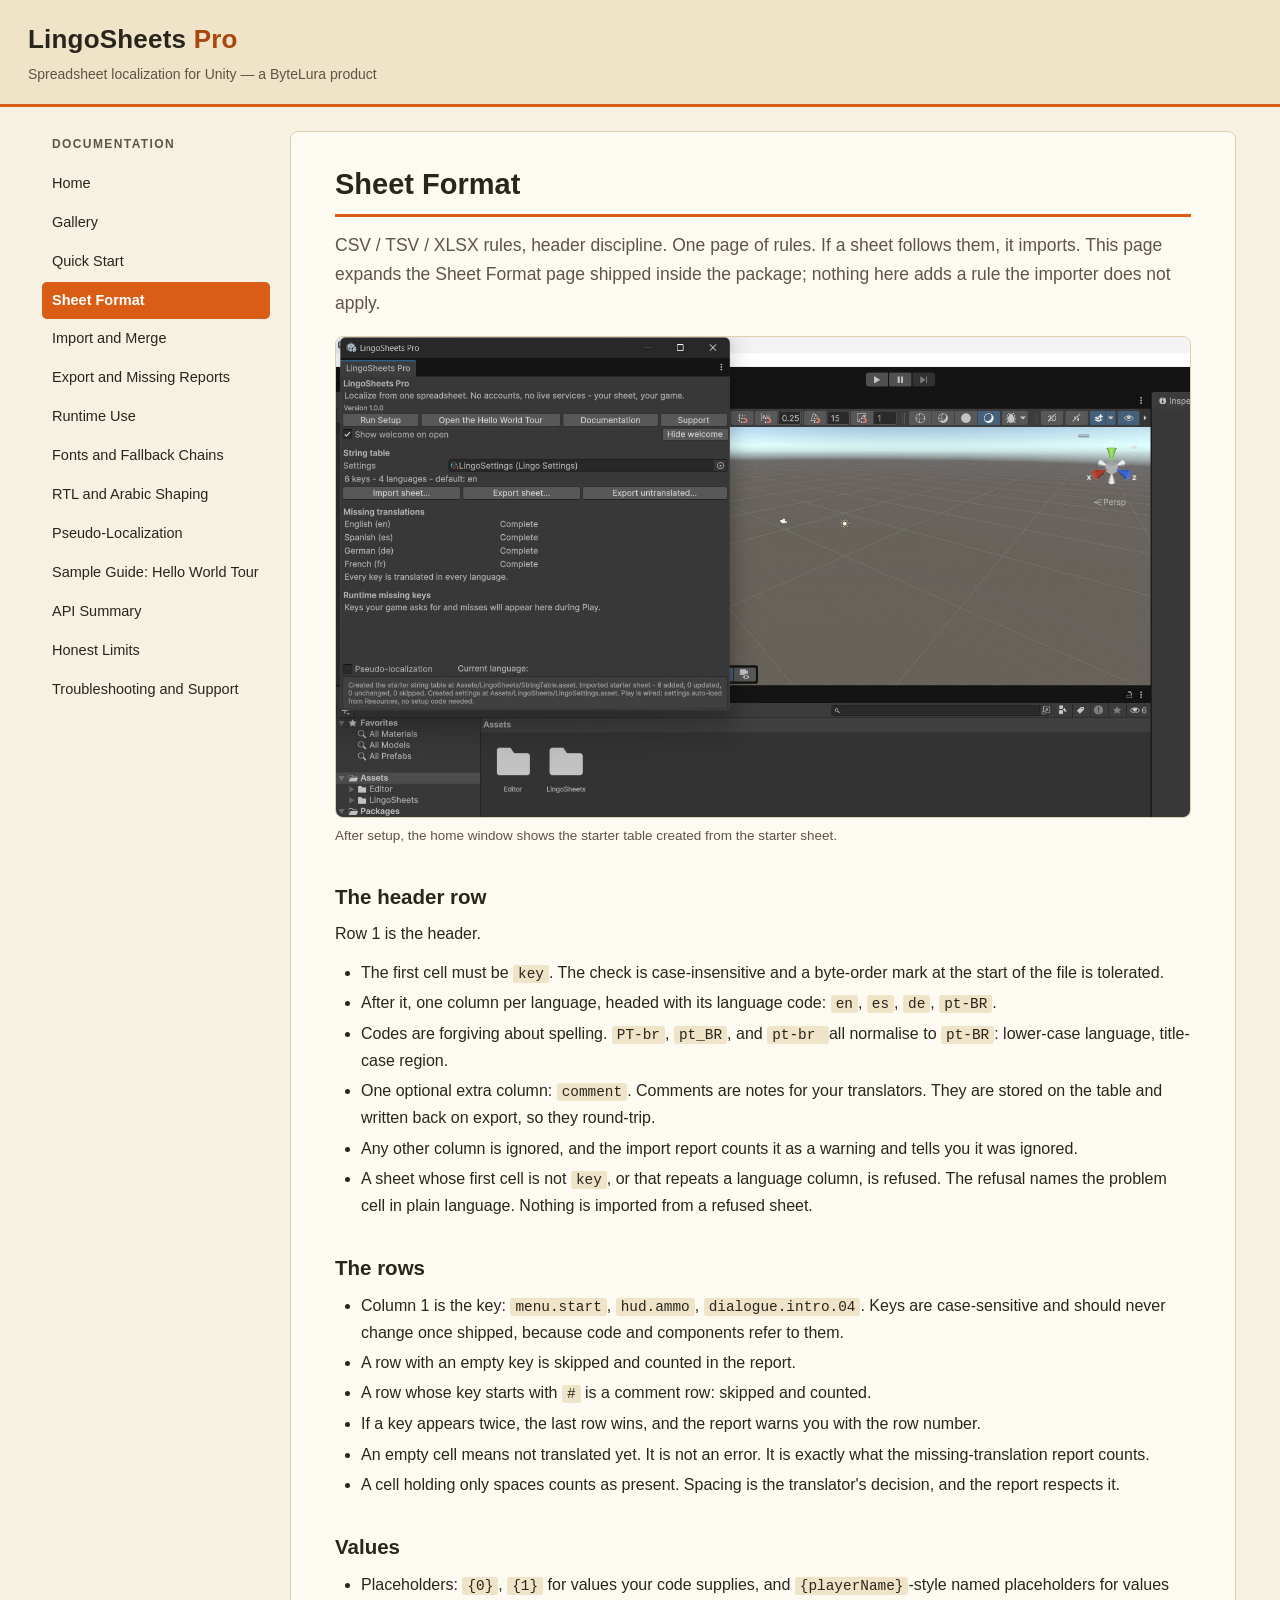
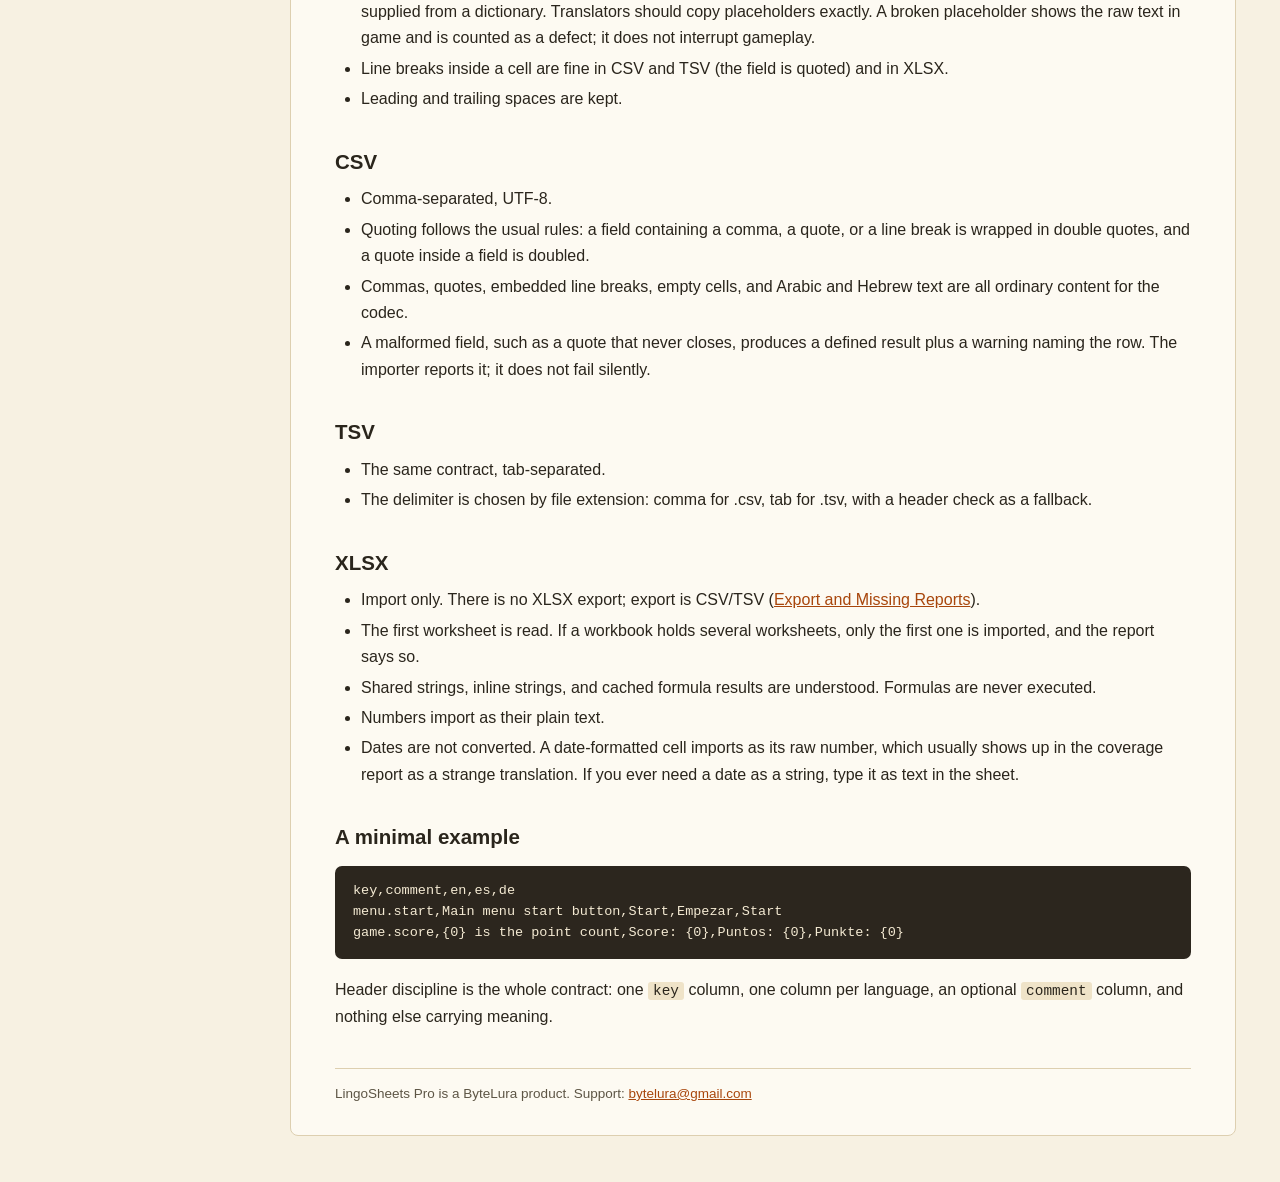
<file: sheet-format.html>
<!DOCTYPE html>
<html lang="en">
<head>
<meta charset="utf-8">
<meta name="viewport" content="width=device-width, initial-scale=1">
<title>Sheet Format — LingoSheets Pro Documentation</title>
<link rel="stylesheet" href="style.css">
</head>
<body>
<header class="site-header">
<div class="site-title">LingoSheets <span>Pro</span></div>
<div class="site-tag">Spreadsheet localization for Unity — a ByteLura product</div>
</header>
<div class="layout">
<nav class="sidebar"><div class="nav-heading">Documentation</div><a href="index.html">Home</a><a href="gallery.html">Gallery</a><a href="quick-start.html">Quick Start</a><a href="sheet-format.html" class="active">Sheet Format</a><a href="import-and-merge.html">Import and Merge</a><a href="export-and-missing-reports.html">Export and Missing Reports</a><a href="runtime-use.html">Runtime Use</a><a href="fonts-and-fallback-chains.html">Fonts and Fallback Chains</a><a href="rtl-and-arabic-shaping.html">RTL and Arabic Shaping</a><a href="pseudo-localization.html">Pseudo-Localization</a><a href="sample-guide.html">Sample Guide: Hello World Tour</a><a href="api-summary.html">API Summary</a><a href="honest-limits.html">Honest Limits</a><a href="troubleshooting-and-support.html">Troubleshooting and Support</a></nav>
<main>
<h1>Sheet Format</h1>
<p class="lede">CSV / TSV / XLSX rules, header discipline. One page of rules. If a sheet follows them, it imports. This page expands the Sheet Format page shipped inside the package; nothing here adds a rule the importer does not apply.</p>
<figure class="doc-shot"><img src="images/window-setup.jpg" alt="Unity Editor with the LingoSheets Pro window after setup, showing the starter string table and completed translations for four languages"><figcaption>After setup, the home window shows the starter table created from the starter sheet.</figcaption></figure>

<h2>The header row</h2>
<p>Row 1 is the header.</p>
<ul>
<li>The first cell must be <code>key</code>. The check is case-insensitive and a byte-order mark at the start of the file is tolerated.</li>
<li>After it, one column per language, headed with its language code: <code>en</code>, <code>es</code>, <code>de</code>, <code>pt-BR</code>.</li>
<li>Codes are forgiving about spelling. <code>PT-br</code>, <code>pt_BR</code>, and <code> pt-br </code> all normalise to <code>pt-BR</code>: lower-case language, title-case region.</li>
<li>One optional extra column: <code>comment</code>. Comments are notes for your translators. They are stored on the table and written back on export, so they round-trip.</li>
<li>Any other column is ignored, and the import report counts it as a warning and tells you it was ignored.</li>
<li>A sheet whose first cell is not <code>key</code>, or that repeats a language column, is refused. The refusal names the problem cell in plain language. Nothing is imported from a refused sheet.</li>
</ul>

<h2>The rows</h2>
<ul>
<li>Column 1 is the key: <code>menu.start</code>, <code>hud.ammo</code>, <code>dialogue.intro.04</code>. Keys are case-sensitive and should never change once shipped, because code and components refer to them.</li>
<li>A row with an empty key is skipped and counted in the report.</li>
<li>A row whose key starts with <code>#</code> is a comment row: skipped and counted.</li>
<li>If a key appears twice, the last row wins, and the report warns you with the row number.</li>
<li>An empty cell means not translated yet. It is not an error. It is exactly what the missing-translation report counts.</li>
<li>A cell holding only spaces counts as present. Spacing is the translator's decision, and the report respects it.</li>
</ul>

<h2>Values</h2>
<ul>
<li>Placeholders: <code>{0}</code>, <code>{1}</code> for values your code supplies, and <code>{playerName}</code>-style named placeholders for values supplied from a dictionary. Translators should copy placeholders exactly. A broken placeholder shows the raw text in game and is counted as a defect; it does not interrupt gameplay.</li>
<li>Line breaks inside a cell are fine in CSV and TSV (the field is quoted) and in XLSX.</li>
<li>Leading and trailing spaces are kept.</li>
</ul>

<h2>CSV</h2>
<ul>
<li>Comma-separated, UTF-8.</li>
<li>Quoting follows the usual rules: a field containing a comma, a quote, or a line break is wrapped in double quotes, and a quote inside a field is doubled.</li>
<li>Commas, quotes, embedded line breaks, empty cells, and Arabic and Hebrew text are all ordinary content for the codec.</li>
<li>A malformed field, such as a quote that never closes, produces a defined result plus a warning naming the row. The importer reports it; it does not fail silently.</li>
</ul>

<h2>TSV</h2>
<ul>
<li>The same contract, tab-separated.</li>
<li>The delimiter is chosen by file extension: comma for .csv, tab for .tsv, with a header check as a fallback.</li>
</ul>

<h2>XLSX</h2>
<ul>
<li>Import only. There is no XLSX export; export is CSV/TSV (<a href="export-and-missing-reports.html">Export and Missing Reports</a>).</li>
<li>The first worksheet is read. If a workbook holds several worksheets, only the first one is imported, and the report says so.</li>
<li>Shared strings, inline strings, and cached formula results are understood. Formulas are never executed.</li>
<li>Numbers import as their plain text.</li>
<li>Dates are not converted. A date-formatted cell imports as its raw number, which usually shows up in the coverage report as a strange translation. If you ever need a date as a string, type it as text in the sheet.</li>
</ul>

<h2>A minimal example</h2>
<pre><code>key,comment,en,es,de
menu.start,Main menu start button,Start,Empezar,Start
game.score,{0} is the point count,Score: {0},Puntos: {0},Punkte: {0}</code></pre>
<p>Header discipline is the whole contract: one <code>key</code> column, one column per language, an optional <code>comment</code> column, and nothing else carrying meaning.</p>
<footer class="page-footer">LingoSheets Pro is a ByteLura product. Support: <a href="mailto:bytelura@gmail.com">bytelura@gmail.com</a></footer>
</main>
</div>
</body>
</html>
</file>
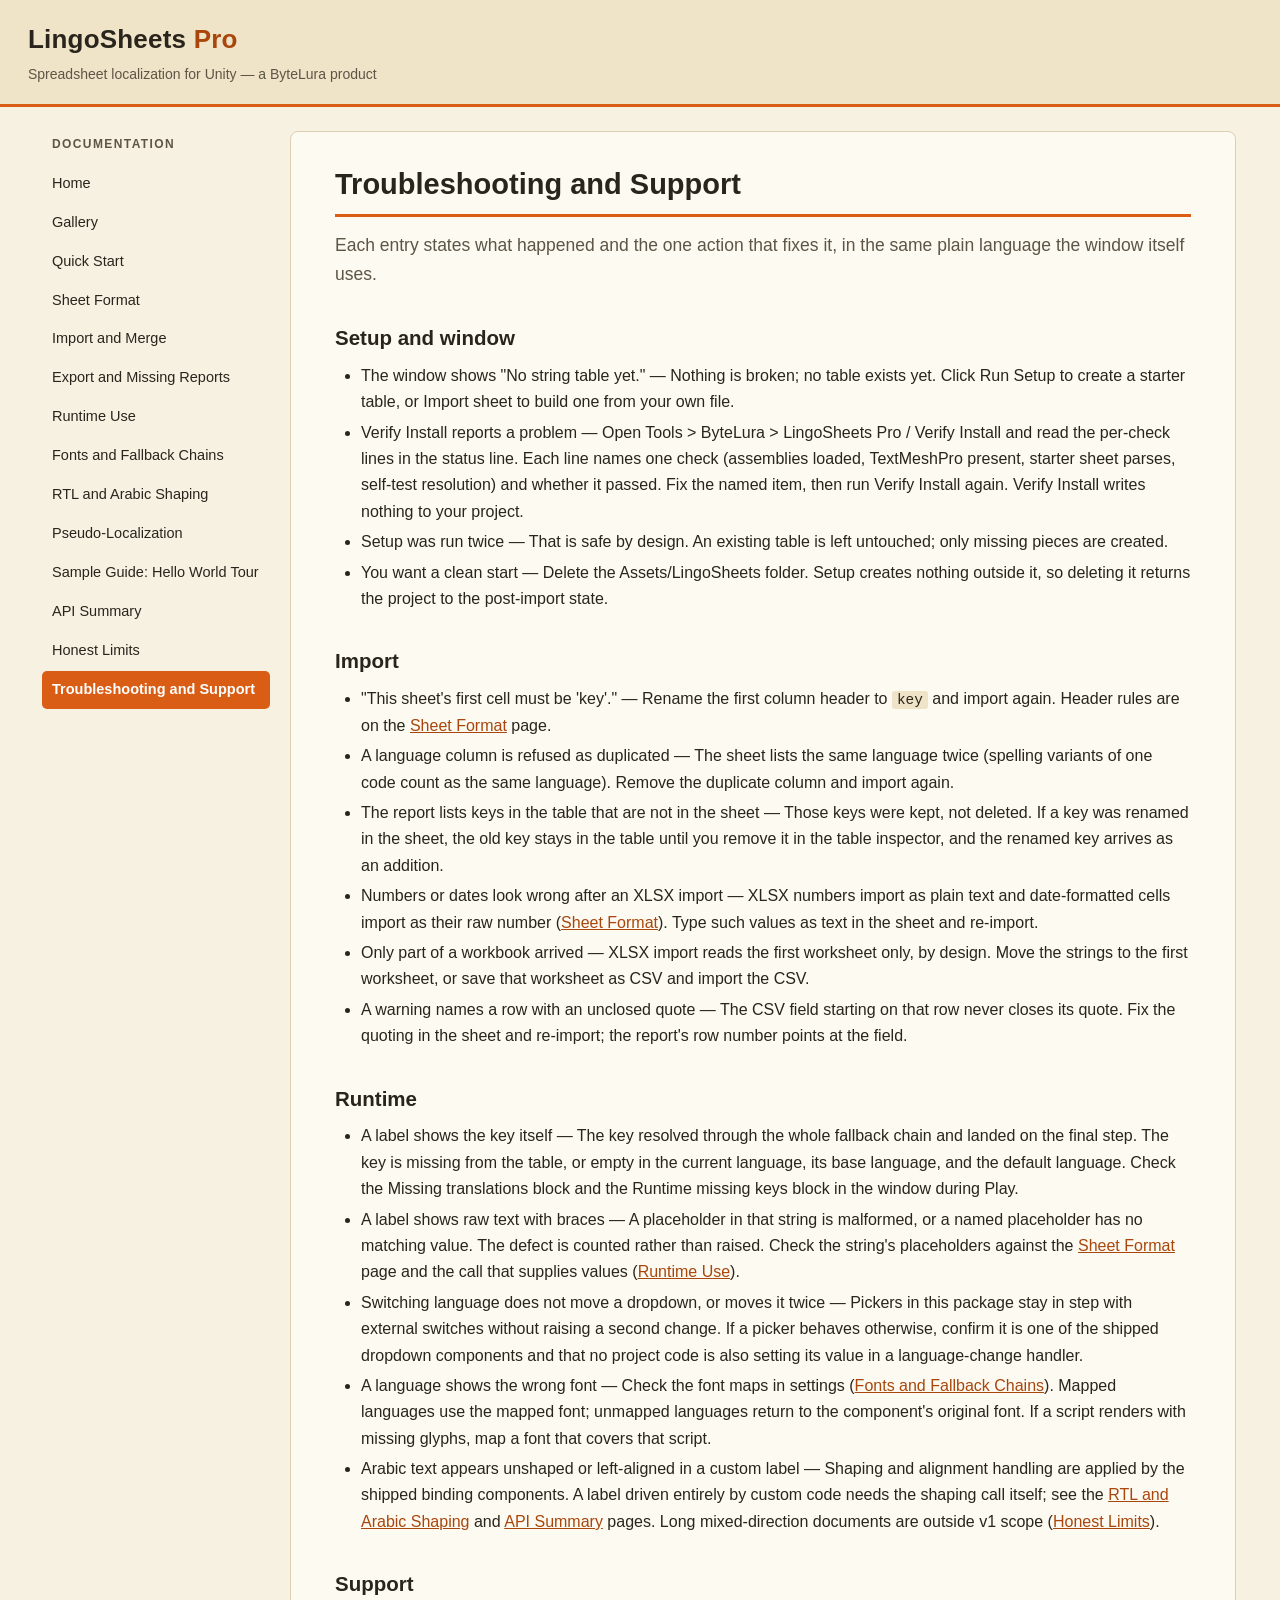
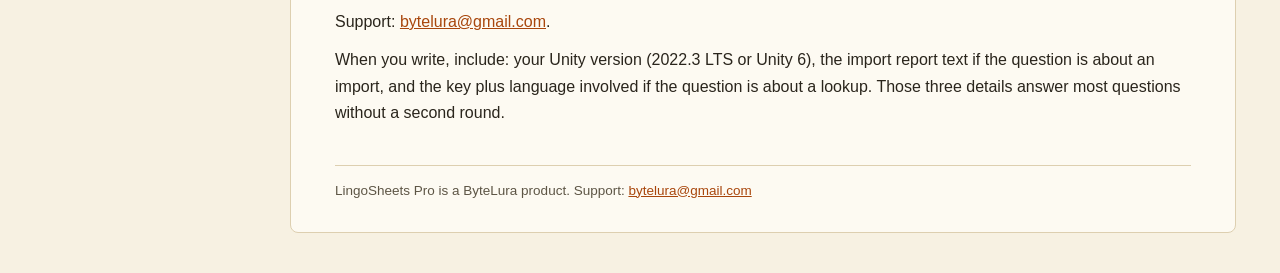
<file: troubleshooting-and-support.html>
<!DOCTYPE html>
<html lang="en">
<head>
<meta charset="utf-8">
<meta name="viewport" content="width=device-width, initial-scale=1">
<title>Troubleshooting and Support — LingoSheets Pro Documentation</title>
<link rel="stylesheet" href="style.css">
</head>
<body>
<header class="site-header">
<div class="site-title">LingoSheets <span>Pro</span></div>
<div class="site-tag">Spreadsheet localization for Unity — a ByteLura product</div>
</header>
<div class="layout">
<nav class="sidebar"><div class="nav-heading">Documentation</div><a href="index.html">Home</a><a href="gallery.html">Gallery</a><a href="quick-start.html">Quick Start</a><a href="sheet-format.html">Sheet Format</a><a href="import-and-merge.html">Import and Merge</a><a href="export-and-missing-reports.html">Export and Missing Reports</a><a href="runtime-use.html">Runtime Use</a><a href="fonts-and-fallback-chains.html">Fonts and Fallback Chains</a><a href="rtl-and-arabic-shaping.html">RTL and Arabic Shaping</a><a href="pseudo-localization.html">Pseudo-Localization</a><a href="sample-guide.html">Sample Guide: Hello World Tour</a><a href="api-summary.html">API Summary</a><a href="honest-limits.html">Honest Limits</a><a href="troubleshooting-and-support.html" class="active">Troubleshooting and Support</a></nav>
<main>
<h1>Troubleshooting and Support</h1>
<p class="lede">Each entry states what happened and the one action that fixes it, in the same plain language the window itself uses.</p>

<h2>Setup and window</h2>
<ul>
<li>The window shows "No string table yet." — Nothing is broken; no table exists yet. Click Run Setup to create a starter table, or Import sheet to build one from your own file.</li>
<li>Verify Install reports a problem — Open Tools &gt; ByteLura &gt; LingoSheets Pro / Verify Install and read the per-check lines in the status line. Each line names one check (assemblies loaded, TextMeshPro present, starter sheet parses, self-test resolution) and whether it passed. Fix the named item, then run Verify Install again. Verify Install writes nothing to your project.</li>
<li>Setup was run twice — That is safe by design. An existing table is left untouched; only missing pieces are created.</li>
<li>You want a clean start — Delete the Assets/LingoSheets folder. Setup creates nothing outside it, so deleting it returns the project to the post-import state.</li>
</ul>

<h2>Import</h2>
<ul>
<li>"This sheet's first cell must be 'key'." — Rename the first column header to <code>key</code> and import again. Header rules are on the <a href="sheet-format.html">Sheet Format</a> page.</li>
<li>A language column is refused as duplicated — The sheet lists the same language twice (spelling variants of one code count as the same language). Remove the duplicate column and import again.</li>
<li>The report lists keys in the table that are not in the sheet — Those keys were kept, not deleted. If a key was renamed in the sheet, the old key stays in the table until you remove it in the table inspector, and the renamed key arrives as an addition.</li>
<li>Numbers or dates look wrong after an XLSX import — XLSX numbers import as plain text and date-formatted cells import as their raw number (<a href="sheet-format.html">Sheet Format</a>). Type such values as text in the sheet and re-import.</li>
<li>Only part of a workbook arrived — XLSX import reads the first worksheet only, by design. Move the strings to the first worksheet, or save that worksheet as CSV and import the CSV.</li>
<li>A warning names a row with an unclosed quote — The CSV field starting on that row never closes its quote. Fix the quoting in the sheet and re-import; the report's row number points at the field.</li>
</ul>

<h2>Runtime</h2>
<ul>
<li>A label shows the key itself — The key resolved through the whole fallback chain and landed on the final step. The key is missing from the table, or empty in the current language, its base language, and the default language. Check the Missing translations block and the Runtime missing keys block in the window during Play.</li>
<li>A label shows raw text with braces — A placeholder in that string is malformed, or a named placeholder has no matching value. The defect is counted rather than raised. Check the string's placeholders against the <a href="sheet-format.html">Sheet Format</a> page and the call that supplies values (<a href="runtime-use.html">Runtime Use</a>).</li>
<li>Switching language does not move a dropdown, or moves it twice — Pickers in this package stay in step with external switches without raising a second change. If a picker behaves otherwise, confirm it is one of the shipped dropdown components and that no project code is also setting its value in a language-change handler.</li>
<li>A language shows the wrong font — Check the font maps in settings (<a href="fonts-and-fallback-chains.html">Fonts and Fallback Chains</a>). Mapped languages use the mapped font; unmapped languages return to the component's original font. If a script renders with missing glyphs, map a font that covers that script.</li>
<li>Arabic text appears unshaped or left-aligned in a custom label — Shaping and alignment handling are applied by the shipped binding components. A label driven entirely by custom code needs the shaping call itself; see the <a href="rtl-and-arabic-shaping.html">RTL and Arabic Shaping</a> and <a href="api-summary.html">API Summary</a> pages. Long mixed-direction documents are outside v1 scope (<a href="honest-limits.html">Honest Limits</a>).</li>
</ul>

<h2>Support</h2>
<p>Support: <a href="mailto:bytelura@gmail.com">bytelura@gmail.com</a>.</p>
<p>When you write, include: your Unity version (2022.3 LTS or Unity 6), the import report text if the question is about an import, and the key plus language involved if the question is about a lookup. Those three details answer most questions without a second round.</p>
<footer class="page-footer">LingoSheets Pro is a ByteLura product. Support: <a href="mailto:bytelura@gmail.com">bytelura@gmail.com</a></footer>
</main>
</div>
</body>
</html>
</file>
<file: style.css>
:root{
  --parchment:#f7f1e2;
  --parchment-deep:#efe3c8;
  --paper:#fdfaf2;
  --ink:#2a251c;
  --ink-soft:#5d5545;
  --accent:#d95d14;
  --accent-dark:#a8460c;
  --line:#ddcfb0;
  --code-bg:#2c261e;
  --code-text:#f4ead3;
}
*{box-sizing:border-box}
html{scroll-behavior:smooth}
body{
  margin:0;background:var(--parchment);color:var(--ink);
  font-family:"Segoe UI",-apple-system,BlinkMacSystemFont,"Helvetica Neue",Arial,sans-serif;
  font-size:16px;line-height:1.65;
}
.site-header{
  background:var(--parchment-deep);
  border-bottom:3px solid var(--accent);
  padding:18px 28px;
}
.site-title{font-size:26px;font-weight:700;letter-spacing:.2px}
.site-title span{color:var(--accent-dark)}
.site-tag{color:var(--ink-soft);font-size:14px;margin-top:2px}
.layout{display:flex;max-width:1240px;margin:0 auto;align-items:flex-start}
.sidebar{
  flex:0 0 264px;width:264px;padding:24px 14px 40px 22px;
  position:sticky;top:0;max-height:100vh;overflow-y:auto;
}
.sidebar .nav-heading{
  font-size:12px;font-weight:700;letter-spacing:1.4px;text-transform:uppercase;
  color:var(--ink-soft);margin:4px 10px 10px;
}
.sidebar a{
  display:block;padding:7px 10px;margin:1px 0;color:var(--ink);
  text-decoration:none;border-radius:5px;font-size:14.5px;
}
.sidebar a:hover{background:var(--parchment-deep)}
.sidebar a.active{background:var(--accent);color:#fff;font-weight:600}
main{
  flex:1;min-width:0;background:var(--paper);
  margin:24px 24px 40px 6px;padding:34px 44px 30px;
  border:1px solid var(--line);border-radius:8px;
}
h1{font-size:29px;line-height:1.25;margin:0 0 14px;padding-bottom:12px;border-bottom:3px solid var(--accent)}
h2{font-size:20.5px;margin:32px 0 8px;color:var(--ink)}
h3{font-size:17px;margin:22px 0 6px}
p{margin:8px 0 12px}
.lede{font-size:17.5px;color:var(--ink-soft)}
ul,ol{margin:8px 0 14px;padding-left:26px}
li{margin:4px 0}
a{color:var(--accent-dark)}
code{
  font-family:Consolas,"Liberation Mono","Courier New",monospace;
  background:var(--parchment-deep);padding:1px 5px;border-radius:3px;font-size:.9em;
}
pre{
  background:var(--code-bg);color:var(--code-text);
  padding:15px 18px;border-radius:7px;overflow-x:auto;
  font-size:13.5px;line-height:1.55;margin:12px 0 18px;
}
pre code{background:none;padding:0;color:inherit;font-size:inherit}
table{border-collapse:collapse;margin:12px 0 18px;width:100%;font-size:14.5px}
th,td{border:1px solid var(--line);padding:8px 11px;text-align:left;vertical-align:top}
th{background:var(--parchment-deep)}
blockquote{
  margin:12px 0;padding:10px 16px;border-left:4px solid var(--accent);
  background:var(--parchment);color:var(--ink-soft);
}
.doc-hero{
  display:block;max-width:100%;height:auto;
  border:1px solid var(--line);border-radius:8px;
}
.doc-shot{margin:18px 0}
.doc-shot img{
  display:block;max-width:100%;height:auto;
  border:1px solid var(--line);border-radius:8px;
}
.doc-shot figcaption{
  color:var(--ink-soft);font-size:13.5px;margin-top:7px;
}
.page-footer{
  margin-top:38px;padding-top:14px;border-top:1px solid var(--line);
  color:var(--ink-soft);font-size:13.5px;
}
@media (max-width:840px){
  .layout{flex-direction:column}
  .sidebar{position:static;width:auto;flex:none;max-height:none;padding:16px 18px 6px}
  main{margin:10px 12px 28px;padding:24px 20px}
  .site-header{padding:14px 18px}
}

/* ---------- mobile nav compaction (2026-11-08) ----------
   On phones the sidebar stacks on top as a compact header:
   brand, then every nav link as a wrapped chip — no full-height
   menu wall before the content. */
@media (max-width: 860px) {
  .layout { flex-direction: column; }
  .sidebar {
    position: static; width: 100%; max-width: none; flex: none;
    height: auto; max-height: none; overflow: visible;
    padding: 16px 0 8px;
  }
  .brand { padding: 0 18px 10px; }
  .sidebar nav { padding: 6px 12px 2px; }
  .sidebar ul, .sidebar nav ul, .sidebar .nav {
    display: flex; flex-wrap: wrap; gap: 5px; align-items: center;
    columns: auto; list-style: none;
  }
  .sidebar li { margin: 0; }
  .sidebar .nav-section, .sidebar li.nav-section {
    flex: 0 0 100%; padding: 8px 2px 2px; margin: 0;
  }
  .sidebar a, .sidebar nav a, .sidebar .nav a {
    display: inline-block; padding: 5px 11px;
    border-left: none; border-radius: 999px;
    background: rgba(127, 127, 127, .18);
    font-size: 13.5px; line-height: 1.35;
  }
  .side-foot, .side-support { padding: 8px 18px 2px; font-size: 12.5px; }
  .main { margin-left: 0; }
  .content { padding: 22px 18px 30px; }
  img { max-width: 100%; height: auto; }
}
</file>
